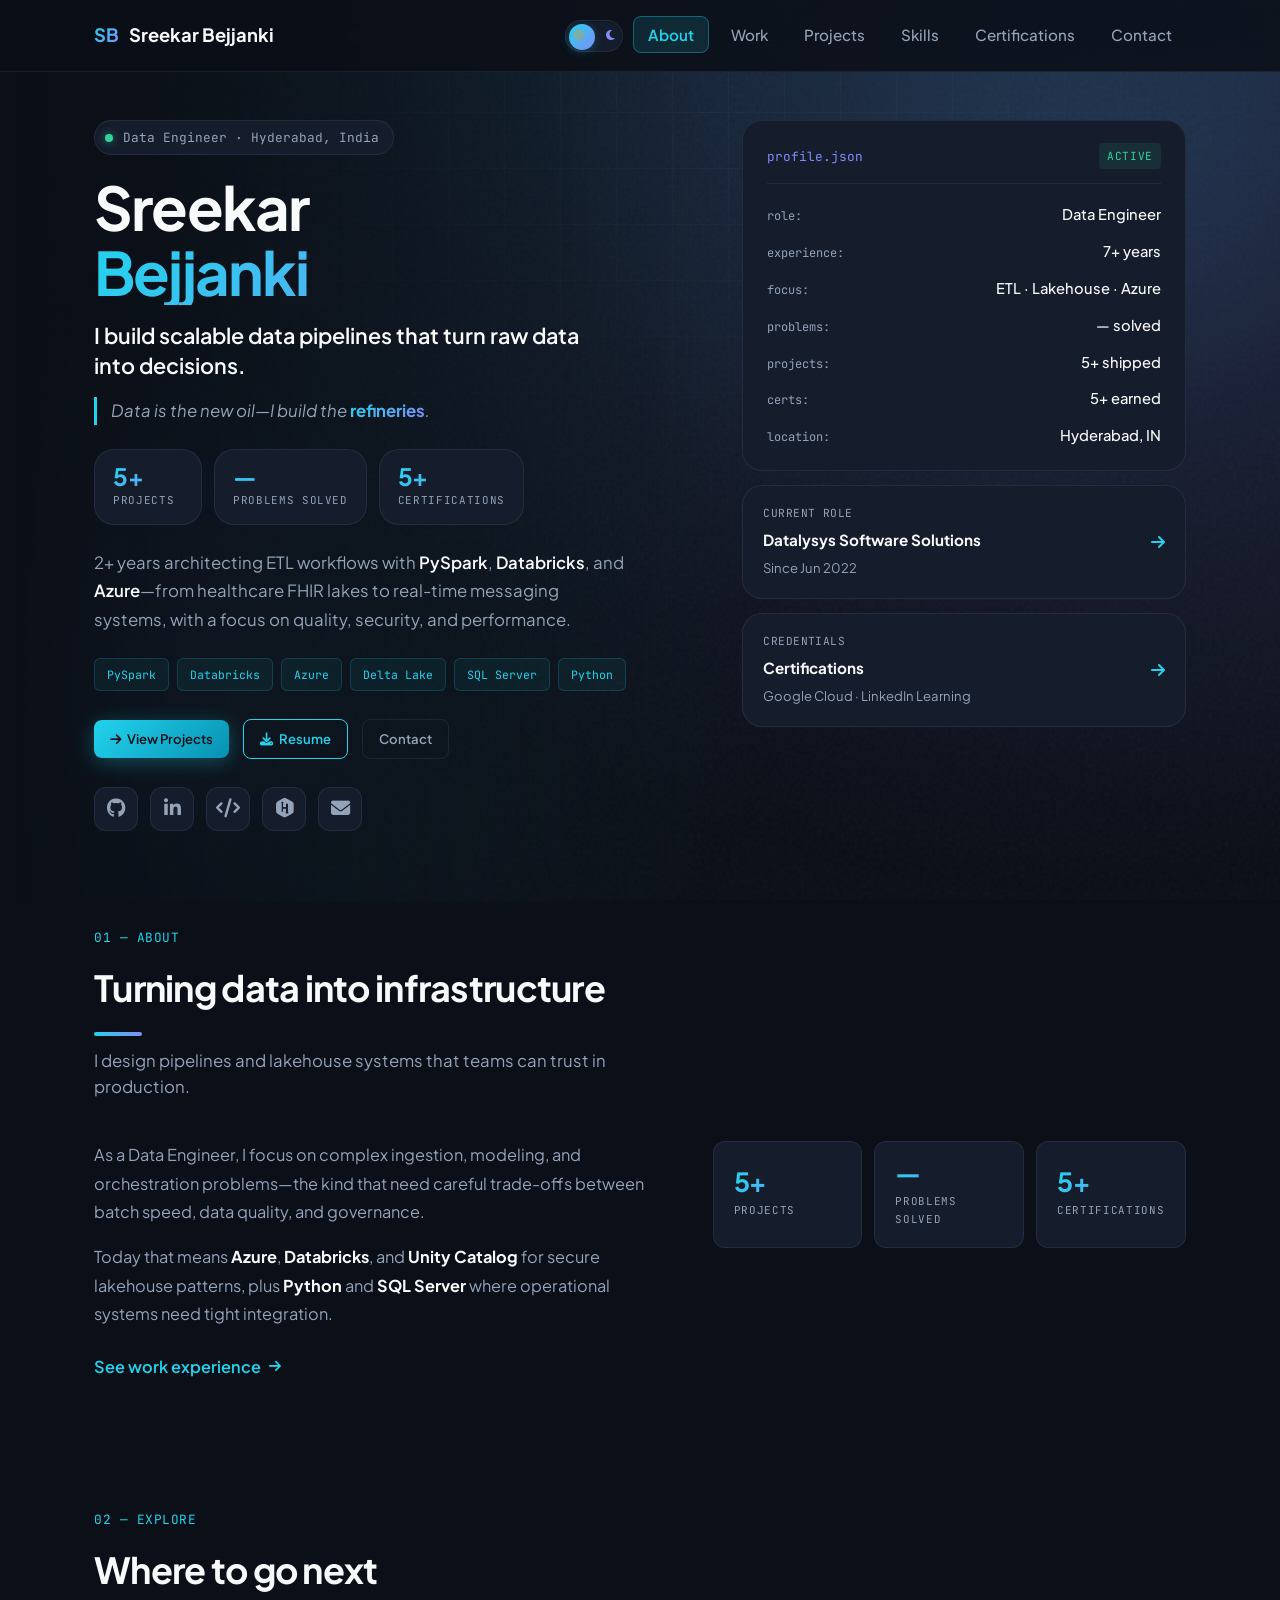
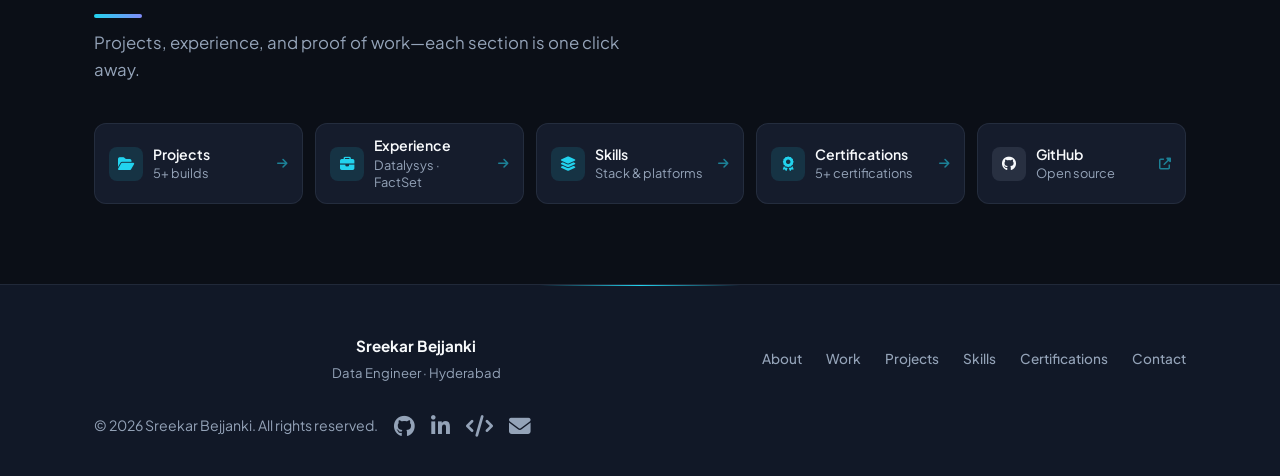
<file: index.html>
<!DOCTYPE html>
<html lang="en">
<head>
  <meta charset="UTF-8">
  <meta name="viewport" content="width=device-width, initial-scale=1.0">
  <meta name="description" content="Sreekar Bejjanki — Data Engineer building scalable pipelines on Azure, Databricks, and PySpark.">
  <meta name="author" content="Sreekar Bejjanki">
  <title>Sreekar Bejjanki | Data Engineer</title>
  <link rel="icon" href="assets/logo.jfif" type="image/avif+xml">
  <meta name="theme-color" content="#0b0f17">
  <script src="theme-init.js"></script>
  <link rel="stylesheet" href="style.css">
  <link rel="stylesheet" href="portfolio-polish.css">
  <link rel="stylesheet" href="https://cdnjs.cloudflare.com/ajax/libs/font-awesome/6.5.1/css/all.min.css" crossorigin="anonymous" referrerpolicy="no-referrer">
  <link rel="preconnect" href="https://fonts.googleapis.com">
  <link rel="preconnect" href="https://fonts.gstatic.com" crossorigin>
  <link href="https://fonts.googleapis.com/css2?family=Plus+Jakarta+Sans:wght@400;500;600;700&family=JetBrains+Mono:wght@400;500&display=swap" rel="stylesheet">
</head>
<body class="home">
  <nav class="main-nav" aria-label="Main navigation">
    <div class="container">
      <a href="index.html" class="logo"><span>SB</span> Sreekar Bejjanki</a>
      <div class="nav-end">
        <button type="button" class="theme-toggle" id="theme-toggle" aria-label="Switch to light mode" aria-pressed="false" title="Switch to light mode">
          <span class="theme-toggle__track" aria-hidden="true">
            <i class="fas fa-sun theme-toggle__icon theme-toggle__icon--sun"></i>
            <i class="fas fa-moon theme-toggle__icon theme-toggle__icon--moon"></i>
            <span class="theme-toggle__thumb"></span>
          </span>
        </button>
        <button class="nav-toggle" type="button" aria-label="Toggle menu" aria-expanded="false">
          <span></span><span></span><span></span>
        </button>
        <ul>
          <li><a href="index.html">About</a></li>
          <li><a href="work.html">Work</a></li>
          <li><a href="projects.html">Projects</a></li>
          <li><a href="skills.html">Skills</a></li>
          <li><a href="certifications.html">Certifications</a></li>
          <li><a href="contact.html">Contact</a></li>
        </ul>
      </div>
    </div>
  </nav>

  <header class="hero" aria-label="Introduction">
    <div class="hero-bg" aria-hidden="true"></div>
    <div class="container hero-grid">
      <div class="hero-main">
        <p class="hero-eyebrow">
          <span class="status-dot" aria-hidden="true"></span>
          Data Engineer · Hyderabad, India
        </p>
        <h1 class="hero-title">
          Sreekar
          <span class="text-gradient">Bejjanki</span>
        </h1>
       
        <p class="hero-role">I build scalable data pipelines that turn raw data into decisions.</p>
        <p class="hero-tagline">Data is the new oil—I build the <strong>refineries</strong>.</p>
        <ul class="hero-metrics" aria-label="Portfolio highlights">
          <li class="hero-metric">
            <strong data-portfolio-stat="projects">—</strong>
            <span>Projects</span>
          </li>
          <li class="hero-metric">
            <strong data-portfolio-stat="problems">—</strong>
            <span>Problems Solved</span>
          </li>
          <li class="hero-metric">
            <strong data-portfolio-stat="certifications">—</strong>
            <span>Certifications</span>
          </li>
        </ul>
        <p class="hero-lead">
          2+ years architecting ETL workflows with <strong>PySpark</strong>, <strong>Databricks</strong>, and <strong>Azure</strong>—from healthcare FHIR lakes to real-time messaging systems, with a focus on quality, security, and performance.
        </p>
        <div class="hero-tech" aria-label="Core technologies">
          <span>PySpark</span>
          <span>Databricks</span>
          <span>Azure</span>
          <span>Delta Lake</span>
          <span>SQL Server</span>
          <span>Python</span>
        </div>
        <div class="hero-actions">
          <a href="projects.html" class="btn primary-btn">
            <i class="fas fa-arrow-right"></i> View Projects
          </a>
          <a href="assets/sreekar_bejjanki.pdf" class="btn secondary-btn" download>
            <i class="fas fa-download"></i> Resume
          </a>
          <a href="contact.html" class="btn ghost-btn">Contact</a>
        </div>
        <div class="social-links hero-social">
          <a href="https://github.com/bejjankisreekar" target="_blank" rel="noopener noreferrer" aria-label="GitHub"><i class="fab fa-github"></i></a>
          <a href="https://www.linkedin.com/in/sreekarbejjanki/" target="_blank" rel="noopener noreferrer" aria-label="LinkedIn"><i class="fab fa-linkedin-in"></i></a>
          <a href="https://leetcode.com/u/sreekarbejjanki/" target="_blank" rel="noopener noreferrer" aria-label="LeetCode"><i class="fas fa-code"></i></a>
          <a href="https://www.hackerrank.com/sreekarbejjanki" target="_blank" rel="noopener noreferrer" aria-label="HackerRank"><i class="fab fa-hackerrank"></i></a>
          <a href="mailto:sreekarbejjanki@gmail.com" aria-label="Email"><i class="fas fa-envelope"></i></a>
        </div>
      </div>

      <aside class="hero-panel" aria-label="Profile snapshot">
        <div class="panel-card panel-card--primary">
          <div class="panel-top">
            <span class="panel-label">profile.json</span>
            <span class="panel-status">active</span>
          </div>
          <dl class="panel-stats">
            <div class="panel-row">
              <dt>role</dt>
              <dd>Data Engineer</dd>
            </div>
            <div class="panel-row">
              <dt>experience</dt>
              <dd data-portfolio-stat="experience-panel">— years</dd>
            </div>
            <div class="panel-row">
              <dt>focus</dt>
              <dd>ETL · Lakehouse · Azure</dd>
            </div>
            <div class="panel-row">
              <dt>problems</dt>
              <dd data-portfolio-stat="problems-panel">— solved</dd>
            </div>
            <div class="panel-row">
              <dt>projects</dt>
              <dd data-portfolio-stat="projects-panel">— shipped</dd>
            </div>
            <div class="panel-row">
              <dt>certs</dt>
              <dd data-portfolio-stat="certifications-panel">— earned</dd>
            </div>
            <div class="panel-row">
              <dt>location</dt>
              <dd>Hyderabad, IN</dd>
            </div>
          </dl>
        </div>
        <a href="work.html" class="panel-card panel-card--link">
          <div>
            <span class="panel-link-label">Current role</span>
            <strong>Datalysys Software Solutions</strong>
            <span class="panel-link-meta">Since Jun 2022</span>
          </div>
          <i class="fas fa-arrow-right" aria-hidden="true"></i>
        </a>
        <a href="certifications.html" class="panel-card panel-card--link">
          <div>
            <span class="panel-link-label">Credentials</span>
            <strong>Certifications</strong>
            <span class="panel-link-meta">Google Cloud · LinkedIn Learning</span>
          </div>
          <i class="fas fa-arrow-right" aria-hidden="true"></i>
        </a>
      </aside>
    </div>
  </header>

  <main class="main-content">
    <section id="about" class="section home-about visible">
      <div class="container">
        <header class="section-header section-header--left">
          <span class="section-kicker">01 — About</span>
          <h2 class="section-title">Turning data into infrastructure</h2>
          <p class="section-lead">I design pipelines and lakehouse systems that teams can trust in production.</p>
        </header>
        <div class="about-grid">
          <div class="about-copy">
            <p>
              As a Data Engineer, I focus on complex ingestion, modeling, and orchestration problems—the kind that need careful trade-offs between batch speed, data quality, and governance.
            </p>
            <p>
              Today that means <strong>Azure</strong>, <strong>Databricks</strong>, and <strong>Unity Catalog</strong> for secure lakehouse patterns, plus <strong>Python</strong> and <strong>SQL Server</strong> where operational systems need tight integration.
            </p>
            <a href="work.html" class="text-link">
              See work experience <i class="fas fa-arrow-right"></i>
            </a>
          </div>
          <ul class="about-metrics" aria-label="Career highlights">
            <li class="about-metric ui-card">
              <strong data-portfolio-stat="projects">—</strong>
              <span>Projects</span>
            </li>
            <li class="about-metric ui-card">
              <strong data-portfolio-stat="problems">—</strong>
              <span>Problems Solved</span>
            </li>
            <li class="about-metric ui-card">
              <strong data-portfolio-stat="certifications">—</strong>
              <span>Certifications</span>
            </li>
          </ul>
        </div>
      </div>
    </section>

    <section class="section home-explore">
      <div class="container">
        <header class="section-header section-header--left">
          <span class="section-kicker">02 — Explore</span>
          <h2 class="section-title">Where to go next</h2>
          <p class="section-lead">Projects, experience, and proof of work—each section is one click away.</p>
        </header>
        <div class="card-grid home-explore-grid">
          <a href="projects.html" class="bento-card ui-card ui-card--square">
            <span class="ui-card__icon"><i class="fas fa-folder-open"></i></span>
            <span class="ui-card__copy"><span class="ui-card__title">Projects</span><span class="ui-card__text" data-portfolio-stat="projects-bento">— builds</span></span>
            <span class="ui-card__arrow"><i class="fas fa-arrow-right"></i></span>
          </a>
          <a href="work.html" class="bento-card ui-card ui-card--square">
            <span class="ui-card__icon"><i class="fas fa-briefcase"></i></span>
            <span class="ui-card__copy"><span class="ui-card__title">Experience</span><span class="ui-card__text">Datalysys · FactSet</span></span>
            <span class="ui-card__arrow"><i class="fas fa-arrow-right"></i></span>
          </a>
          <a href="skills.html" class="bento-card ui-card ui-card--square">
            <span class="ui-card__icon"><i class="fas fa-layer-group"></i></span>
            <span class="ui-card__copy"><span class="ui-card__title">Skills</span><span class="ui-card__text">Stack &amp; platforms</span></span>
            <span class="ui-card__arrow"><i class="fas fa-arrow-right"></i></span>
          </a>
          <a href="certifications.html" class="bento-card ui-card ui-card--square">
            <span class="ui-card__icon"><i class="fas fa-award"></i></span>
            <span class="ui-card__copy"><span class="ui-card__title">Certifications</span><span class="ui-card__text" data-portfolio-stat="certifications-bento">— earned</span></span>
            <span class="ui-card__arrow"><i class="fas fa-arrow-right"></i></span>
          </a>
          <a href="https://github.com/bejjankisreekar" class="bento-card ui-card ui-card--square" target="_blank" rel="noopener noreferrer">
            <span class="ui-card__icon icon-github"><i class="fab fa-github"></i></span>
            <span class="ui-card__copy"><span class="ui-card__title">GitHub</span><span class="ui-card__text">Open source</span></span>
            <span class="ui-card__arrow"><i class="fas fa-external-link-alt"></i></span>
          </a>
        </div>
      </div>
    </section>
  </main>

  <footer class="footer">
    <div class="container">
      <p>&copy; <span id="year">2026</span> Sreekar Bejjanki. All rights reserved.</p>
      <div class="footer-social-links">
        <a href="https://github.com/bejjankisreekar" target="_blank" rel="noopener noreferrer" aria-label="GitHub"><i class="fab fa-github"></i></a>
        <a href="https://www.linkedin.com/in/sreekarbejjanki/" target="_blank" rel="noopener noreferrer" aria-label="LinkedIn"><i class="fab fa-linkedin-in"></i></a>
        <a href="https://leetcode.com/u/sreekarbejjanki/" target="_blank" rel="noopener noreferrer" aria-label="LeetCode"><i class="fas fa-code"></i></a>
        <a href="mailto:sreekarbejjanki@gmail.com" aria-label="Email"><i class="fas fa-envelope"></i></a>
      </div>
    </div>
  </footer>
  <script src="portfolio.js"></script>
  <script src="script.js"></script>
</body>
</html>
</file>
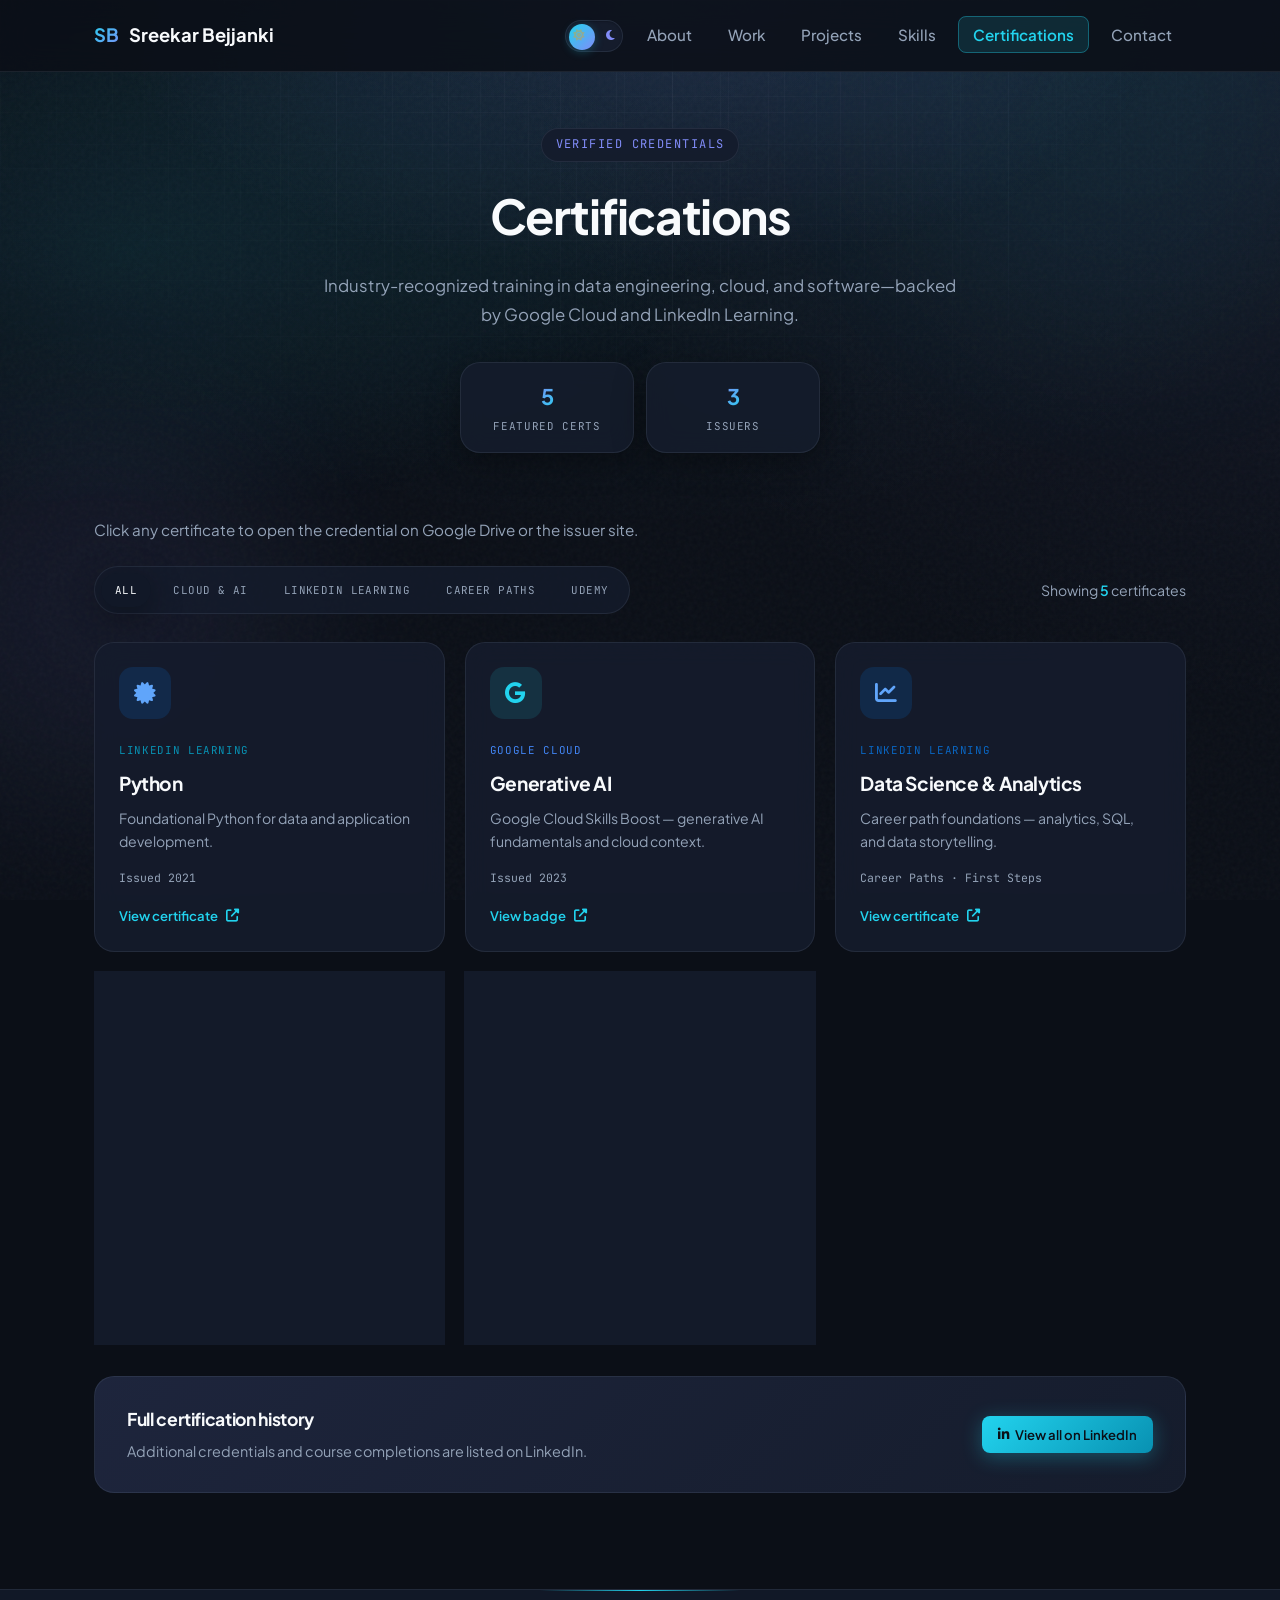
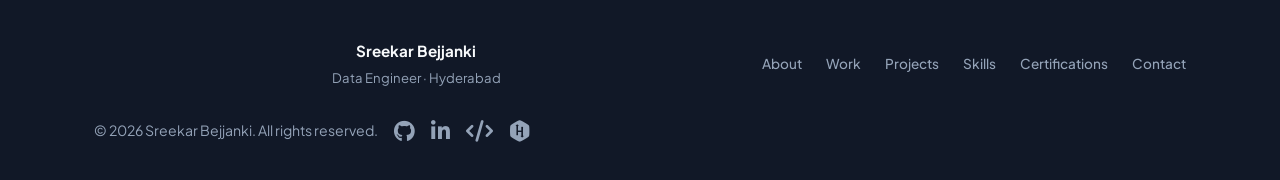
<file: certifications.html>
<!DOCTYPE html>
<html lang="en">
<head>
  <meta charset="UTF-8">
  <meta name="viewport" content="width=device-width, initial-scale=1.0">
  <meta name="description" content="Professional certifications — Sreekar Bejjanki, Data Engineer. Google Cloud, LinkedIn Learning, and more.">
  <title>Certifications | Sreekar Bejjanki</title>
  <link rel="icon" href="assets/logo.jfif" type="image/svg+xml">
  <meta name="theme-color" content="#0b0f17">
  <script src="theme-init.js"></script>
  <link rel="stylesheet" href="style.css">
  <link rel="stylesheet" href="portfolio-polish.css">
  <link rel="stylesheet" href="https://cdnjs.cloudflare.com/ajax/libs/font-awesome/6.5.1/css/all.min.css" crossorigin="anonymous" referrerpolicy="no-referrer">
  <link rel="preconnect" href="https://fonts.googleapis.com">
  <link rel="preconnect" href="https://fonts.gstatic.com" crossorigin>
  <link href="https://fonts.googleapis.com/css2?family=Plus+Jakarta+Sans:wght@400;500;600;700&family=JetBrains+Mono:wght@400;500&display=swap" rel="stylesheet">
</head>
<body class="page-certifications">
  <nav class="main-nav" aria-label="Main navigation">
    <div class="container">
      <a href="index.html" class="logo"><span>SB</span> Sreekar Bejjanki</a>
      <div class="nav-end">
        <button type="button" class="theme-toggle" id="theme-toggle" aria-label="Switch to light mode" aria-pressed="false" title="Switch to light mode">
          <span class="theme-toggle__track" aria-hidden="true">
            <i class="fas fa-sun theme-toggle__icon theme-toggle__icon--sun"></i>
            <i class="fas fa-moon theme-toggle__icon theme-toggle__icon--moon"></i>
            <span class="theme-toggle__thumb"></span>
          </span>
        </button>
        <button class="nav-toggle" type="button" aria-label="Toggle menu" aria-expanded="false">
          <span></span><span></span><span></span>
        </button>
        <ul>
          <li><a href="index.html">About</a></li>
          <li><a href="work.html">Work</a></li>
          <li><a href="projects.html">Projects</a></li>
          <li><a href="skills.html">Skills</a></li>
          <li><a href="certifications.html">Certifications</a></li>
          <li><a href="contact.html">Contact</a></li>
        </ul>
      </div>
    </div>
  </nav>

  <main class="main-content">
    <header class="certs-hero">
      <div class="certs-hero__grid" aria-hidden="true"></div>
      <div class="container certs-hero__inner">
        <p class="certs-hero__kicker">Verified credentials</p>
        <h1>Certifications</h1>
        <p class="certs-hero__lead">
          Industry-recognized training in data engineering, cloud, and software—backed by Google Cloud and LinkedIn Learning.
        </p>
        <ul class="certs-hero__stats" aria-label="Certifications summary">
          <li><strong data-certs-stat="count">5</strong><span>Featured certs</span></li>
          <li><strong>3</strong><span>Issuers</span></li>
        </ul>
      </div>
    </header>

    <section class="section certs-section" aria-labelledby="certs-grid-heading">
      <div class="container">
        <div class="certs-section-head">
          <h2 id="certs-grid-heading" class="visually-hidden">Certificate list</h2>
          <p>Click any certificate to open the credential on Google Drive or the issuer site.</p>
        </div>

        <div class="certs-toolbar">
          <div class="certs-filters" role="tablist" aria-label="Certification categories">
            <button type="button" class="certs-filter is-active" role="tab" aria-selected="true" data-cert-filter-btn="all">All</button>
            <button type="button" class="certs-filter" role="tab" aria-selected="false" data-cert-filter-btn="cloud">Cloud &amp; AI</button>
            <button type="button" class="certs-filter" role="tab" aria-selected="false" data-cert-filter-btn="learning">LinkedIn Learning</button>
            <button type="button" class="certs-filter" role="tab" aria-selected="false" data-cert-filter-btn="career">Career Paths</button>
            <button type="button" class="certs-filter" role="tab" aria-selected="false" data-cert-filter-btn="udemy">Udemy</button>
          </div>
          <p class="certs-toolbar__meta" aria-live="polite">Showing <span data-certs-visible-count>5</span> certificates</p>
        </div>

        <div class="certs-showcase-grid" data-certs-grid>
          <a
            href="https://drive.google.com/file/d/10JZ-4SVTCSGfES_kh8Pp7Sjhiv8Pe8Z2/view?usp=drive_link"
            class="cert-showcase"
            data-cert-item
            data-cert-filter="learning"
            data-cert-drive-key="python"
            data-cert-drive="10JZ-4SVTCSGfES_kh8Pp7Sjhiv8Pe8Z2"
            target="_blank"
            rel="noopener noreferrer"
            style="--cert-accent: #0891b2"
          >
            <span class="cert-showcase__shine" aria-hidden="true"></span>
            <div class="cert-showcase__icon icon-linkedin"><i class="fas fa-certificate"></i></div>
            <div class="cert-showcase__body">
              <span class="cert-showcase__issuer">LinkedIn Learning</span>
              <h3>Python</h3>
              <p>Foundational Python for data and application development.</p>
              <span class="cert-showcase__meta">Issued 2021</span>
            </div>
            <span class="cert-showcase__cta">View certificate <i class="fas fa-external-link-alt"></i></span>
          </a>

          <a
            href="https://www.skills.google/public_profiles/c89d12d4-015b-4acf-9c3b-fb5d2cc46975/badges/4229399?utm_medium=social&amp;utm_source=linkedin&amp;utm_campaign=ql-social-share"
            class="cert-showcase"
            data-cert-item
            data-cert-filter="cloud"
            target="_blank"
            rel="noopener noreferrer"
            style="--cert-accent: #4285f4"
          >
            <span class="cert-showcase__shine" aria-hidden="true"></span>
            <div class="cert-showcase__icon icon-email"><i class="fab fa-google"></i></div>
            <div class="cert-showcase__body">
              <span class="cert-showcase__issuer">Google Cloud</span>
              <h3>Generative AI</h3>
              <p>Google Cloud Skills Boost — generative AI fundamentals and cloud context.</p>
              <span class="cert-showcase__meta">Issued 2023</span>
            </div>
            <span class="cert-showcase__cta">View badge <i class="fas fa-external-link-alt"></i></span>
          </a>

          <a
            href="assets/certs/data_science.png"
            class="cert-showcase"
            data-cert-item
            data-cert-filter="career"
            target="_blank"
            rel="noopener noreferrer"
            style="--cert-accent: #0a66c2"
          >
            <span class="cert-showcase__shine" aria-hidden="true"></span>
            <div class="cert-showcase__icon icon-linkedin"><i class="fas fa-chart-line"></i></div>
            <div class="cert-showcase__body">
              <span class="cert-showcase__issuer">LinkedIn Learning</span>
              <h3>Data Science &amp; Analytics</h3>
              <p>Career path foundations — analytics, SQL, and data storytelling.</p>
              <span class="cert-showcase__meta">Career Paths · First Steps</span>
            </div>
            <span class="cert-showcase__cta">View certificate <i class="fas fa-external-link-alt"></i></span>
          </a>

          <a
            href="https://drive.google.com/file/d/YOUR_DJANGO_FILE_ID/view?usp=sharing"
            class="cert-showcase"
            data-cert-item
            data-cert-filter="learning"
            data-cert-drive-key="django"
            data-cert-drive="YOUR_DJANGO_FILE_ID"
            target="_blank"
            rel="noopener noreferrer"
            style="--cert-accent: #059669"
          >
            <span class="cert-showcase__shine" aria-hidden="true"></span>
            <div class="cert-showcase__icon icon-linkedin"><i class="fas fa-certificate"></i></div>
            <div class="cert-showcase__body">
              <span class="cert-showcase__issuer">LinkedIn Learning</span>
              <h3>Django</h3>
              <p>Web framework essentials for APIs and full-stack Python applications.</p>
              <span class="cert-showcase__meta">Issued 2021</span>
            </div>
            <span class="cert-showcase__cta">View certificate <i class="fas fa-external-link-alt"></i></span>
          </a>

          <a
            href="https://www.udemy.com/certificate/UC-acaa888c-bb2b-4d00-89c7-0d5e2f82faa1/"
            class="cert-showcase"
            data-cert-item
            data-cert-filter="udemy"
            target="_blank"
            rel="noopener noreferrer"
            style="--cert-accent: #a435f0"
          >
            <span class="cert-showcase__shine" aria-hidden="true"></span>
            <div class="cert-showcase__icon icon-udemy"><i class="fab fa-udemy"></i></div>
            <div class="cert-showcase__body">
              <span class="cert-showcase__issuer">Udemy</span>
              <h3>GIT, GitLab, GitHub Fundamentals for Software Developers</h3>
              <p>Version control with Git, GitHub, and GitLab for collaborative software development.</p>
              <span class="cert-showcase__meta">Course completion</span>
            </div>
            <span class="cert-showcase__cta">View certificate <i class="fas fa-external-link-alt"></i></span>
          </a>
        </div>

        <div class="certs-empty" data-certs-empty hidden>
          <div class="certs-empty__icon" aria-hidden="true"><i class="fas fa-award"></i></div>
          <h3>No certificates in this category</h3>
          <p>Try another filter or view all credentials.</p>
          <button type="button" class="btn primary-btn" data-certs-filter-reset>View all</button>
        </div>

        <aside class="certs-linkedin-banner">
          <div class="certs-linkedin-banner__copy">
            <h3>Full certification history</h3>
            <p>Additional credentials and course completions are listed on LinkedIn.</p>
          </div>
          <a href="https://www.linkedin.com/in/sreekarbejjanki/details/certifications/" class="btn primary-btn" target="_blank" rel="noopener noreferrer">
            <i class="fab fa-linkedin-in"></i> View all on LinkedIn
          </a>
        </aside>
      </div>
    </section>
  </main>

  <footer class="footer">
    <div class="container">
      <p>&copy; <span id="year">2026</span> Sreekar Bejjanki. All rights reserved.</p>
      <div class="footer-social-links">
        <a href="https://github.com/bejjankisreekar" target="_blank" rel="noopener noreferrer" aria-label="GitHub"><i class="fab fa-github"></i></a>
        <a href="https://www.linkedin.com/in/sreekarbejjanki/" target="_blank" rel="noopener noreferrer" aria-label="LinkedIn"><i class="fab fa-linkedin-in"></i></a>
        <a href="https://leetcode.com/u/sreekarbejjanki/" target="_blank" rel="noopener noreferrer" aria-label="LeetCode"><i class="fas fa-code"></i></a>
        <a href="https://www.hackerrank.com/sreekarbejjanki" target="_blank" rel="noopener noreferrer" aria-label="HackerRank"><i class="fab fa-hackerrank"></i></a>
      </div>
    </div>
  </footer>
  <script src="portfolio.js"></script>
  <script src="script.js"></script>
  <script src="certifications-page.js"></script>
</body>
</html>
</file>
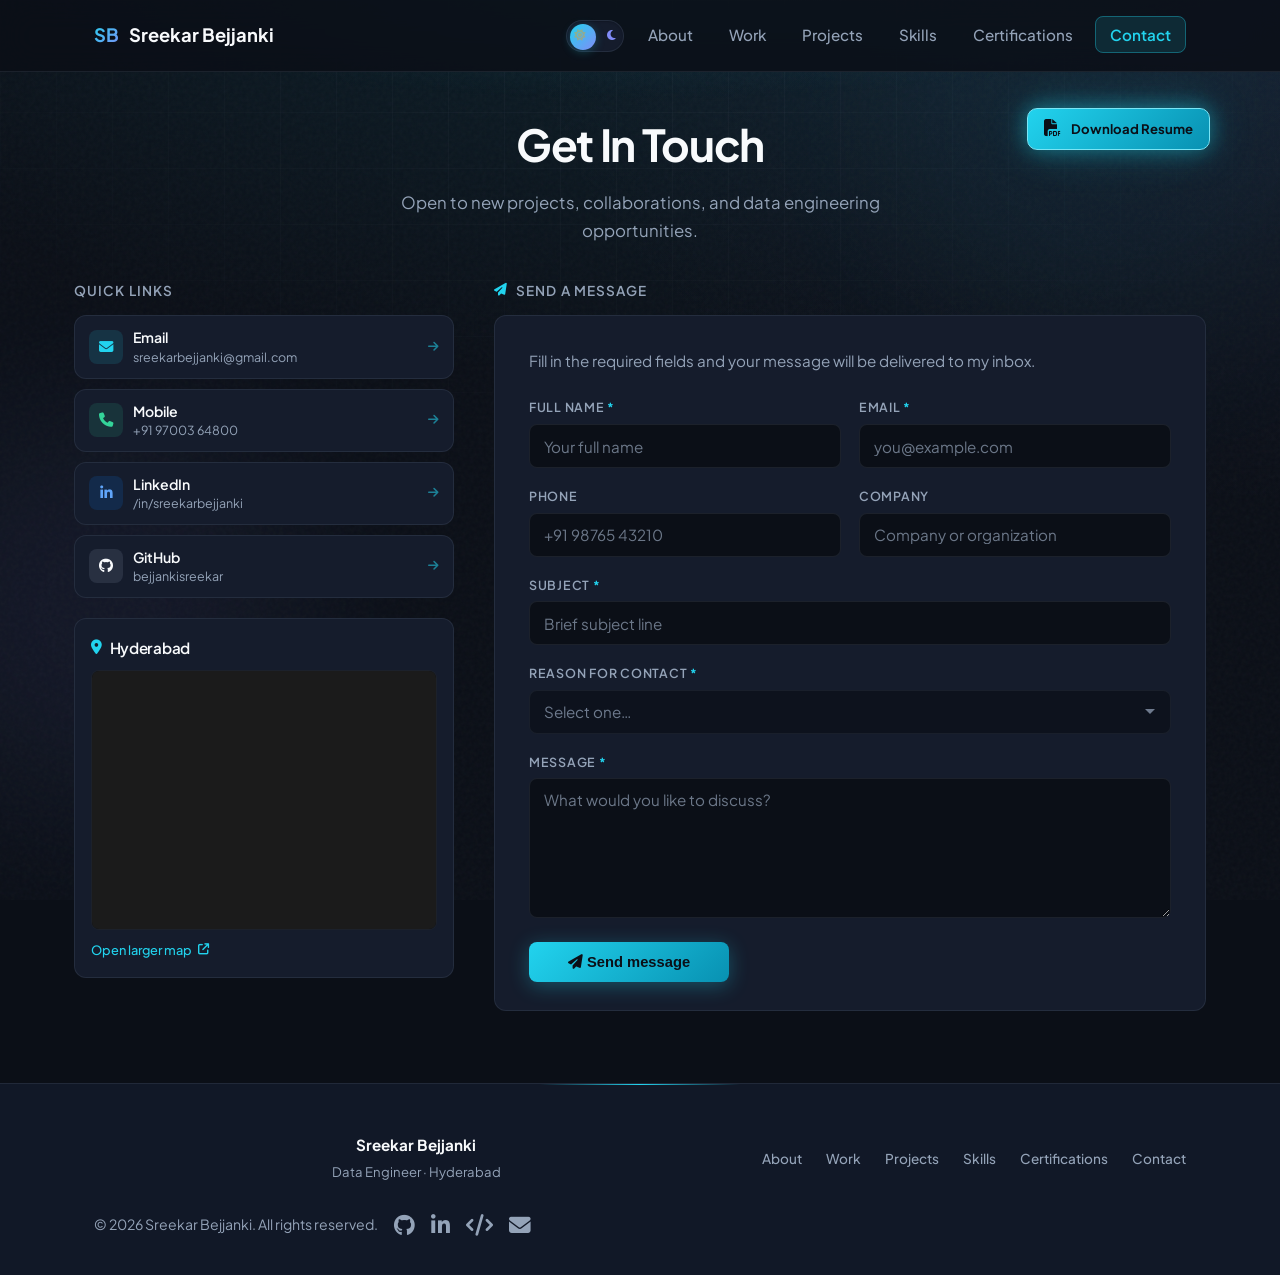
<file: contact.html>
<!DOCTYPE html>
<html lang="en">
<head>
  <meta charset="UTF-8">
  <meta name="viewport" content="width=device-width, initial-scale=1.0">
  <meta name="description" content="Contact Sreekar Bejjanki — Data Engineer open to opportunities.">
  <title>Contact | Sreekar Bejjanki</title>
  <link rel="icon" href="assets/logo.jfif" type="image/svg+xml">
  <meta name="theme-color" content="#0b0f17">
  <script src="theme-init.js"></script>
  <link rel="stylesheet" href="style.css">
  <link rel="stylesheet" href="portfolio-polish.css">
  <link rel="stylesheet" href="https://cdnjs.cloudflare.com/ajax/libs/font-awesome/6.5.1/css/all.min.css" crossorigin="anonymous" referrerpolicy="no-referrer">
  <link rel="preconnect" href="https://fonts.googleapis.com">
  <link rel="preconnect" href="https://fonts.gstatic.com" crossorigin>
  <link href="https://fonts.googleapis.com/css2?family=Plus+Jakarta+Sans:wght@400;500;600;700&family=JetBrains+Mono:wght@400;500&display=swap" rel="stylesheet">
</head>
<body class="page-contact">
  <nav class="main-nav" aria-label="Main navigation">
    <div class="container">
      <a href="index.html" class="logo"><span>SB</span> Sreekar Bejjanki</a>
      <div class="nav-end">
        <button type="button" class="theme-toggle" id="theme-toggle" aria-label="Switch to light mode" aria-pressed="false" title="Switch to light mode">
          <span class="theme-toggle__track" aria-hidden="true">
            <i class="fas fa-sun theme-toggle__icon theme-toggle__icon--sun"></i>
            <i class="fas fa-moon theme-toggle__icon theme-toggle__icon--moon"></i>
            <span class="theme-toggle__thumb"></span>
          </span>
        </button>
        <button class="nav-toggle" type="button" aria-label="Toggle menu" aria-expanded="false">
          <span></span><span></span><span></span>
        </button>
        <ul>
          <li><a href="index.html">About</a></li>
          <li><a href="work.html">Work</a></li>
          <li><a href="projects.html">Projects</a></li>
          <li><a href="skills.html">Skills</a></li>
          <li><a href="certifications.html">Certifications</a></li>
          <li><a href="contact.html">Contact</a></li>
        </ul>
      </div>
    </div>
  </nav>

  <main class="main-content">
    <div class="page-hero page-hero--contact">
      <div class="container page-hero__inner">
        <a href="assets/sreekar_bejjanki.pdf" class="btn resume-cta resume-cta--corner" download>
          <i class="fas fa-file-pdf" aria-hidden="true"></i>
          <span>Download Resume</span>
        </a>
        <h1>Get In Touch</h1>
        <p>Open to new projects, collaborations, and data engineering opportunities.</p>
      </div>
    </div>

    <section class="section section--contact">
      <div class="container contact-page">
        <div class="contact-layout">
          <aside class="contact-sidebar" aria-label="Contact links and location">
            <h2 class="contact-panel-heading">Quick links</h2>

            <div class="contact-links-stack">
              <a href="mailto:sreekarbejjanki@gmail.com" class="contact-tile ui-card ui-card--square" title="sreekarbejjanki@gmail.com">
                <span class="ui-card__icon icon-email" aria-hidden="true"><i class="fas fa-envelope"></i></span>
                <span class="ui-card__copy"><span class="ui-card__title">Email</span><span class="ui-card__text">sreekarbejjanki@gmail.com</span></span>
                <span class="ui-card__arrow" aria-hidden="true"><i class="fas fa-arrow-right"></i></span>
              </a>

              <a href="tel:+919700364800" class="contact-tile ui-card ui-card--square">
                <span class="ui-card__icon icon-phone" aria-hidden="true"><i class="fas fa-phone"></i></span>
                <span class="ui-card__copy"><span class="ui-card__title">Mobile</span><span class="ui-card__text">+91 97003 64800</span></span>
                <span class="ui-card__arrow" aria-hidden="true"><i class="fas fa-arrow-right"></i></span>
              </a>

              <a href="https://www.linkedin.com/in/sreekarbejjanki/" class="contact-tile ui-card ui-card--square" target="_blank" rel="noopener noreferrer">
                <span class="ui-card__icon icon-linkedin" aria-hidden="true"><i class="fab fa-linkedin-in"></i></span>
                <span class="ui-card__copy"><span class="ui-card__title">LinkedIn</span><span class="ui-card__text">/in/sreekarbejjanki</span></span>
                <span class="ui-card__arrow" aria-hidden="true"><i class="fas fa-arrow-right"></i></span>
              </a>

              <a href="https://github.com/bejjankisreekar" class="contact-tile ui-card ui-card--square" target="_blank" rel="noopener noreferrer">
                <span class="ui-card__icon icon-github" aria-hidden="true"><i class="fab fa-github"></i></span>
                <span class="ui-card__copy"><span class="ui-card__title">GitHub</span><span class="ui-card__text">bejjankisreekar</span></span>
                <span class="ui-card__arrow" aria-hidden="true"><i class="fas fa-arrow-right"></i></span>
              </a>
            </div>

            <div class="contact-map ui-card">
              <h3 class="contact-map__title"><i class="fas fa-location-dot" aria-hidden="true"></i> Hyderabad</h3>
              <div class="contact-map__frame">
                <iframe
                  title="Map of Hyderabad, Telangana"
                  src="https://www.openstreetmap.org/export/embed.html?bbox=78.3672%2C17.3050%2C78.5672%2C17.4850&amp;layer=mapnik&amp;marker=17.3850%2C78.4867"
                  loading="lazy"
                  referrerpolicy="no-referrer-when-downgrade"
                  allowfullscreen>
                </iframe>
              </div>
              <a href="https://www.openstreetmap.org/?mlat=17.3850&amp;mlon=78.4867#map=12/17.3850/78.4867" class="contact-map__link" target="_blank" rel="noopener noreferrer">
                Open larger map <i class="fas fa-arrow-up-right-from-square" aria-hidden="true"></i>
              </a>
            </div>
          </aside>

          <div class="contact-main">
            <h2 class="contact-panel-heading contact-panel-heading--form"><i class="fas fa-paper-plane" aria-hidden="true"></i> Send a message</h2>

            <form id="contact-form" class="contact-form ui-card" action="https://formsubmit.co/ajax/sreekarbejjanki@gmail.com" method="POST">
              <input type="text" name="_honey" class="contact-form__honeypot" tabindex="-1" autocomplete="off" aria-hidden="true">

              <p class="contact-form__lead">Fill in the required fields and your message will be delivered to my inbox.</p>

              <div class="contact-form__fields">
                <label class="contact-form__field">
                  <span class="contact-form__label contact-form__label--required">Full name</span>
                  <input type="text" name="name" required autocomplete="name" placeholder="Your full name">
                </label>
                <label class="contact-form__field">
                  <span class="contact-form__label contact-form__label--required">Email</span>
                  <input type="email" name="email" required autocomplete="email" placeholder="you@example.com">
                </label>
                <label class="contact-form__field">
                  <span class="contact-form__label">Phone</span>
                  <input type="tel" name="phone" autocomplete="tel" placeholder="+91 98765 43210">
                </label>
                <label class="contact-form__field">
                  <span class="contact-form__label">Company</span>
                  <input type="text" name="company" autocomplete="organization" placeholder="Company or organization">
                </label>
                <label class="contact-form__field contact-form__field--full">
                  <span class="contact-form__label contact-form__label--required">Subject</span>
                  <input type="text" name="subject" required placeholder="Brief subject line">
                </label>
                <label class="contact-form__field contact-form__field--full">
                  <span class="contact-form__label contact-form__label--required">Reason for contact</span>
                  <select name="inquiry_type" required>
                    <option value="" disabled selected>Select one…</option>
                    <option value="Job opportunity">Job opportunity</option>
                    <option value="Project collaboration">Project collaboration</option>
                    <option value="Freelance / contract">Freelance / contract</option>
                    <option value="Networking">Networking</option>
                    <option value="Other">Other</option>
                  </select>
                </label>
                <label class="contact-form__field contact-form__field--full">
                  <span class="contact-form__label contact-form__label--required">Message</span>
                  <textarea name="message" required rows="5" placeholder="What would you like to discuss?"></textarea>
                </label>
              </div>

              <div class="contact-form__actions">
                <button type="submit" class="btn primary-btn" id="contact-form-submit">
                  <span class="contact-form__submit-label"><i class="fas fa-paper-plane" aria-hidden="true"></i> Send message</span>
                  <span class="contact-form__submit-busy" hidden><i class="fas fa-spinner fa-spin" aria-hidden="true"></i> Sending…</span>
                </button>
                <p id="contact-form-status" class="contact-form__status" role="status" aria-live="polite" hidden></p>
              </div>
            </form>
          </div>
        </div>
      </div>
    </section>
  </main>

  <footer class="footer">
    <div class="container">
      <p>&copy; <span id="year">2026</span> Sreekar Bejjanki. All rights reserved.</p>
      <div class="footer-social-links">
        <a href="https://github.com/bejjankisreekar" target="_blank" rel="noopener noreferrer" aria-label="GitHub"><i class="fab fa-github"></i></a>
        <a href="https://www.linkedin.com/in/sreekarbejjanki/" target="_blank" rel="noopener noreferrer" aria-label="LinkedIn"><i class="fab fa-linkedin-in"></i></a>
        <a href="https://leetcode.com/u/sreekarbejjanki/" target="_blank" rel="noopener noreferrer" aria-label="LeetCode"><i class="fas fa-code"></i></a>
        <a href="mailto:sreekarbejjanki@gmail.com" aria-label="Email"><i class="fas fa-envelope"></i></a>
      </div>
    </div>
  </footer>
  <script src="portfolio.js"></script>
  <script src="script.js"></script>
  <script src="contact-form.js"></script>
</body>
</html>
</file>
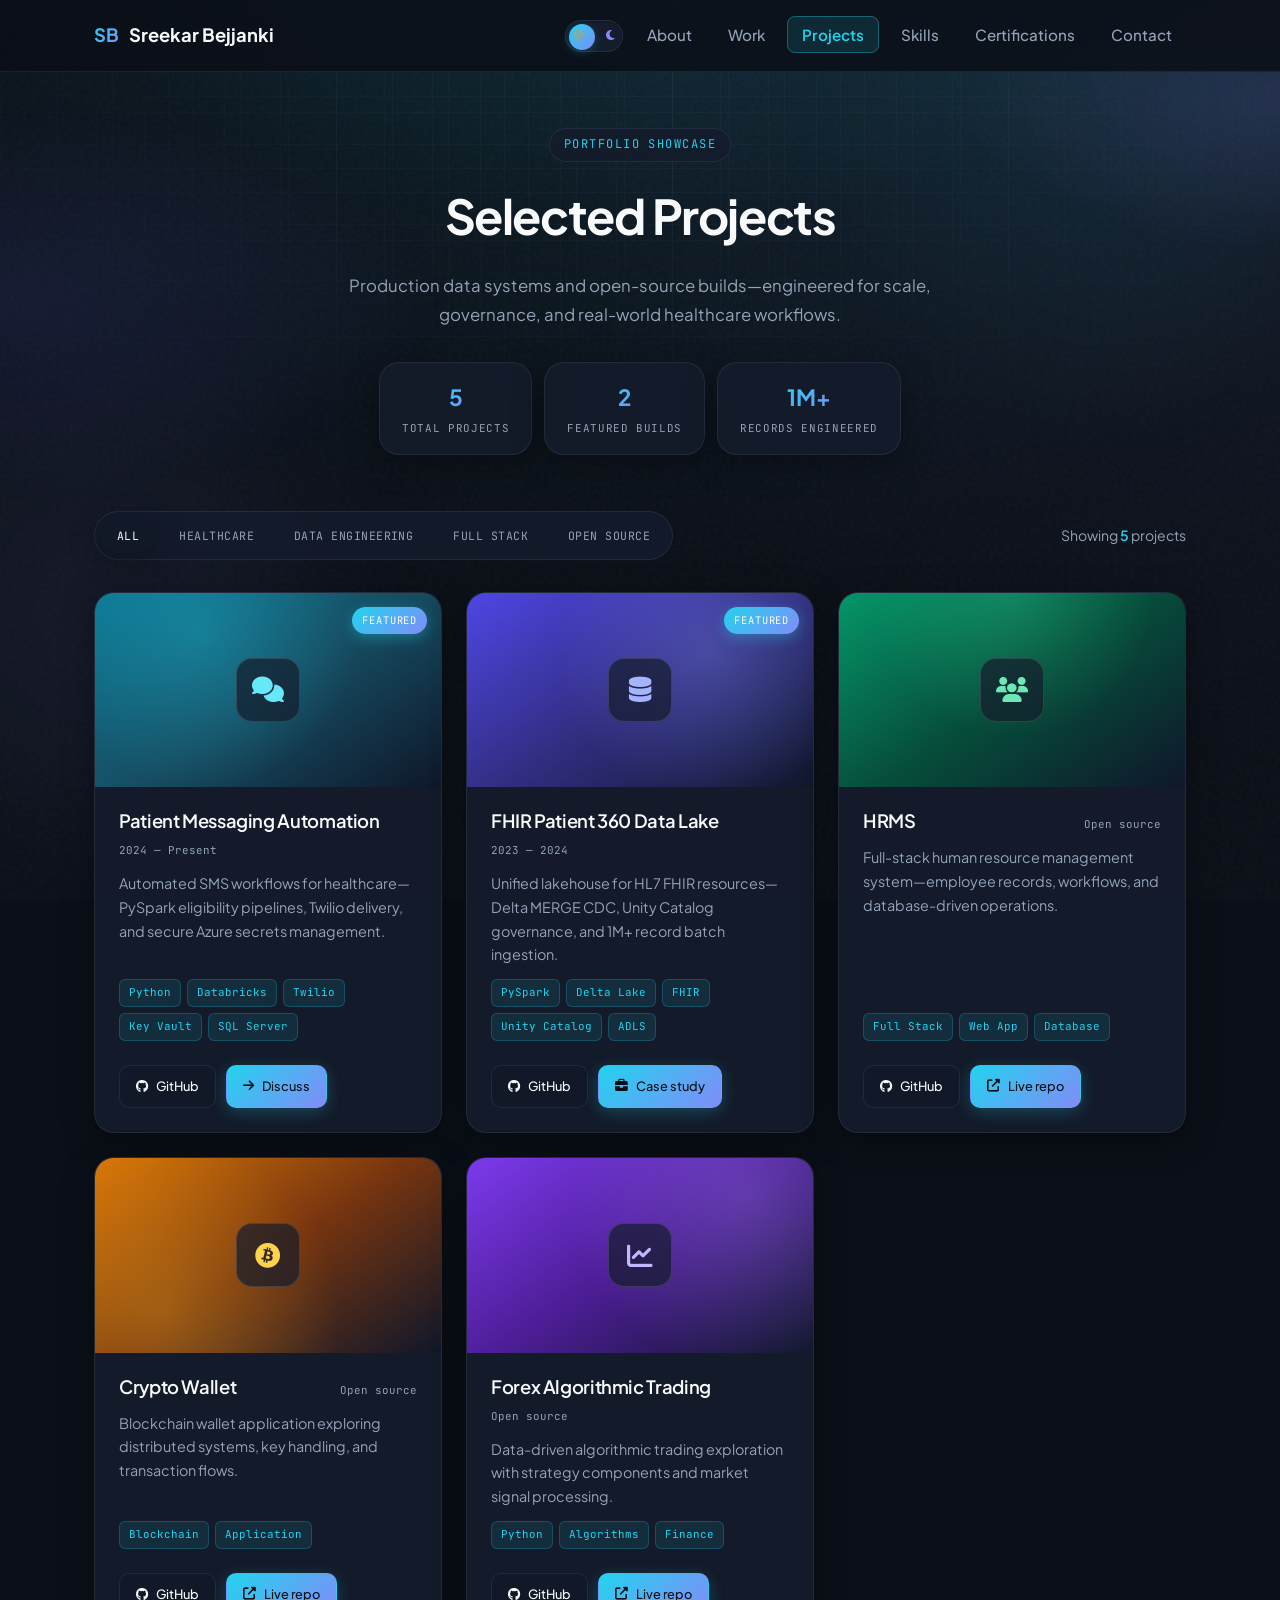
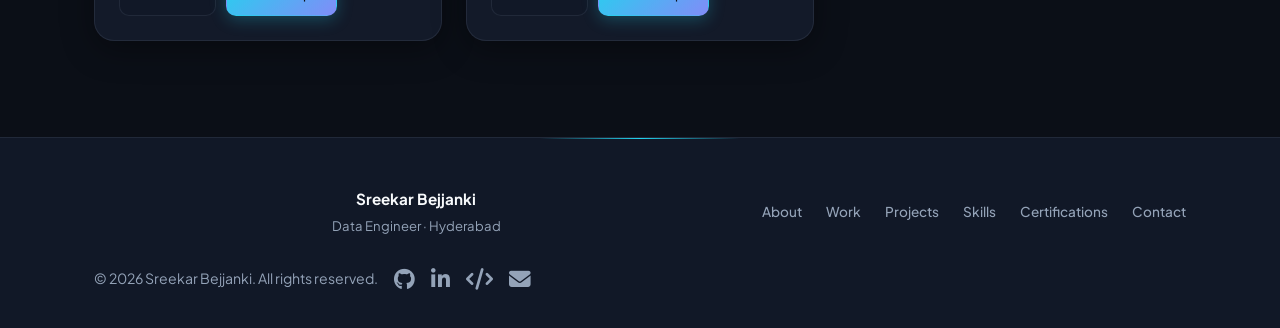
<file: projects.html>
<!DOCTYPE html>
<html lang="en">
<head>
  <meta charset="UTF-8">
  <meta name="viewport" content="width=device-width, initial-scale=1.0">
  <meta name="description" content="Data engineering projects by Sreekar Bejjanki — healthcare pipelines, FHIR integration, and open-source work.">
  <title>Projects | Sreekar Bejjanki</title>
  <link rel="icon" href="assets/logo.jfif" type="image/svg+xml">
  <meta name="theme-color" content="#0b0f17">
  <script src="theme-init.js"></script>
  <link rel="stylesheet" href="style.css">
  <link rel="stylesheet" href="portfolio-polish.css">
  <link rel="stylesheet" href="https://cdnjs.cloudflare.com/ajax/libs/font-awesome/6.5.1/css/all.min.css" crossorigin="anonymous" referrerpolicy="no-referrer">
  <link rel="preconnect" href="https://fonts.googleapis.com">
  <link rel="preconnect" href="https://fonts.gstatic.com" crossorigin>
  <link href="https://fonts.googleapis.com/css2?family=Plus+Jakarta+Sans:wght@400;500;600;700&family=JetBrains+Mono:wght@400;500&display=swap" rel="stylesheet">
</head>
<body class="page-projects">
  <nav class="main-nav" aria-label="Main navigation">
    <div class="container">
      <a href="index.html" class="logo"><span>SB</span> Sreekar Bejjanki</a>
      <div class="nav-end">
        <button type="button" class="theme-toggle" id="theme-toggle" aria-label="Switch to light mode" aria-pressed="false" title="Switch to light mode">
          <span class="theme-toggle__track" aria-hidden="true">
            <i class="fas fa-sun theme-toggle__icon theme-toggle__icon--sun"></i>
            <i class="fas fa-moon theme-toggle__icon theme-toggle__icon--moon"></i>
            <span class="theme-toggle__thumb"></span>
          </span>
        </button>
        <button class="nav-toggle" type="button" aria-label="Toggle menu" aria-expanded="false">
          <span></span><span></span><span></span>
        </button>
        <ul>
          <li><a href="index.html">About</a></li>
          <li><a href="work.html">Work</a></li>
          <li><a href="projects.html">Projects</a></li>
          <li><a href="skills.html">Skills</a></li>
          <li><a href="certifications.html">Certifications</a></li>
          <li><a href="contact.html">Contact</a></li>
        </ul>
      </div>
    </div>
  </nav>

  <main class="main-content">
    <header class="projects-hero">
      <div class="projects-hero__grid" aria-hidden="true"></div>
      <div class="container projects-hero__inner">
        <p class="projects-hero__kicker">Portfolio showcase</p>
        <h1>Selected Projects</h1>
        <p class="projects-hero__lead">
          Production data systems and open-source builds—engineered for scale, governance, and real-world healthcare workflows.
        </p>
        <ul class="projects-hero__stats" aria-label="Project summary">
          <li><strong data-projects-stat="count">5</strong><span>Total projects</span></li>
          <li><strong data-projects-stat="featured">2</strong><span>Featured builds</span></li>
          <li><strong>1M+</strong><span>Records engineered</span></li>
        </ul>
      </div>
    </header>

    <section class="section projects-section" aria-labelledby="projects-heading">
      <div class="container">
        <div class="projects-toolbar">
          <h2 id="projects-heading" class="visually-hidden">Filter projects</h2>
          <div class="projects-filters" role="tablist" aria-label="Project categories">
            <button type="button" class="projects-filter is-active" role="tab" aria-selected="true" data-filter="all">All</button>
            <button type="button" class="projects-filter" role="tab" aria-selected="false" data-filter="healthcare">Healthcare</button>
            <button type="button" class="projects-filter" role="tab" aria-selected="false" data-filter="data-engineering">Data Engineering</button>
            <button type="button" class="projects-filter" role="tab" aria-selected="false" data-filter="fullstack">Full Stack</button>
            <button type="button" class="projects-filter" role="tab" aria-selected="false" data-filter="open-source">Open Source</button>
          </div>
          <p class="projects-toolbar__meta" aria-live="polite">
            Showing <span data-projects-visible-count>5</span> projects
          </p>
        </div>

        <div class="projects-grid" data-projects-grid>
          <!-- Featured: healthcare messaging -->
          <article
            class="project-showcase"
            data-project-card
            data-category="healthcare data-engineering"
            data-featured="true"
            style="--project-delay: 0ms"
          >
            <div class="project-showcase__visual project-showcase__visual--healthcare">
              <div class="project-showcase__visual-glow" aria-hidden="true"></div>
              <div class="project-showcase__visual-inner">
                <i class="fas fa-comments" aria-hidden="true"></i>
              </div>
              <span class="project-showcase__badge">Featured</span>
            </div>
            <div class="project-showcase__body">
              <div class="project-showcase__head">
                <h3>Patient Messaging Automation</h3>
                <span class="project-showcase__year">2024 — Present</span>
              </div>
              <p class="project-showcase__desc">
                Automated SMS workflows for healthcare—PySpark eligibility pipelines, Twilio delivery, and secure Azure secrets management.
              </p>
              <div class="project-showcase__tech" aria-label="Technologies">
                <span>Python</span><span>Databricks</span><span>Twilio</span><span>Key Vault</span><span>SQL Server</span>
              </div>
              <div class="project-showcase__actions">
                <a href="https://github.com/bejjankisreekar/ClientConnect" class="project-btn project-btn--ghost" target="_blank" rel="noopener noreferrer">
                  <i class="fab fa-github"></i> GitHub
                </a>
                <a href="contact.html" class="project-btn project-btn--primary">
                  <i class="fas fa-arrow-right"></i> Discuss
                </a>
              </div>
            </div>
          </article>

          <!-- Featured: FHIR -->
          <article
            class="project-showcase"
            data-project-card
            data-category="healthcare data-engineering"
            data-featured="true"
            style="--project-delay: 80ms"
          >
            <div class="project-showcase__visual project-showcase__visual--fhir">
              <div class="project-showcase__visual-glow" aria-hidden="true"></div>
              <div class="project-showcase__visual-inner">
                <i class="fas fa-database" aria-hidden="true"></i>
              </div>
              <span class="project-showcase__badge">Featured</span>
            </div>
            <div class="project-showcase__body">
              <div class="project-showcase__head">
                <h3>FHIR Patient 360 Data Lake</h3>
                <span class="project-showcase__year">2023 — 2024</span>
              </div>
              <p class="project-showcase__desc">
                Unified lakehouse for HL7 FHIR resources—Delta MERGE CDC, Unity Catalog governance, and 1M+ record batch ingestion.
              </p>
              <div class="project-showcase__tech" aria-label="Technologies">
                <span>PySpark</span><span>Delta Lake</span><span>FHIR</span><span>Unity Catalog</span><span>ADLS</span>
              </div>
              <div class="project-showcase__actions">
                <a href="https://github.com/bejjankisreekar" class="project-btn project-btn--ghost" target="_blank" rel="noopener noreferrer">
                  <i class="fab fa-github"></i> GitHub
                </a>
                <a href="work.html" class="project-btn project-btn--primary">
                  <i class="fas fa-briefcase"></i> Case study
                </a>
              </div>
            </div>
          </article>

          <article
            class="project-showcase"
            data-project-card
            data-category="fullstack open-source"
            style="--project-delay: 160ms"
          >
            <div class="project-showcase__visual project-showcase__visual--fullstack">
              <div class="project-showcase__visual-glow" aria-hidden="true"></div>
              <div class="project-showcase__visual-inner">
                <i class="fas fa-users" aria-hidden="true"></i>
              </div>
            </div>
            <div class="project-showcase__body">
              <div class="project-showcase__head">
                <h3>HRMS</h3>
                <span class="project-showcase__year">Open source</span>
              </div>
              <p class="project-showcase__desc">
                Full-stack human resource management system—employee records, workflows, and database-driven operations.
              </p>
              <div class="project-showcase__tech" aria-label="Technologies">
                <span>Full Stack</span><span>Web App</span><span>Database</span>
              </div>
              <div class="project-showcase__actions">
                <a href="https://github.com/bejjankisreekar/HRMS" class="project-btn project-btn--ghost" target="_blank" rel="noopener noreferrer">
                  <i class="fab fa-github"></i> GitHub
                </a>
                <a href="https://github.com/bejjankisreekar/HRMS" class="project-btn project-btn--primary" target="_blank" rel="noopener noreferrer">
                  <i class="fas fa-external-link-alt"></i> Live repo
                </a>
              </div>
            </div>
          </article>

          <article
            class="project-showcase"
            data-project-card
            data-category="open-source"
            style="--project-delay: 240ms"
          >
            <div class="project-showcase__visual project-showcase__visual--crypto">
              <div class="project-showcase__visual-glow" aria-hidden="true"></div>
              <div class="project-showcase__visual-inner">
                <i class="fab fa-bitcoin" aria-hidden="true"></i>
              </div>
            </div>
            <div class="project-showcase__body">
              <div class="project-showcase__head">
                <h3>Crypto Wallet</h3>
                <span class="project-showcase__year">Open source</span>
              </div>
              <p class="project-showcase__desc">
                Blockchain wallet application exploring distributed systems, key handling, and transaction flows.
              </p>
              <div class="project-showcase__tech" aria-label="Technologies">
                <span>Blockchain</span><span>Application</span>
              </div>
              <div class="project-showcase__actions">
                <a href="https://github.com/bejjankisreekar/crypto_wallet" class="project-btn project-btn--ghost" target="_blank" rel="noopener noreferrer">
                  <i class="fab fa-github"></i> GitHub
                </a>
                <a href="https://github.com/bejjankisreekar/crypto_wallet" class="project-btn project-btn--primary" target="_blank" rel="noopener noreferrer">
                  <i class="fas fa-external-link-alt"></i> Live repo
                </a>
              </div>
            </div>
          </article>

          <article
            class="project-showcase"
            data-project-card
            data-category="open-source"
            style="--project-delay: 320ms"
          >
            <div class="project-showcase__visual project-showcase__visual--finance">
              <div class="project-showcase__visual-glow" aria-hidden="true"></div>
              <div class="project-showcase__visual-inner">
                <i class="fas fa-chart-line" aria-hidden="true"></i>
              </div>
            </div>
            <div class="project-showcase__body">
              <div class="project-showcase__head">
                <h3>Forex Algorithmic Trading</h3>
                <span class="project-showcase__year">Open source</span>
              </div>
              <p class="project-showcase__desc">
                Data-driven algorithmic trading exploration with strategy components and market signal processing.
              </p>
              <div class="project-showcase__tech" aria-label="Technologies">
                <span>Python</span><span>Algorithms</span><span>Finance</span>
              </div>
              <div class="project-showcase__actions">
                <a href="https://github.com/bejjankisreekar/Forex_algo_trading" class="project-btn project-btn--ghost" target="_blank" rel="noopener noreferrer">
                  <i class="fab fa-github"></i> GitHub
                </a>
                <a href="https://github.com/bejjankisreekar/Forex_algo_trading" class="project-btn project-btn--primary" target="_blank" rel="noopener noreferrer">
                  <i class="fas fa-external-link-alt"></i> Live repo
                </a>
              </div>
            </div>
          </article>
        </div>

        <div class="projects-empty" data-projects-empty hidden>
          <div class="projects-empty__icon" aria-hidden="true"><i class="fas fa-folder-open"></i></div>
          <h3>No projects in this category</h3>
          <p>Try another filter or view all projects.</p>
          <button type="button" class="btn primary-btn" data-filter-reset>View all projects</button>
        </div>
      </div>
    </section>
  </main>

  <footer class="footer">
    <div class="container">
      <p>&copy; <span id="year">2026</span> Sreekar Bejjanki. All rights reserved.</p>
      <div class="footer-social-links">
        <a href="https://github.com/bejjankisreekar" target="_blank" rel="noopener noreferrer" aria-label="GitHub"><i class="fab fa-github"></i></a>
        <a href="https://www.linkedin.com/in/sreekarbejjanki/" target="_blank" rel="noopener noreferrer" aria-label="LinkedIn"><i class="fab fa-linkedin-in"></i></a>
        <a href="https://leetcode.com/u/sreekarbejjanki/" target="_blank" rel="noopener noreferrer" aria-label="LeetCode"><i class="fas fa-code"></i></a>
        <a href="mailto:sreekarbejjanki@gmail.com" aria-label="Email"><i class="fas fa-envelope"></i></a>
      </div>
    </div>
  </footer>
  <script src="portfolio.js"></script>
  <script src="script.js"></script>
  <script src="projects-page.js"></script>
</body>
</html>
</file>
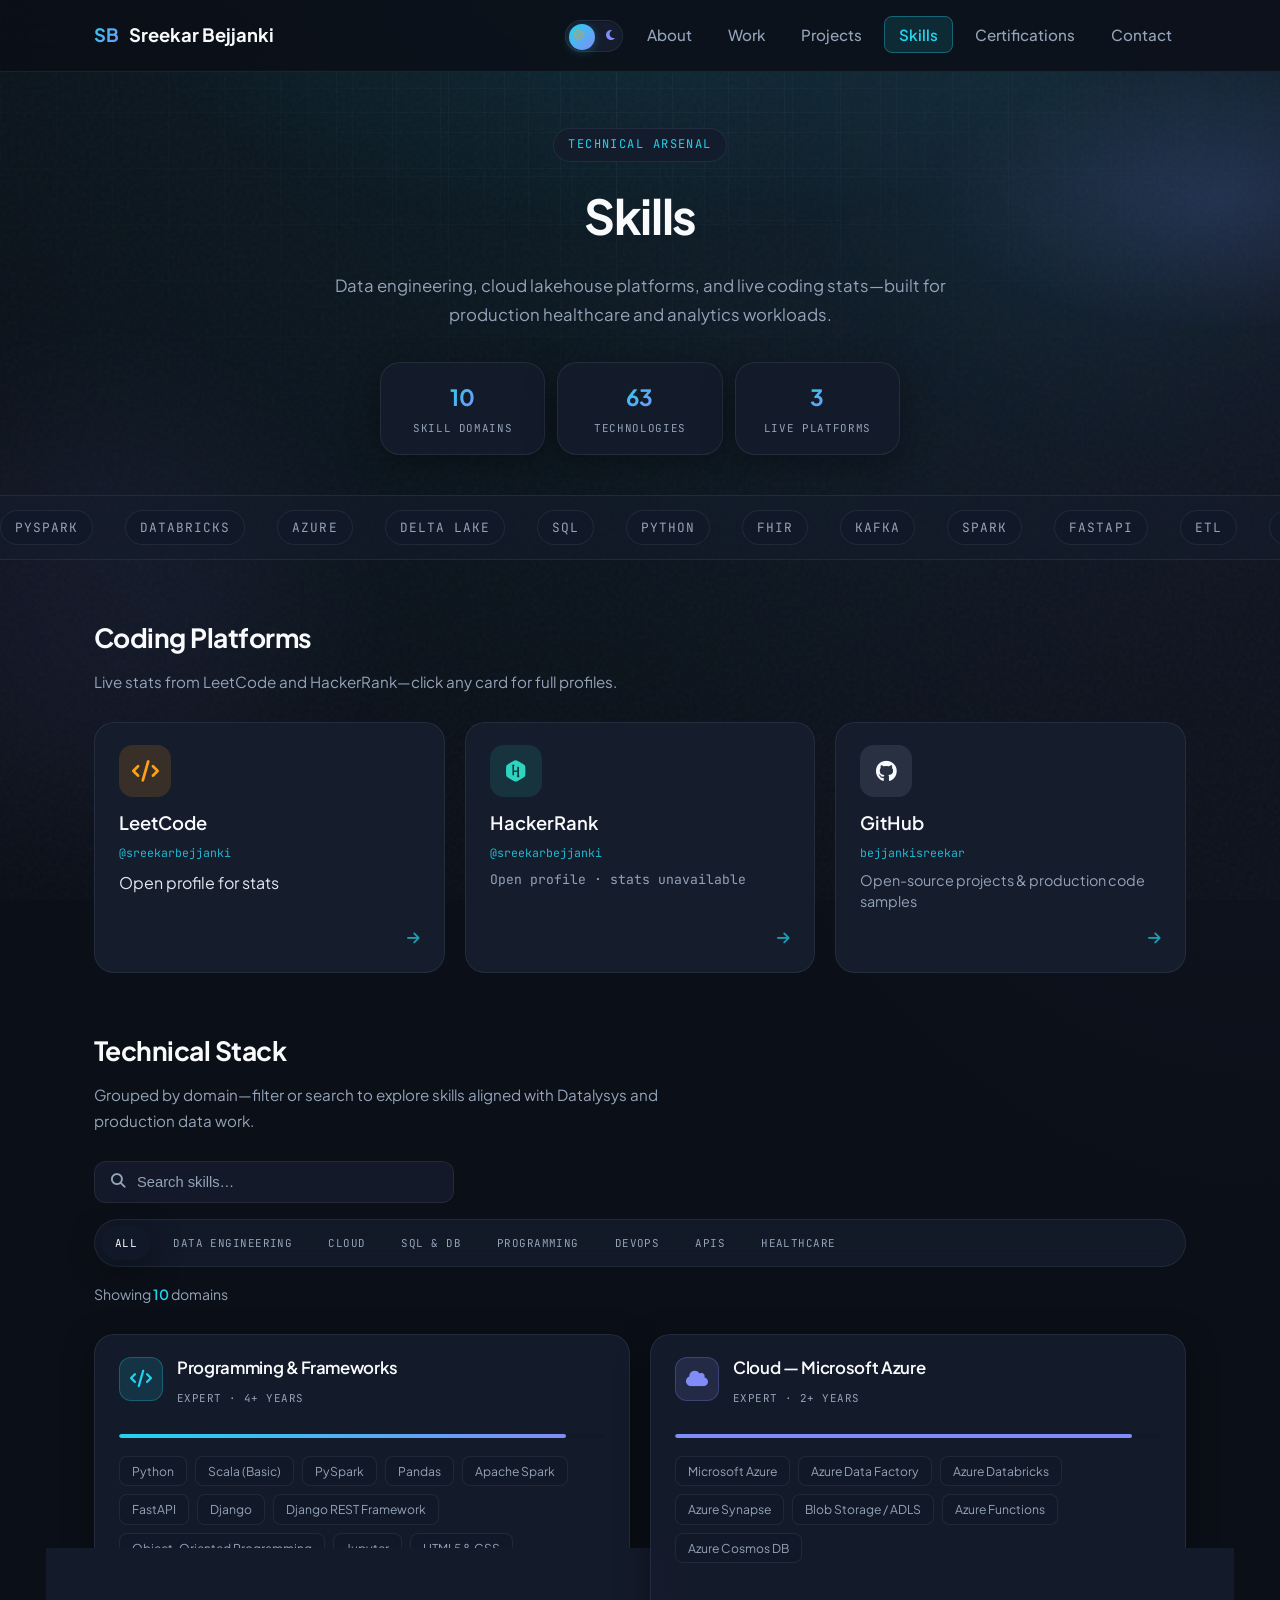
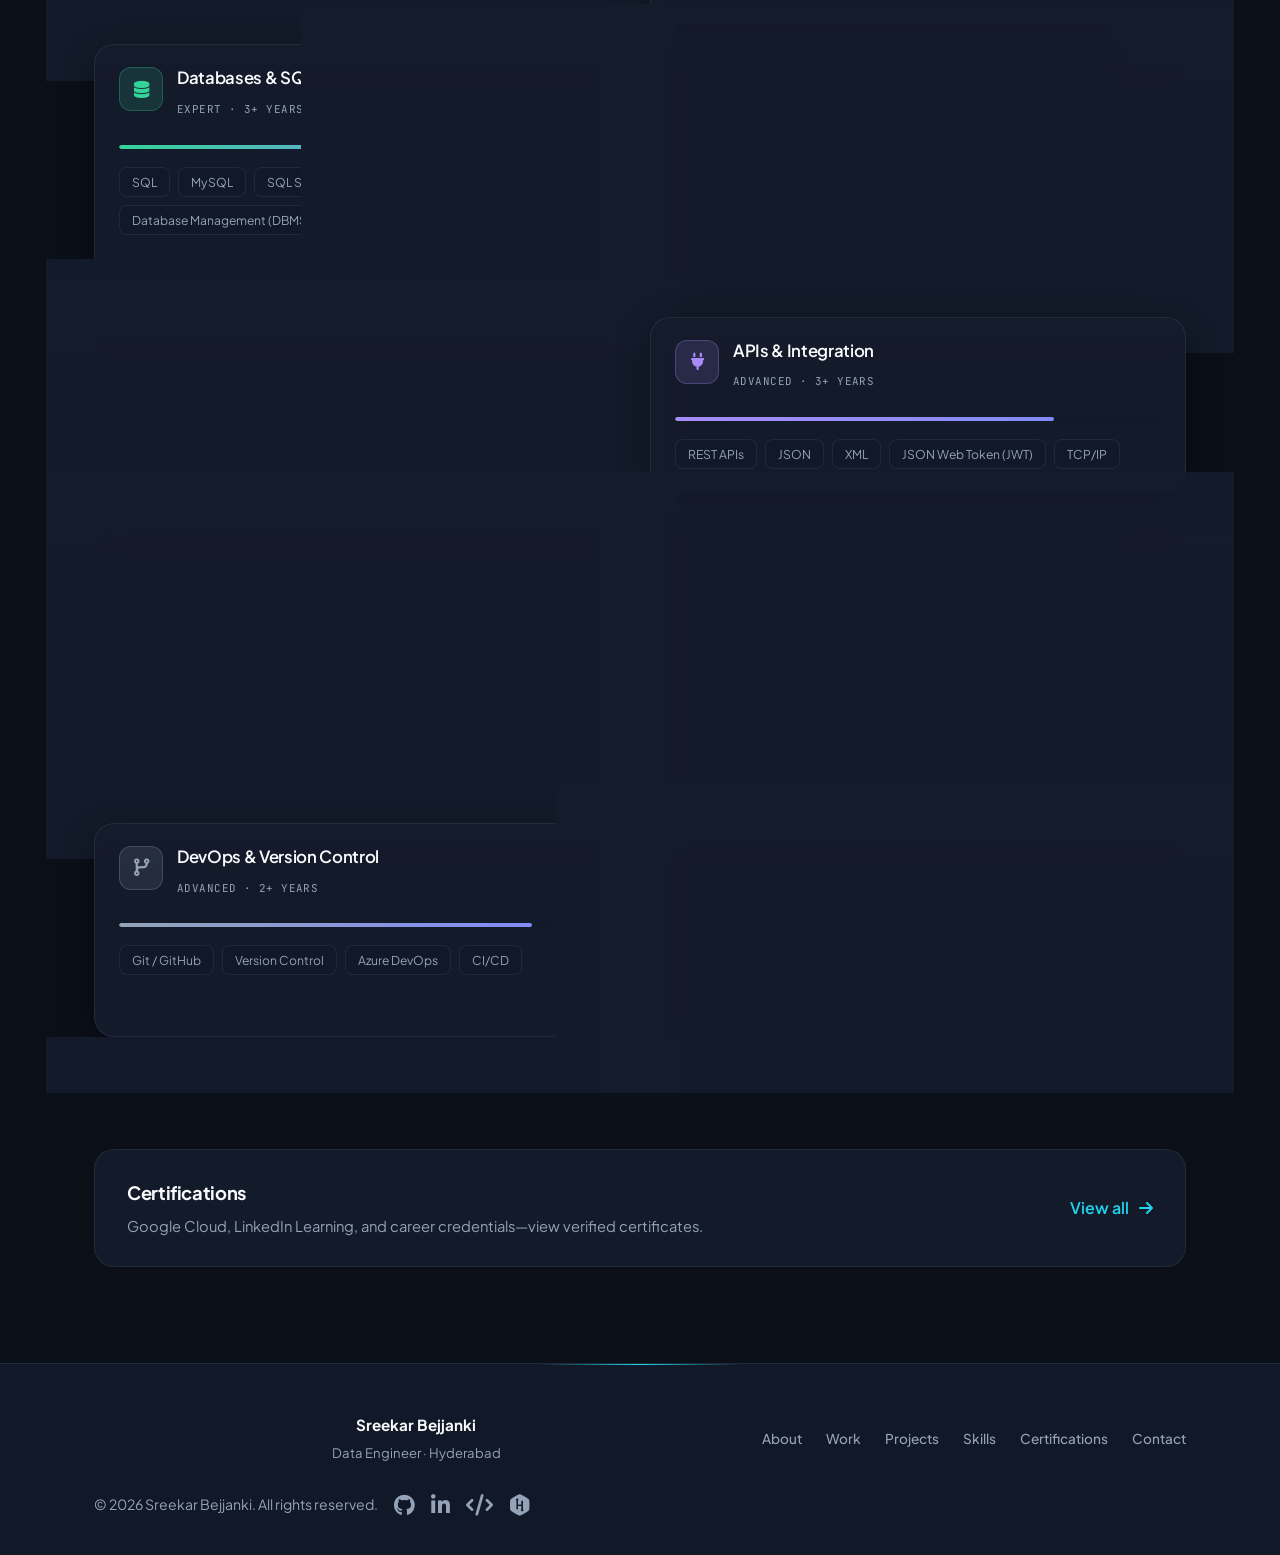
<file: skills.html>
<!DOCTYPE html>
<html lang="en">
<head>
  <meta charset="UTF-8">
  <meta name="viewport" content="width=device-width, initial-scale=1.0">
  <meta name="description" content="Technical skills, coding platforms, and stack — Sreekar Bejjanki, Data Engineer.">
  <title>Skills | Sreekar Bejjanki</title>
  <link rel="icon" href="assets/logo.jfif" type="image/svg+xml">
  <meta name="theme-color" content="#0b0f17">
  <script src="theme-init.js"></script>
  <link rel="stylesheet" href="style.css">
  <link rel="stylesheet" href="portfolio-polish.css">
  <link rel="stylesheet" href="https://cdnjs.cloudflare.com/ajax/libs/font-awesome/6.5.1/css/all.min.css" crossorigin="anonymous" referrerpolicy="no-referrer">
  <link rel="preconnect" href="https://fonts.googleapis.com">
  <link rel="preconnect" href="https://fonts.gstatic.com" crossorigin>
  <link href="https://fonts.googleapis.com/css2?family=Plus+Jakarta+Sans:wght@400;500;600;700&family=JetBrains+Mono:wght@400;500&display=swap" rel="stylesheet">
</head>
<body class="page-skills">
  <nav class="main-nav" aria-label="Main navigation">
    <div class="container">
      <a href="index.html" class="logo"><span>SB</span> Sreekar Bejjanki</a>
      <div class="nav-end">
        <button type="button" class="theme-toggle" id="theme-toggle" aria-label="Switch to light mode" aria-pressed="false" title="Switch to light mode">
          <span class="theme-toggle__track" aria-hidden="true">
            <i class="fas fa-sun theme-toggle__icon theme-toggle__icon--sun"></i>
            <i class="fas fa-moon theme-toggle__icon theme-toggle__icon--moon"></i>
            <span class="theme-toggle__thumb"></span>
          </span>
        </button>
        <button class="nav-toggle" type="button" aria-label="Toggle menu" aria-expanded="false">
          <span></span><span></span><span></span>
        </button>
        <ul>
          <li><a href="index.html">About</a></li>
          <li><a href="work.html">Work</a></li>
          <li><a href="projects.html">Projects</a></li>
          <li><a href="skills.html">Skills</a></li>
          <li><a href="certifications.html">Certifications</a></li>
          <li><a href="contact.html">Contact</a></li>
        </ul>
      </div>
    </div>
  </nav>

  <main class="main-content">
    <header class="skills-hero">
      <div class="skills-hero__grid" aria-hidden="true"></div>
      <div class="container skills-hero__inner">
        <p class="skills-hero__kicker">Technical arsenal</p>
        <h1>Skills</h1>
        <p class="skills-hero__lead">
          Data engineering, cloud lakehouse platforms, and live coding stats—built for production healthcare and analytics workloads.
        </p>
        <ul class="skills-hero__stats" aria-label="Skills summary">
          <li><strong data-skills-stat="domains">10</strong><span>Skill domains</span></li>
          <li><strong data-skills-stat="skills">—</strong><span>Technologies</span></li>
          <li><strong data-skills-stat="platforms">3</strong><span>Live platforms</span></li>
        </ul>
      </div>
    </header>

    <!-- Marquee: key stack at a glance -->
    <div class="skills-marquee" aria-hidden="true">
      <div class="skills-marquee__track">
        <span>PySpark</span><span>Databricks</span><span>Azure</span><span>Delta Lake</span><span>SQL</span><span>Python</span><span>FHIR</span><span>Kafka</span><span>Spark</span><span>FastAPI</span><span>ETL</span><span>ADLS</span>
        <span>PySpark</span><span>Databricks</span><span>Azure</span><span>Delta Lake</span><span>SQL</span><span>Python</span><span>FHIR</span><span>Kafka</span><span>Spark</span><span>FastAPI</span><span>ETL</span><span>ADLS</span>
      </div>
    </div>

    <section class="section skills-platforms-section" aria-labelledby="platforms-heading">
      <div class="container">
        <div class="skills-section-head">
          <h2 id="platforms-heading">Coding Platforms</h2>
          <p>Live stats from LeetCode and HackerRank—click any card for full profiles.</p>
        </div>
        <div class="skills-platforms-grid">
          <a href="https://leetcode.com/u/sreekarbejjanki/" class="skills-platform-card platform-card ui-card ui-card--platform" target="_blank" rel="noopener noreferrer" id="leetcode-card">
            <div class="skills-platform-card__glow" aria-hidden="true"></div>
            <span class="ui-card__icon icon-leetcode platform-card__icon"><i class="fas fa-code"></i></span>
            <div class="platform-card__body">
              <span class="ui-card__title">LeetCode</span>
              <span class="skills-platform-card__handle">@sreekarbejjanki</span>
              <div class="platform-stats-block leetcode-stats-block" data-leetcode-stats data-leetcode-rich data-username="sreekarbejjanki">
                <span class="platform-stat-line">Loading stats…</span>
              </div>
            </div>
            <span class="ui-card__arrow platform-card__arrow"><i class="fas fa-arrow-right"></i></span>
          </a>
          <a href="https://www.hackerrank.com/sreekarbejjanki" class="skills-platform-card platform-card ui-card ui-card--platform" target="_blank" rel="noopener noreferrer">
            <div class="skills-platform-card__glow" aria-hidden="true"></div>
            <span class="ui-card__icon icon-hackerrank platform-card__icon"><i class="fab fa-hackerrank"></i></span>
            <div class="platform-card__body">
              <span class="ui-card__title">HackerRank</span>
              <span class="skills-platform-card__handle">@sreekarbejjanki</span>
              <div class="platform-stats-block" data-hackerrank-stats data-username="sreekarbejjanki">
                <span class="platform-stat-line">Loading stats…</span>
              </div>
            </div>
            <span class="ui-card__arrow platform-card__arrow"><i class="fas fa-arrow-right"></i></span>
          </a>
          <a href="https://github.com/bejjankisreekar" class="skills-platform-card platform-card ui-card ui-card--platform" target="_blank" rel="noopener noreferrer">
            <div class="skills-platform-card__glow" aria-hidden="true"></div>
            <span class="ui-card__icon icon-github platform-card__icon"><i class="fab fa-github"></i></span>
            <div class="platform-card__body">
              <span class="ui-card__title">GitHub</span>
              <span class="skills-platform-card__handle">bejjankisreekar</span>
              <p class="platform-card__text">Open-source projects &amp; production code samples</p>
            </div>
            <span class="ui-card__arrow platform-card__arrow"><i class="fas fa-arrow-right"></i></span>
          </a>
        </div>
      </div>
    </section>

    <section class="section skills-stack-section" id="technical-skills" aria-labelledby="stack-heading">
      <div class="container">
        <div class="skills-section-head">
          <h2 id="stack-heading">Technical Stack</h2>
          <p>Grouped by domain—filter or search to explore skills aligned with Datalysys and production data work.</p>
        </div>

        <div class="skills-toolbar">
          <label class="skills-search" for="skill-search">
            <i class="fas fa-search" aria-hidden="true"></i>
            <input type="search" id="skill-search" data-skill-search placeholder="Search skills…" autocomplete="off" aria-label="Search skills">
          </label>
          <div class="skills-filters" role="tablist" aria-label="Skill categories">
            <button type="button" class="skills-filter is-active" role="tab" aria-selected="true" data-skill-filter-btn="all">All</button>
            <button type="button" class="skills-filter" role="tab" aria-selected="false" data-skill-filter-btn="data-engineering">Data Engineering</button>
            <button type="button" class="skills-filter" role="tab" aria-selected="false" data-skill-filter-btn="cloud">Cloud</button>
            <button type="button" class="skills-filter" role="tab" aria-selected="false" data-skill-filter-btn="databases">SQL &amp; DB</button>
            <button type="button" class="skills-filter" role="tab" aria-selected="false" data-skill-filter-btn="programming">Programming</button>
            <button type="button" class="skills-filter" role="tab" aria-selected="false" data-skill-filter-btn="devops">DevOps</button>
            <button type="button" class="skills-filter" role="tab" aria-selected="false" data-skill-filter-btn="apis">APIs</button>
            <button type="button" class="skills-filter" role="tab" aria-selected="false" data-skill-filter-btn="healthcare">Healthcare</button>
          </div>
          <p class="skills-toolbar__meta" aria-live="polite">Showing <span data-skills-visible-count>10</span> domains</p>
        </div>

        <div class="skills-domains-grid" data-skills-grid>
          <article class="skill-domain" data-skill-domain data-skill-filter="programming" data-level="92" style="--skill-accent: #22d3ee">
            <header class="skill-domain__header">
              <div class="skill-domain__icon"><i class="fas fa-code"></i></div>
              <div class="skill-domain__titles">
                <h3>Programming &amp; Frameworks</h3>
                <span class="skill-domain__level">Expert · 4+ years</span>
              </div>
              <div class="skill-domain__meter" role="presentation"><span style="width: 92%"></span></div>
            </header>
            <div class="skill-domain__pills">
              <span class="skill-pill" data-skill-name="python">Python</span>
              <span class="skill-pill" data-skill-name="scala">Scala (Basic)</span>
              <span class="skill-pill" data-skill-name="pyspark">PySpark</span>
              <span class="skill-pill" data-skill-name="pandas">Pandas</span>
              <span class="skill-pill" data-skill-name="apache spark">Apache Spark</span>
              <span class="skill-pill" data-skill-name="fastapi">FastAPI</span>
              <span class="skill-pill" data-skill-name="django">Django</span>
              <span class="skill-pill" data-skill-name="django rest framework">Django REST Framework</span>
              <span class="skill-pill" data-skill-name="oop">Object-Oriented Programming</span>
              <span class="skill-pill" data-skill-name="jupyter">Jupyter</span>
              <span class="skill-pill" data-skill-name="html5 css">HTML5 &amp; CSS</span>
              <span class="skill-pill" data-skill-name="web application development">Web Application Development</span>
            </div>
          </article>

          <article class="skill-domain" data-skill-domain data-skill-filter="cloud" data-level="94" style="--skill-accent: #818cf8">
            <header class="skill-domain__header">
              <div class="skill-domain__icon"><i class="fas fa-cloud"></i></div>
              <div class="skill-domain__titles">
                <h3>Cloud — Microsoft Azure</h3>
                <span class="skill-domain__level">Expert · 2+ years</span>
              </div>
              <div class="skill-domain__meter" role="presentation"><span style="width: 94%"></span></div>
            </header>
            <div class="skill-domain__pills">
              <span class="skill-pill" data-skill-name="microsoft azure">Microsoft Azure</span>
              <span class="skill-pill" data-skill-name="azure data factory">Azure Data Factory</span>
              <span class="skill-pill" data-skill-name="azure databricks">Azure Databricks</span>
              <span class="skill-pill" data-skill-name="azure synapse">Azure Synapse</span>
              <span class="skill-pill" data-skill-name="adls blob storage">Blob Storage / ADLS</span>
              <span class="skill-pill" data-skill-name="azure functions">Azure Functions</span>
              <span class="skill-pill" data-skill-name="azure cosmos db">Azure Cosmos DB</span>
            </div>
          </article>

          <article class="skill-domain" data-skill-domain data-skill-filter="databases" data-level="88" style="--skill-accent: #34d399">
            <header class="skill-domain__header">
              <div class="skill-domain__icon"><i class="fas fa-database"></i></div>
              <div class="skill-domain__titles">
                <h3>Databases &amp; SQL</h3>
                <span class="skill-domain__level">Expert · 3+ years</span>
              </div>
              <div class="skill-domain__meter" role="presentation"><span style="width: 88%"></span></div>
            </header>
            <div class="skill-domain__pills">
              <span class="skill-pill" data-skill-name="sql">SQL</span>
              <span class="skill-pill" data-skill-name="mysql">MySQL</span>
              <span class="skill-pill" data-skill-name="sql server">SQL Server</span>
              <span class="skill-pill" data-skill-name="postgresql">PostgreSQL</span>
              <span class="skill-pill" data-skill-name="rdbms">RDBMS</span>
              <span class="skill-pill" data-skill-name="dbms">Database Management (DBMS)</span>
              <span class="skill-pill" data-skill-name="data modeling">Data Modeling</span>
              <span class="skill-pill" data-skill-name="snowflake">Snowflake</span>
            </div>
          </article>

          <article class="skill-domain" data-skill-domain data-skill-filter="data-engineering" data-level="96" style="--skill-accent: #f472b6">
            <header class="skill-domain__header">
              <div class="skill-domain__icon"><i class="fas fa-cogs"></i></div>
              <div class="skill-domain__titles">
                <h3>Big Data &amp; ETL</h3>
                <span class="skill-domain__level">Expert · 2+ years</span>
              </div>
              <div class="skill-domain__meter" role="presentation"><span style="width: 96%"></span></div>
            </header>
            <div class="skill-domain__pills">
              <span class="skill-pill" data-skill-name="etl">ETL</span>
              <span class="skill-pill" data-skill-name="azure data factory">Azure Data Factory</span>
              <span class="skill-pill" data-skill-name="apache spark">Apache Spark</span>
              <span class="skill-pill" data-skill-name="pyspark">PySpark</span>
              <span class="skill-pill" data-skill-name="azure databricks">Azure Databricks</span>
              <span class="skill-pill" data-skill-name="delta lake">Delta Lake</span>
              <span class="skill-pill" data-skill-name="spark sql">Spark SQL</span>
              <span class="skill-pill" data-skill-name="kafka">Kafka</span>
              <span class="skill-pill" data-skill-name="apache airflow">Apache Airflow</span>
              <span class="skill-pill" data-skill-name="power bi">Power BI</span>
            </div>
          </article>

          <article class="skill-domain" data-skill-domain data-skill-filter="healthcare" data-level="82" style="--skill-accent: #fb7185">
            <header class="skill-domain__header">
              <div class="skill-domain__icon"><i class="fas fa-heartbeat"></i></div>
              <div class="skill-domain__titles">
                <h3>Healthcare &amp; Interoperability</h3>
                <span class="skill-domain__level">Advanced · 3+ years</span>
              </div>
              <div class="skill-domain__meter" role="presentation"><span style="width: 82%"></span></div>
            </header>
            <div class="skill-domain__pills">
              <span class="skill-pill" data-skill-name="fhir">FHIR (Fast Healthcare Interoperability Resources)</span>
            </div>
          </article>

          <article class="skill-domain" data-skill-domain data-skill-filter="apis" data-level="78" style="--skill-accent: #a78bfa">
            <header class="skill-domain__header">
              <div class="skill-domain__icon"><i class="fas fa-plug"></i></div>
              <div class="skill-domain__titles">
                <h3>APIs &amp; Integration</h3>
                <span class="skill-domain__level">Advanced · 3+ years</span>
              </div>
              <div class="skill-domain__meter" role="presentation"><span style="width: 78%"></span></div>
            </header>
            <div class="skill-domain__pills">
              <span class="skill-pill" data-skill-name="rest apis">REST APIs</span>
              <span class="skill-pill" data-skill-name="json">JSON</span>
              <span class="skill-pill" data-skill-name="xml">XML</span>
              <span class="skill-pill" data-skill-name="jwt">JSON Web Token (JWT)</span>
              <span class="skill-pill" data-skill-name="tcp ip">TCP/IP</span>
            </div>
          </article>

          <article class="skill-domain" data-skill-domain data-skill-filter="ai" data-level="70" style="--skill-accent: #fcd34d">
            <header class="skill-domain__header">
              <div class="skill-domain__icon"><i class="fas fa-brain"></i></div>
              <div class="skill-domain__titles">
                <h3>AI &amp; Emerging Tech</h3>
                <span class="skill-domain__level">Proficient · 2+ years</span>
              </div>
              <div class="skill-domain__meter" role="presentation"><span style="width: 70%"></span></div>
            </header>
            <div class="skill-domain__pills">
              <span class="skill-pill" data-skill-name="llm">Large Language Models (LLM)</span>
            </div>
          </article>

          <article class="skill-domain" data-skill-domain data-skill-filter="engineering" data-level="90" style="--skill-accent: #38bdf8">
            <header class="skill-domain__header">
              <div class="skill-domain__icon"><i class="fas fa-laptop-code"></i></div>
              <div class="skill-domain__titles">
                <h3>Software Engineering</h3>
                <span class="skill-domain__level">Expert · 5+ years</span>
              </div>
              <div class="skill-domain__meter" role="presentation"><span style="width: 90%"></span></div>
            </header>
            <div class="skill-domain__pills">
              <span class="skill-pill" data-skill-name="problem solving">Problem Solving</span>
              <span class="skill-pill" data-skill-name="dsa">DSA</span>
              <span class="skill-pill" data-skill-name="data structures">Data Structures</span>
              <span class="skill-pill" data-skill-name="systems design">Systems Design</span>
              <span class="skill-pill" data-skill-name="design patterns">Software Design Patterns</span>
              <span class="skill-pill" data-skill-name="ood">Object-Oriented Design</span>
              <span class="skill-pill" data-skill-name="debugging">Debugging &amp; Code Review</span>
              <span class="skill-pill" data-skill-name="computer science">Computer Science</span>
              <span class="skill-pill" data-skill-name="programming concepts">Programming Concepts</span>
              <span class="skill-pill" data-skill-name="multiprocessing">Multiprocessing</span>
              <span class="skill-pill" data-skill-name="troubleshooting">Troubleshooting</span>
            </div>
          </article>

          <article class="skill-domain" data-skill-domain data-skill-filter="devops" data-level="85" style="--skill-accent: #94a3b8">
            <header class="skill-domain__header">
              <div class="skill-domain__icon"><i class="fas fa-code-branch"></i></div>
              <div class="skill-domain__titles">
                <h3>DevOps &amp; Version Control</h3>
                <span class="skill-domain__level">Advanced · 2+ years</span>
              </div>
              <div class="skill-domain__meter" role="presentation"><span style="width: 85%"></span></div>
            </header>
            <div class="skill-domain__pills">
              <span class="skill-pill" data-skill-name="git github">Git / GitHub</span>
              <span class="skill-pill" data-skill-name="version control">Version Control</span>
              <span class="skill-pill" data-skill-name="azure devops">Azure DevOps</span>
              <span class="skill-pill" data-skill-name="ci cd">CI/CD</span>
            </div>
          </article>

          <article class="skill-domain" data-skill-domain data-skill-filter="professional" data-level="80" style="--skill-accent: #c084fc">
            <header class="skill-domain__header">
              <div class="skill-domain__icon"><i class="fas fa-users"></i></div>
              <div class="skill-domain__titles">
                <h3>Professional Skills</h3>
                <span class="skill-domain__level">Advanced · ongoing</span>
              </div>
              <div class="skill-domain__meter" role="presentation"><span style="width: 80%"></span></div>
            </header>
            <div class="skill-domain__pills">
              <span class="skill-pill" data-skill-name="communication">Communication</span>
              <span class="skill-pill" data-skill-name="oral communication">Oral Communication</span>
              <span class="skill-pill" data-skill-name="attention to detail">Attention to Detail</span>
              <span class="skill-pill" data-skill-name="accountability">Accountability</span>
            </div>
          </article>
        </div>

        <div class="skills-empty" data-skills-empty hidden>
          <div class="skills-empty__icon" aria-hidden="true"><i class="fas fa-filter"></i></div>
          <h3>No skills match</h3>
          <p>Try a different filter or clear your search.</p>
          <button type="button" class="btn primary-btn" data-skills-filter-reset>Reset filters</button>
        </div>
      </div>
    </section>

    <section class="section skills-certs-cta" aria-labelledby="certs-cta-heading">
      <div class="container">
        <h2 id="certs-cta-heading" class="visually-hidden">Certifications</h2>
        <a href="certifications.html" class="skills-certs-cta__card">
          <div class="skills-certs-cta__copy">
            <h3>Certifications</h3>
            <p>Google Cloud, LinkedIn Learning, and career credentials—view verified certificates.</p>
          </div>
          <span class="skills-certs-cta__action">View all <i class="fas fa-arrow-right"></i></span>
        </a>
      </div>
    </section>
  </main>

  <footer class="footer">
    <div class="container">
      <p>&copy; <span id="year">2026</span> Sreekar Bejjanki. All rights reserved.</p>
      <div class="footer-social-links">
        <a href="https://github.com/bejjankisreekar" target="_blank" rel="noopener noreferrer" aria-label="GitHub"><i class="fab fa-github"></i></a>
        <a href="https://www.linkedin.com/in/sreekarbejjanki/" target="_blank" rel="noopener noreferrer" aria-label="LinkedIn"><i class="fab fa-linkedin-in"></i></a>
        <a href="https://leetcode.com/u/sreekarbejjanki/" target="_blank" rel="noopener noreferrer" aria-label="LeetCode"><i class="fas fa-code"></i></a>
        <a href="https://www.hackerrank.com/sreekarbejjanki" target="_blank" rel="noopener noreferrer" aria-label="HackerRank"><i class="fab fa-hackerrank"></i></a>
      </div>
    </div>
  </footer>
  <script src="portfolio.js"></script>
  <script src="script.js"></script>
  <script src="skills-page.js"></script>
</body>
</html>
</file>
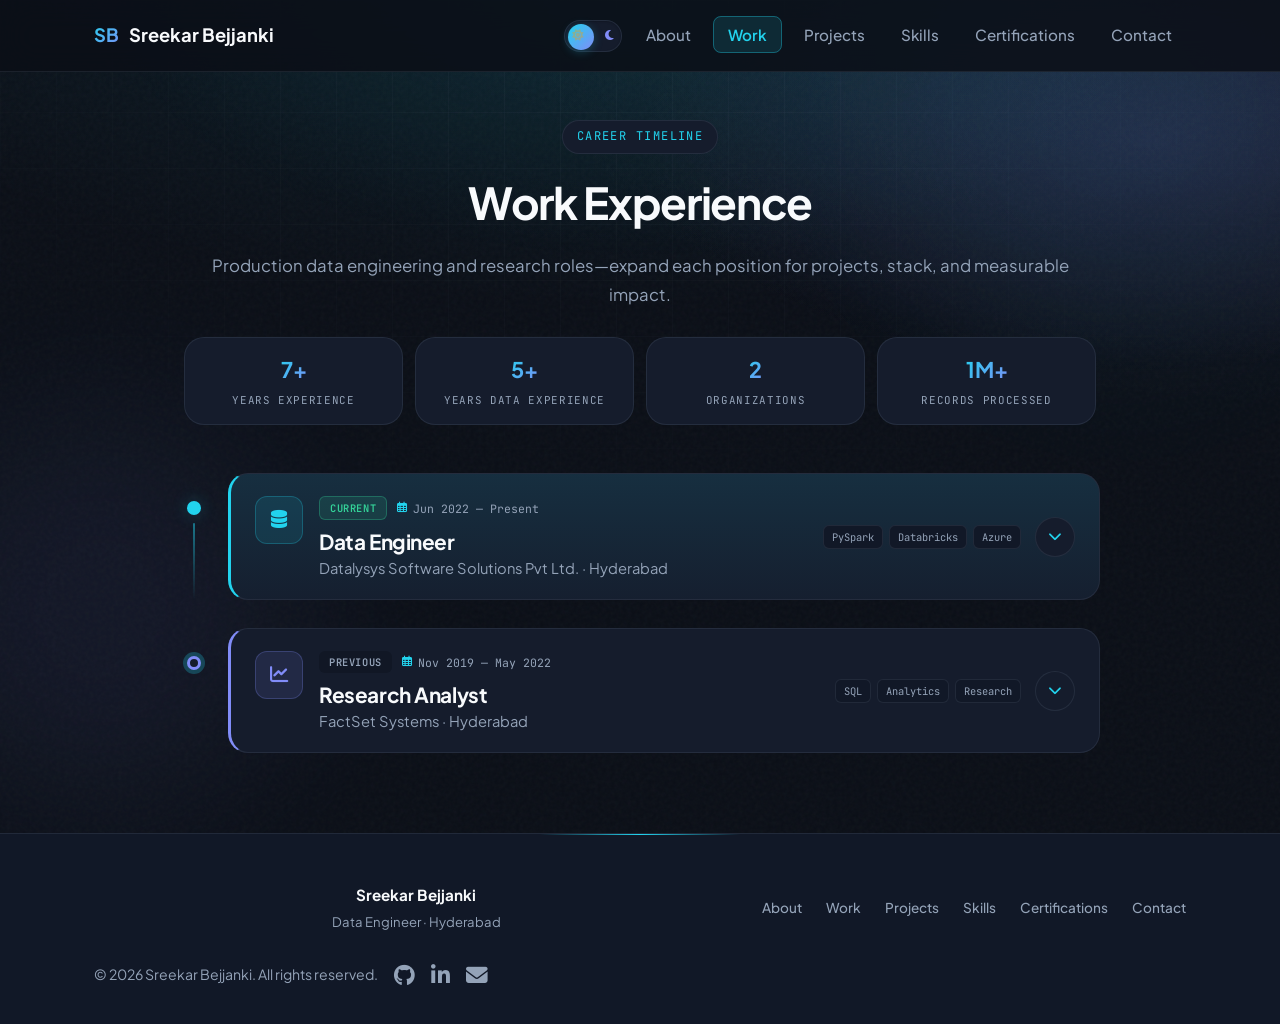
<file: work.html>
<!DOCTYPE html>
<html lang="en">
<head>
  <meta charset="UTF-8">
  <meta name="viewport" content="width=device-width, initial-scale=1.0">
  <meta name="description" content="Work experience of Sreekar Bejjanki — Data Engineer and Research Analyst.">
  <title>Work Experience | Sreekar Bejjanki</title>
  <link rel="icon" href="assets/logo.jfif" type="image/svg+xml">
  <meta name="theme-color" content="#0b0f17">
  <script src="theme-init.js"></script>
  <link rel="stylesheet" href="style.css">
  <link rel="stylesheet" href="portfolio-polish.css">
  <link rel="stylesheet" href="https://cdnjs.cloudflare.com/ajax/libs/font-awesome/6.5.1/css/all.min.css" crossorigin="anonymous" referrerpolicy="no-referrer">
  <link rel="preconnect" href="https://fonts.googleapis.com">
  <link rel="preconnect" href="https://fonts.gstatic.com" crossorigin>
  <link href="https://fonts.googleapis.com/css2?family=Plus+Jakarta+Sans:wght@400;500;600;700&family=JetBrains+Mono:wght@400;500&display=swap" rel="stylesheet">
</head>
<body class="page-work">
  <nav class="main-nav" aria-label="Main navigation">
    <div class="container">
      <a href="index.html" class="logo"><span>SB</span> Sreekar Bejjanki</a>
      <div class="nav-end">
        <button type="button" class="theme-toggle" id="theme-toggle" aria-label="Switch to light mode" aria-pressed="false" title="Switch to light mode">
          <span class="theme-toggle__track" aria-hidden="true">
            <i class="fas fa-sun theme-toggle__icon theme-toggle__icon--sun"></i>
            <i class="fas fa-moon theme-toggle__icon theme-toggle__icon--moon"></i>
            <span class="theme-toggle__thumb"></span>
          </span>
        </button>
        <button class="nav-toggle" type="button" aria-label="Toggle menu" aria-expanded="false">
          <span></span><span></span><span></span>
        </button>
        <ul>
          <li><a href="index.html">About</a></li>
          <li><a href="work.html">Work</a></li>
          <li><a href="projects.html">Projects</a></li>
          <li><a href="skills.html">Skills</a></li>
          <li><a href="certifications.html">Certifications</a></li>
          <li><a href="contact.html">Contact</a></li>
        </ul>
      </div>
    </div>
  </nav>

  <main class="main-content">
    <header class="work-hero">
      <div class="container work-hero__inner">
        <p class="work-hero__kicker">Career timeline</p>
        <h1>Work Experience</h1>
        <p class="work-hero__lead">Production data engineering and research roles—expand each position for projects, stack, and measurable impact.</p>
        <ul class="work-hero__stats" aria-label="Experience summary">
          <li><strong data-experience-stat="total">—</strong><span>Years experience</span></li>
          <li><strong data-experience-stat="data">—</strong><span>Years Data Experience</span></li>
          <li><strong data-work-hero-stat="organizations">—</strong><span>Organizations</span></li>
          <li><strong>1M+</strong><span>Records processed</span></li>
        </ul>
      </div>
    </header>

    <section class="section work-section">
      <div class="container">
        <div class="work-timeline" role="list">

          <article class="work-card work-card--current" data-work-card data-work-start="2022-06" data-work-current role="listitem">
            <div class="work-timeline__marker" aria-hidden="true">
              <span class="work-timeline__dot"></span>
              <span class="work-timeline__line"></span>
            </div>

            <div class="work-card__shell">
              <button type="button" class="work-card__trigger" aria-expanded="false" aria-controls="work-panel-1" id="work-trigger-1">
                <div class="work-card__brand">
                  <span class="work-card__icon" aria-hidden="true"><i class="fas fa-database"></i></span>
                  <div class="work-card__meta">
                    <div class="work-card__meta-top">
                      <span class="work-badge work-badge--active">Current</span>
                      <span class="work-duration"><i class="far fa-calendar-alt"></i> Jun 2022 — Present</span>
                    </div>
                    <h2 class="work-card__role">Data Engineer</h2>
                    <p class="work-card__company">Datalysys Software Solutions Pvt Ltd. · Hyderabad</p>
                  </div>
                </div>
                <div class="work-card__aside">
                  <div class="work-card__tags" aria-hidden="true">
                    <span>PySpark</span><span>Databricks</span><span>Azure</span>
                  </div>
                  <span class="work-card__toggle" aria-hidden="true">
                    <i class="fas fa-chevron-down"></i>
                  </span>
                </div>
              </button>

              <div class="work-card__panel" id="work-panel-1" role="region" aria-labelledby="work-trigger-1" hidden>
                <div class="work-panel__grid">
                  <div class="work-block work-block--full">
                    <h3 class="work-block__title"><i class="fas fa-list-check"></i> Key responsibilities</h3>
                    <ul class="work-list">
                      <li>Developed 5+ Databricks notebooks to automate SMS messaging workflows for healthcare use cases.</li>
                      <li>Used PySpark to ingest and transform patient data for message eligibility and scheduling.</li>
                      <li>Integrated Twilio API for real-time SMS notifications and delivery status tracking.</li>
                      <li>Secured credential access using Azure Key Vault and Unity Catalog secrets management.</li>
                      <li>Executed SQL Server stored procedures for dynamic configuration and activity logging.</li>
                      <li>Built FHIR ingestion pipelines with Delta MERGE, CDC, and 1M+ record batch processing.</li>
                    </ul>
                  </div>

                  <div class="work-block">
                    <h3 class="work-block__title"><i class="fas fa-folder-open"></i> Projects</h3>
                    <div class="work-projects">
                      <a href="projects.html" class="work-project-chip">
                        <span class="work-project-chip__icon"><i class="fas fa-arrow-right"></i></span>
                        <span class="work-project-chip__body">
                          <strong>Patient Messaging Automation</strong>
                          <span>SMS · Twilio · Databricks</span>
                        </span>
                      </a>
                      <a href="projects.html" class="work-project-chip">
                        <span class="work-project-chip__icon"><i class="fas fa-arrow-right"></i></span>
                        <span class="work-project-chip__body">
                          <strong>FHIR Patient 360 Data Lake</strong>
                          <span>HL7 FHIR · Delta Lake · Unity Catalog</span>
                        </span>
                      </a>
                    </div>
                  </div>

                  <div class="work-block">
                    <h3 class="work-block__title"><i class="fas fa-layer-group"></i> Tech stack</h3>
                    <div class="work-tech">
                      <span>Python</span><span>PySpark</span><span>Databricks</span><span>Delta Lake</span>
                      <span>Azure</span><span>ADLS Gen2</span><span>Key Vault</span><span>Unity Catalog</span>
                      <span>SQL Server</span><span>Twilio API</span><span>FHIR</span>
                    </div>
                  </div>

                  <div class="work-block work-block--impact work-block--full">
                    <h3 class="work-block__title"><i class="fas fa-bolt"></i> Impact</h3>
                    <p>Delivered production-grade healthcare data pipelines with secure secrets handling, governed lakehouse tables, and automated patient communication at scale.</p>
                  </div>

                  <div class="work-block work-block--actions work-block--full">
                    <a href="projects.html" class="btn primary-btn"><i class="fas fa-folder-open"></i> View projects</a>
                    <a href="https://github.com/bejjankisreekar/ClientConnect" class="btn secondary-btn" target="_blank" rel="noopener noreferrer"><i class="fab fa-github"></i> ClientConnect</a>
                  </div>
                </div>
              </div>
            </div>
          </article>

          <article class="work-card work-card--past" data-work-card data-work-start="2019-11" data-work-end="2022-05" role="listitem">
            <div class="work-timeline__marker" aria-hidden="true">
              <span class="work-timeline__dot"></span>
            </div>

            <div class="work-card__shell">
              <button type="button" class="work-card__trigger" aria-expanded="false" aria-controls="work-panel-2" id="work-trigger-2">
                <div class="work-card__brand">
                  <span class="work-card__icon work-card__icon--past" aria-hidden="true"><i class="fas fa-chart-line"></i></span>
                  <div class="work-card__meta">
                    <div class="work-card__meta-top">
                      <span class="work-badge">Previous</span>
                      <span class="work-duration"><i class="far fa-calendar-alt"></i> Nov 2019 — May 2022</span>
                    </div>
                    <h2 class="work-card__role">Research Analyst</h2>
                    <p class="work-card__company">FactSet Systems · Hyderabad</p>
                  </div>
                </div>
                <div class="work-card__aside">
                  <div class="work-card__tags" aria-hidden="true">
                    <span>SQL</span><span>Analytics</span><span>Research</span>
                  </div>
                  <span class="work-card__toggle" aria-hidden="true">
                    <i class="fas fa-chevron-down"></i>
                  </span>
                </div>
              </button>

              <div class="work-card__panel" id="work-panel-2" role="region" aria-labelledby="work-trigger-2" hidden>
                <div class="work-panel__grid">
                  <div class="work-block work-block--full">
                    <h3 class="work-block__title"><i class="fas fa-list-check"></i> Key responsibilities</h3>
                    <ul class="work-list">
                      <li>Gathered, interpreted, and analyzed financial data from corporate reports and market sources.</li>
                      <li>Built analytical models and reports to support investment research workflows.</li>
                      <li>Identified market trends and patterns across equities and macro datasets.</li>
                      <li>Collaborated with research teams to validate data quality and reporting accuracy.</li>
                    </ul>
                  </div>

                  <div class="work-block">
                    <h3 class="work-block__title"><i class="fas fa-briefcase"></i> Focus areas</h3>
                    <div class="work-projects">
                      <div class="work-project-chip work-project-chip--static">
                        <span class="work-project-chip__icon"><i class="fas fa-chart-pie"></i></span>
                        <span class="work-project-chip__body">
                          <strong>Investment research analytics</strong>
                          <span>Filings · Market data · Trends</span>
                        </span>
                      </div>
                      <div class="work-project-chip work-project-chip--static">
                        <span class="work-project-chip__icon"><i class="fas fa-chart-pie"></i></span>
                        <span class="work-project-chip__body">
                          <strong>Forecasting support</strong>
                          <span>Models · Validation · Reporting</span>
                        </span>
                      </div>
                    </div>
                  </div>

                  <div class="work-block">
                    <h3 class="work-block__title"><i class="fas fa-layer-group"></i> Tech &amp; tools</h3>
                    <div class="work-tech">
                      <span>Financial APIs</span><span>Excel</span><span>SQL</span>
                      <span>Data validation</span><span>Statistical analysis</span><span>Reporting</span>
                    </div>
                  </div>

                  <div class="work-block work-block--impact work-block--full">
                    <h3 class="work-block__title"><i class="fas fa-bolt"></i> Impact</h3>
                    <p>Improved investment prediction accuracy by <strong>85%</strong> through rigorous data interpretation and trend identification.</p>
                  </div>

                  <div class="work-block work-block--actions work-block--full">
                    <a href="skills.html" class="btn primary-btn"><i class="fas fa-layer-group"></i> Skills</a>
                    <a href="certifications.html" class="btn secondary-btn"><i class="fas fa-award"></i> Certifications</a>
                    <a href="contact.html" class="btn secondary-btn"><i class="fas fa-envelope"></i> Get in touch</a>
                  </div>
                </div>
              </div>
            </div>
          </article>

        </div>
      </div>
    </section>
  </main>

  <footer class="footer">
    <div class="container">
      <p>&copy; <span id="year">2026</span> Sreekar Bejjanki. All rights reserved.</p>
      <div class="footer-social-links">
        <a href="https://github.com/bejjankisreekar" target="_blank" rel="noopener noreferrer" aria-label="GitHub"><i class="fab fa-github"></i></a>
        <a href="https://www.linkedin.com/in/sreekarbejjanki/" target="_blank" rel="noopener noreferrer" aria-label="LinkedIn"><i class="fab fa-linkedin-in"></i></a>
        <a href="mailto:sreekarbejjanki@gmail.com" aria-label="Email"><i class="fas fa-envelope"></i></a>
      </div>
    </div>
  </footer>
  <script src="portfolio.js"></script>
  <script src="script.js"></script>
</body>
</html>
</file>
<file: style.css>
/* ===== Design tokens ===== */
:root,
[data-theme="dark"] {
  color-scheme: dark;
  --bg: #0b0f17;
  --bg-elevated: #111827;
  --surface: #151c2c;
  --surface-hover: #1a2438;
  --border: rgba(148, 163, 184, 0.12);
  --text: #e2e8f0;
  --text-muted: #94a3b8;
  --heading: #f8fafc;
  --accent: #22d3ee;
  --accent-hover: #67e8f9;
  --accent-2: #818cf8;
  --accent-glow: rgba(34, 211, 238, 0.25);
  --accent-soft: rgba(34, 211, 238, 0.1);
  --success: #34d399;
  --nav-bg: rgba(11, 15, 23, 0.85);
  --nav-menu-bg: rgba(11, 15, 23, 0.98);
  --btn-primary-text: #0b0f17;
  --body-gradient-1: rgba(34, 211, 238, 0.12);
  --body-gradient-2: rgba(129, 140, 248, 0.08);
  --hero-gradient-accent: rgba(129, 140, 248, 0.14);
  --hero-gradient-cyan: rgba(34, 211, 238, 0.08);
  --card-hover-shadow: rgba(0, 0, 0, 0.3);
  --overlay: rgba(11, 15, 23, 0.35);
  --nav-height: 72px;
  --radius: 14px;
  --radius-lg: 20px;
  --shadow: 0 8px 32px rgba(0, 0, 0, 0.35);
  --transition: 0.25s cubic-bezier(0.4, 0, 0.2, 1);
  --font-sans: "Plus Jakarta Sans", system-ui, sans-serif;
  --font-mono: "JetBrains Mono", ui-monospace, monospace;
  --card-pad: 12px 14px;
  --card-radius: 12px;
  --card-square: 160px;
  --card-rect-min: 280px;
  --card-chip-min: 56px;
}

[data-theme="light"] {
  color-scheme: light;
  --bg: #f1f5f9;
  --bg-elevated: #ffffff;
  --surface: #ffffff;
  --surface-hover: #f8fafc;
  --border: rgba(15, 23, 42, 0.1);
  --text: #334155;
  --text-muted: #64748b;
  --heading: #0f172a;
  --accent: #0891b2;
  --accent-hover: #0e7490;
  --accent-2: #4f46e5;
  --accent-glow: rgba(8, 145, 178, 0.2);
  --accent-soft: rgba(8, 145, 178, 0.08);
  --success: #059669;
  --nav-bg: rgba(255, 255, 255, 0.88);
  --nav-menu-bg: rgba(255, 255, 255, 0.98);
  --btn-primary-text: #ffffff;
  --body-gradient-1: rgba(8, 145, 178, 0.08);
  --body-gradient-2: rgba(79, 70, 229, 0.06);
  --hero-gradient-accent: rgba(79, 70, 229, 0.1);
  --hero-gradient-cyan: rgba(8, 145, 178, 0.08);
  --card-hover-shadow: rgba(15, 23, 42, 0.08);
  --overlay: rgba(15, 23, 42, 0.06);
  --shadow: 0 8px 32px rgba(15, 23, 42, 0.08);
}

/* ===== Unified card system (square tiles + rectangle content cards) ===== */
.card-grid {
  display: grid;
  grid-template-columns: repeat(4, minmax(200px, 1fr));
  gap: 12px;
}

.card-grid--contact {
  max-width: 1100px;
  margin: 0 auto;
}

.card-grid--rect {
  grid-template-columns: repeat(auto-fill, minmax(300px, 1fr));
}

.card-grid--platforms {
  grid-template-columns: repeat(3, minmax(0, 1fr));
  gap: 20px;
  max-width: 1200px;
  margin: 0 auto;
}

.card-grid--skills {
  grid-template-columns: repeat(3, minmax(0, 1fr));
  gap: 16px;
  max-width: 1280px;
  margin: 0 auto;
  align-items: stretch;
}

#technical-skills .section-subtitle {
  max-width: 640px;
  margin-left: auto;
  margin-right: auto;
}

.card-grid--certs {
  grid-template-columns: repeat(auto-fill, minmax(200px, 1fr));
  gap: 12px;
  max-width: 1100px;
  margin: 0 auto;
}

.cert-card--more {
  border-style: dashed;
  border-color: rgba(10, 102, 194, 0.35);
}

.cert-card--more:hover {
  border-color: var(--accent);
  background: var(--accent-soft);
}

[data-theme="light"] .cert-card--more {
  border-color: rgba(8, 145, 178, 0.35);
}

.cert-card--more .ui-card__title {
  color: var(--accent);
}

.ui-card {
  background: var(--surface);
  border: 1px solid var(--border);
  border-radius: var(--card-radius);
  transition:
    background-color 0.35s ease,
    border-color var(--transition),
    transform var(--transition),
    box-shadow var(--transition),
    color 0.35s ease;
}

.ui-card:hover {
  border-color: rgba(34, 211, 238, 0.4);
  transform: translateY(-2px);
  box-shadow: 0 6px 20px var(--card-hover-shadow);
}

.ui-card--square {
  aspect-ratio: unset;
  min-height: var(--card-chip-min);
  height: auto;
  padding: var(--card-pad);
  display: flex;
  flex-direction: row;
  align-items: center;
  gap: 10px;
  position: relative;
  overflow: visible;
}

.ui-card--panel {
  aspect-ratio: unset;
  min-height: var(--card-square);
  height: auto;
  max-height: none;
  padding: 16px;
  display: flex;
  flex-direction: column;
  align-items: flex-start;
  overflow: visible;
}

.ui-card--square::before {
  content: "";
  position: absolute;
  inset: 0;
  background: linear-gradient(145deg, rgba(34, 211, 238, 0.06), transparent 60%);
  opacity: 0;
  transition: opacity var(--transition);
  pointer-events: none;
}

.ui-card--square:hover::before {
  opacity: 1;
}

.ui-card--rect {
  min-height: var(--card-rect-min);
  padding: var(--card-pad);
  display: flex;
  flex-direction: column;
}

.ui-card__icon {
  position: relative;
  z-index: 1;
  display: flex;
  align-items: center;
  justify-content: center;
  width: 34px;
  height: 34px;
  border-radius: 8px;
  background: rgba(34, 211, 238, 0.12);
  color: var(--accent);
  font-size: 0.9rem;
  flex-shrink: 0;
}

.ui-card__label {
  display: none;
}

.ui-card__copy {
  position: relative;
  z-index: 1;
  flex: 1;
  min-width: 0;
  display: flex;
  flex-direction: column;
  gap: 2px;
  font-size: 0.84rem;
  line-height: 1.35;
  overflow: visible;
  word-break: break-word;
}

.ui-card__title {
  display: block;
  font-weight: 600;
  color: var(--heading);
  font-size: 0.88rem;
  line-height: 1.3;
}

.ui-card__text {
  display: block;
  color: var(--text-muted);
  font-weight: 400;
  font-size: 0.8rem;
  line-height: 1.35;
}

.ui-card--square .ui-card__title::after {
  content: none;
}

.ui-card--panel .ui-card__label {
  display: block;
  font-family: var(--font-mono);
  font-size: 0.65rem;
  text-transform: uppercase;
  letter-spacing: 0.05em;
  color: var(--text-muted);
  margin-bottom: 6px;
}

.ui-card__arrow {
  position: relative;
  z-index: 1;
  flex-shrink: 0;
  font-size: 0.75rem;
  color: var(--accent);
  opacity: 0.55;
  transition: var(--transition);
}

.ui-card--square:hover .ui-card__arrow {
  opacity: 1;
  transform: translateX(4px);
}

a.ui-card--square {
  color: inherit;
}

a.ui-card--square:hover {
  color: inherit;
}

.contact-tile.ui-card--square,
.cert-card.ui-card--square,
.bento-card.ui-card--square {
  padding: var(--card-pad);
}

/* Coding platform cards (larger) */
.ui-card--platform {
  min-height: 200px;
  height: auto;
  padding: 22px 24px;
  display: flex;
  flex-direction: column;
  align-items: flex-start;
  justify-content: flex-start;
  gap: 14px;
  overflow: visible;
}

.platform-card__icon {
  width: 52px;
  height: 52px;
  font-size: 1.35rem;
  border-radius: 14px;
}

.platform-card__body {
  flex: 1;
  width: 100%;
  display: flex;
  flex-direction: column;
  gap: 8px;
}

.platform-card__body .ui-card__title {
  font-size: 1.15rem;
}

.platform-card__text {
  font-size: 0.9rem;
  color: var(--text-muted);
  line-height: 1.45;
}

.platform-card__meta {
  font-family: var(--font-mono);
  font-size: 0.78rem;
  color: var(--accent);
}

.platform-card__arrow {
  align-self: flex-end;
  margin-top: auto;
  font-size: 0.9rem;
  opacity: 0.7;
}

.ui-card--platform:hover .platform-card__arrow {
  opacity: 1;
  transform: translateX(4px);
}

.platform-stats-block,
.leetcode-stats-block {
  display: flex;
  flex-direction: column;
  gap: 2px;
  width: 100%;
}

.platform-stat-row {
  display: flex;
  flex-wrap: wrap;
  justify-content: space-between;
  align-items: baseline;
  gap: 4px 10px;
  padding: 7px 0;
  border-bottom: 1px solid rgba(148, 163, 184, 0.12);
}

.platform-stat-row:last-child {
  border-bottom: none;
}

.platform-stat-row--primary {
  padding: 10px 12px;
  margin-bottom: 4px;
  background: var(--bg-elevated);
  border: 1px solid var(--border);
  border-radius: 8px;
  border-bottom: 1px solid var(--border);
}

.platform-stat-row--muted {
  padding: 2px 0 8px;
  border-bottom: none;
}

.platform-stat-row--muted .platform-stat-row__value {
  width: 100%;
  text-align: left;
  font-size: 0.78rem;
  color: var(--text-muted);
}

.platform-stat-row__label {
  font-family: var(--font-mono);
  font-size: 0.68rem;
  font-weight: 500;
  text-transform: uppercase;
  letter-spacing: 0.05em;
  color: var(--text-muted);
}

.platform-stat-row__value {
  font-size: 0.86rem;
  color: var(--heading);
  text-align: right;
  line-height: 1.4;
}

.platform-stat-row__value strong {
  color: var(--accent);
  font-weight: 700;
}

.platform-stat-line {
  display: block;
  font-size: 0.88rem;
  color: var(--text-muted);
  line-height: 1.45;
}

.platform-stat-line strong {
  color: var(--accent);
  font-weight: 700;
  font-size: 0.95rem;
}

.platform-stat-line--muted {
  font-size: 0.82rem;
  color: var(--text-muted);
  font-family: var(--font-mono);
}

.leetcode-stat-line {
  display: block;
  font-size: 0.88rem;
  color: var(--text-muted);
  line-height: 1.45;
}

.leetcode-stat-line strong {
  color: var(--heading);
  font-weight: 600;
}

.leetcode-badges {
  margin-top: 4px;
  padding-top: 10px;
  border-top: 1px solid var(--border);
  width: 100%;
}

.leetcode-badges__label {
  display: block;
  font-family: var(--font-mono);
  font-size: 0.68rem;
  text-transform: uppercase;
  letter-spacing: 0.05em;
  color: var(--text-muted);
  margin-bottom: 8px;
}

.leetcode-badges__count {
  color: var(--accent);
}

.leetcode-badges__list {
  display: flex;
  flex-wrap: wrap;
  gap: 8px;
  align-items: center;
}

.leetcode-badge {
  width: 40px;
  height: 40px;
  border-radius: 8px;
  object-fit: contain;
  background: var(--bg-elevated);
  border: 1px solid var(--border);
  padding: 4px;
  transition: transform var(--transition), border-color var(--transition);
}

.platform-card:hover .leetcode-badge {
  transform: scale(1.08);
  border-color: rgba(255, 161, 22, 0.45);
}

@media (max-width: 768px) {
  .card-grid--platforms {
    grid-template-columns: 1fr;
    max-width: 400px;
  }

  .ui-card--platform {
    min-height: 180px;
  }
}

html {
  scroll-behavior: smooth;
}

*,
*::before,
*::after {
  box-sizing: border-box;
  margin: 0;
  padding: 0;
}

body {
  font-family: var(--font-sans);
  line-height: 1.65;
  color: var(--text);
  background: var(--bg);
  background-image:
    radial-gradient(ellipse 80% 50% at 50% -20%, var(--body-gradient-1), transparent),
    radial-gradient(ellipse 60% 40% at 100% 0%, var(--body-gradient-2), transparent);
  min-height: 100vh;
  overflow-x: hidden;
  transition: background-color 0.35s ease, color 0.35s ease;
}

img {
  max-width: 100%;
  height: auto;
  display: block;
}

a {
  color: var(--accent);
  text-decoration: none;
  transition: color var(--transition);
}

a:hover {
  color: var(--accent-hover);
}

.container {
  max-width: 1140px;
  margin: 0 auto;
  padding: 0 24px;
}

h1, h2, h3, h4 {
  font-family: var(--font-sans);
  color: var(--heading);
  font-weight: 700;
  letter-spacing: -0.02em;
}

/* ===== Navigation ===== */
.main-nav {
  position: fixed;
  top: 0;
  left: 0;
  right: 0;
  z-index: 1000;
  height: var(--nav-height);
  background: var(--nav-bg);
  backdrop-filter: blur(16px);
  -webkit-backdrop-filter: blur(16px);
  border-bottom: 1px solid var(--border);
  transition: background-color 0.35s ease, border-color 0.35s ease;
}

.main-nav .container {
  display: flex;
  align-items: center;
  justify-content: space-between;
  height: 100%;
  gap: 16px;
}

.nav-end {
  display: flex;
  align-items: center;
  gap: 10px;
}

/* ===== Theme toggle ===== */
.theme-toggle {
  flex-shrink: 0;
  padding: 0;
  border: none;
  background: transparent;
  cursor: pointer;
  border-radius: 999px;
}

.theme-toggle:focus-visible {
  outline: 2px solid var(--accent);
  outline-offset: 3px;
}

.theme-toggle__track {
  position: relative;
  display: flex;
  align-items: center;
  justify-content: space-between;
  width: 58px;
  height: 32px;
  padding: 0 7px;
  border-radius: 999px;
  background: var(--surface);
  border: 1px solid var(--border);
  box-shadow: inset 0 1px 2px var(--overlay);
  transition: border-color var(--transition), box-shadow var(--transition);
}

.theme-toggle:hover .theme-toggle__track {
  border-color: rgba(34, 211, 238, 0.45);
  box-shadow: 0 0 0 3px var(--accent-glow), inset 0 1px 2px var(--overlay);
}

.theme-toggle__thumb {
  position: absolute;
  top: 3px;
  left: 3px;
  width: 26px;
  height: 26px;
  border-radius: 50%;
  background: linear-gradient(135deg, var(--accent), var(--accent-2));
  box-shadow: 0 2px 10px var(--accent-glow);
  transition: transform 0.35s cubic-bezier(0.34, 1.4, 0.64, 1);
  pointer-events: none;
}

[data-theme="light"] .theme-toggle__thumb {
  transform: translateX(26px);
}

.theme-toggle__icon {
  font-size: 0.72rem;
  z-index: 1;
  line-height: 1;
  transition: opacity 0.25s ease, transform 0.25s ease;
}

.theme-toggle__icon--sun {
  color: #f59e0b;
  opacity: 0.4;
}

.theme-toggle__icon--moon {
  color: var(--accent-2);
  opacity: 1;
}

[data-theme="light"] .theme-toggle__icon--sun {
  opacity: 1;
}

[data-theme="light"] .theme-toggle__icon--moon {
  opacity: 0.35;
}

.main-nav .logo {
  font-size: 1.15rem;
  font-weight: 700;
  color: var(--heading);
  display: flex;
  align-items: center;
  gap: 10px;
}

.main-nav .logo span {
  background: linear-gradient(135deg, var(--accent), var(--accent-2));
  -webkit-background-clip: text;
  -webkit-text-fill-color: transparent;
  background-clip: text;
}

.nav-toggle {
  display: none;
  flex-direction: column;
  justify-content: center;
  gap: 5px;
  width: 44px;
  height: 44px;
  padding: 10px;
  background: var(--surface);
  border: 1px solid var(--border);
  border-radius: 10px;
  cursor: pointer;
}

.nav-toggle span {
  display: block;
  height: 2px;
  background: var(--text);
  border-radius: 2px;
  transition: var(--transition);
}

.nav-toggle[aria-expanded="true"] span:nth-child(1) {
  transform: translateY(7px) rotate(45deg);
}

.nav-toggle[aria-expanded="true"] span:nth-child(2) {
  opacity: 0;
}

.nav-toggle[aria-expanded="true"] span:nth-child(3) {
  transform: translateY(-7px) rotate(-45deg);
}

.main-nav ul {
  list-style: none;
  display: flex;
  align-items: center;
  gap: 8px;
}

.main-nav ul a {
  color: var(--text-muted);
  font-weight: 500;
  font-size: 0.95rem;
  padding: 8px 14px;
  border-radius: 8px;
  transition: var(--transition);
}

.main-nav ul a:hover,
.main-nav ul a.active {
  color: var(--heading);
  background: var(--surface);
}

.main-nav ul a.active {
  color: var(--accent);
  background: rgba(34, 211, 238, 0.12);
  border: 1px solid rgba(34, 211, 238, 0.35);
  font-weight: 600;
}

/* ===== Hero (legacy pages) ===== */
.header {
  padding: calc(var(--nav-height) + 64px) 0 80px;
  position: relative;
}

.header-content {
  display: flex;
  align-items: center;
}

.hero-text h1 {
  font-size: clamp(2rem, 5vw, 3rem);
  margin-bottom: 8px;
}

.hero-text .tagline {
  font-size: 1.15rem;
  color: var(--accent);
  font-weight: 600;
  margin-bottom: 20px;
}

.hero-text .intro-description {
  color: var(--text-muted);
  font-size: 1.05rem;
  max-width: 640px;
  margin-bottom: 28px;
}

.hero-actions {
  display: flex;
  flex-wrap: wrap;
  gap: 14px;
  align-items: center;
  margin-bottom: 24px;
}

.social-links {
  display: flex;
  gap: 12px;
}

.social-links a {
  display: flex;
  align-items: center;
  justify-content: center;
  width: 44px;
  height: 44px;
  border-radius: 12px;
  background: var(--surface);
  border: 1px solid var(--border);
  color: var(--text-muted);
  font-size: 1.2rem;
  transition: var(--transition);
}

.social-links a:hover {
  color: var(--accent);
  border-color: var(--accent);
  transform: translateY(-2px);
  box-shadow: 0 4px 20px var(--accent-glow);
}

/* ===== Buttons ===== */
.btn {
  display: inline-flex;
  align-items: center;
  gap: 6px;
  padding: 8px 16px;
  border-radius: 8px;
  font-weight: 600;
  font-size: 0.82rem;
  cursor: pointer;
  border: none;
  transition: var(--transition);
}

.primary-btn {
  background: linear-gradient(135deg, var(--accent), #0891b2);
  color: var(--btn-primary-text);
}

.primary-btn:hover {
  transform: translateY(-2px);
  box-shadow: 0 8px 24px var(--accent-glow);
  color: var(--btn-primary-text);
}

.secondary-btn {
  background: transparent;
  color: var(--accent);
  border: 1px solid var(--accent);
}

.secondary-btn:hover {
  background: var(--accent-soft);
  color: var(--accent);
}

.ghost-btn {
  background: transparent;
  color: var(--text-muted);
  border: 1px solid var(--border);
}

.ghost-btn:hover {
  color: var(--heading);
  border-color: var(--text-muted);
  background: var(--surface);
}

/* ===== Sections ===== */
.main-content {
  padding-top: 0;
}

.page-hero {
  padding: calc(var(--nav-height) + 48px) 0 32px;
  text-align: center;
}

.page-hero h1 {
  font-size: clamp(1.75rem, 4vw, 2.5rem);
  margin-bottom: 8px;
}

.page-hero p {
  color: var(--text-muted);
  max-width: 560px;
  margin: 0 auto;
}

.section {
  padding: 64px 0;
  opacity: 0;
  transform: translateY(24px);
  transition: opacity 0.6s ease, transform 0.6s ease;
}

.section.visible {
  opacity: 1;
  transform: translateY(0);
}

.section-title {
  text-align: center;
  font-size: clamp(1.75rem, 3vw, 2.25rem);
  margin-bottom: 12px;
}

.section-subtitle {
  text-align: center;
  color: var(--text-muted);
  margin-bottom: 40px;
  max-width: 520px;
  margin-left: auto;
  margin-right: auto;
}

.section-title::after {
  content: "";
  display: block;
  width: 48px;
  height: 4px;
  background: linear-gradient(90deg, var(--accent), var(--accent-2));
  margin: 16px auto 0;
  border-radius: 2px;
}

.about-content {
  max-width: 720px;
  margin: 0 auto;
  display: flex;
  flex-direction: column;
  gap: 16px;
  color: var(--text-muted);
  font-size: 1.05rem;
}

.about-content strong {
  color: var(--heading);
}

/* ===== Experience ===== */
.experience-item {
  background: var(--surface);
  border: 1px solid var(--border);
  border-radius: var(--radius-lg);
  padding: 28px 32px;
  margin-bottom: 20px;
  transition: var(--transition);
}

.experience-item:hover {
  border-color: rgba(34, 211, 238, 0.3);
  transform: translateY(-3px);
  box-shadow: var(--shadow);
}

.experience-item h3 {
  color: var(--accent);
  font-size: 1.35rem;
  margin-bottom: 4px;
}

.experience-item .role {
  font-weight: 600;
  color: var(--heading);
  margin-bottom: 4px;
}

.experience-item .duration {
  font-size: 0.9rem;
  color: var(--text-muted);
  font-family: var(--font-mono);
  margin-bottom: 16px;
  display: block;
}

.experience-item ul {
  list-style: none;
}

.experience-item ul li {
  position: relative;
  padding-left: 22px;
  margin-bottom: 10px;
  color: var(--text-muted);
}

.experience-item ul li::before {
  content: "▸";
  position: absolute;
  left: 0;
  color: var(--accent);
  font-weight: bold;
}

/* ===== Work page ===== */
.work-hero {
  padding: calc(var(--nav-height) + 48px) 0 40px;
  text-align: center;
  position: relative;
  overflow: hidden;
}

.work-hero::before {
  content: "";
  position: absolute;
  inset: 0;
  background:
    radial-gradient(ellipse 60% 80% at 50% 0%, var(--hero-gradient-cyan), transparent 70%),
    radial-gradient(ellipse 40% 50% at 90% 30%, var(--hero-gradient-accent), transparent);
  pointer-events: none;
}

.work-hero__inner {
  position: relative;
  max-width: 960px;
  margin: 0 auto;
}

.work-hero__kicker {
  display: inline-block;
  font-family: var(--font-mono);
  font-size: 0.75rem;
  text-transform: uppercase;
  letter-spacing: 0.12em;
  color: var(--accent);
  margin-bottom: 12px;
  padding: 6px 14px;
  border-radius: 999px;
  border: 1px solid var(--border);
  background: var(--surface);
}

.work-hero h1 {
  font-size: clamp(2rem, 5vw, 2.75rem);
  margin-bottom: 14px;
  letter-spacing: -0.03em;
}

.work-hero__lead {
  color: var(--text-muted);
  font-size: 1.05rem;
  line-height: 1.7;
  margin-bottom: 28px;
}

.work-hero__stats {
  display: grid;
  grid-template-columns: repeat(4, 1fr);
  gap: 12px;
  list-style: none;
  width: 100%;
}

.work-hero__stats li {
  display: flex;
  flex-direction: column;
  align-items: center;
  justify-content: center;
  gap: 4px;
  min-width: 0;
  padding: 14px 12px;
  background: var(--surface);
  border: 1px solid var(--border);
  border-radius: var(--radius-lg);
  text-align: center;
}

.work-hero__stats strong {
  font-size: 1.35rem;
  font-weight: 700;
  background: linear-gradient(135deg, var(--accent), var(--accent-2));
  -webkit-background-clip: text;
  -webkit-text-fill-color: transparent;
  background-clip: text;
}

.work-hero__stats span {
  font-family: var(--font-mono);
  font-size: 0.68rem;
  text-transform: uppercase;
  letter-spacing: 0.06em;
  color: var(--text-muted);
}

.work-section {
  padding-top: 8px;
}

.work-timeline {
  display: flex;
  flex-direction: column;
  gap: 28px;
  max-width: 920px;
  margin: 0 auto;
}

.work-card {
  display: grid;
  grid-template-columns: 28px 1fr;
  gap: 20px;
  align-items: start;
}

.work-timeline__marker {
  display: flex;
  flex-direction: column;
  align-items: center;
  padding-top: 28px;
  min-height: 100%;
}

.work-timeline__dot {
  width: 14px;
  height: 14px;
  border-radius: 50%;
  background: var(--surface);
  border: 3px solid var(--accent-2);
  box-shadow: 0 0 0 4px var(--accent-glow);
  flex-shrink: 0;
  z-index: 1;
}

.work-card--current .work-timeline__dot {
  border-color: var(--accent);
  background: var(--accent);
  box-shadow: 0 0 16px var(--accent-glow);
}

.work-timeline__line {
  flex: 1;
  width: 2px;
  margin-top: 8px;
  min-height: 40px;
  background: linear-gradient(180deg, var(--accent), transparent);
  border-radius: 2px;
  opacity: 0.5;
}

.work-card__shell {
  border-radius: var(--radius-lg);
  background: var(--surface);
  border: 1px solid var(--border);
  overflow: hidden;
  transition:
    border-color var(--transition),
    box-shadow var(--transition),
    transform var(--transition);
}

.work-card__shell:hover {
  border-color: rgba(34, 211, 238, 0.25);
}

.work-card.is-open .work-card__shell {
  border-color: rgba(34, 211, 238, 0.45);
  box-shadow: var(--shadow), 0 0 0 1px rgba(34, 211, 238, 0.08);
}

.work-card--current .work-card__shell {
  border-left: 3px solid var(--accent);
}

.work-card--past .work-card__shell {
  border-left: 3px solid var(--accent-2);
}

.work-card__trigger {
  width: 100%;
  display: flex;
  align-items: center;
  justify-content: space-between;
  gap: 20px;
  padding: 22px 24px;
  background: linear-gradient(180deg, var(--accent-soft), transparent 120%);
  border: none;
  cursor: pointer;
  text-align: left;
  color: inherit;
  font-family: inherit;
  transition: background var(--transition);
}

.work-card--past .work-card__trigger {
  background: transparent;
}

.work-card__trigger:hover {
  background: var(--accent-soft);
}

.work-card__trigger:focus-visible {
  outline: 2px solid var(--accent);
  outline-offset: -2px;
}

.work-card__brand {
  display: flex;
  align-items: flex-start;
  gap: 16px;
  flex: 1;
  min-width: 0;
}

.work-card__icon {
  flex-shrink: 0;
  width: 48px;
  height: 48px;
  display: flex;
  align-items: center;
  justify-content: center;
  border-radius: 12px;
  font-size: 1.15rem;
  color: var(--accent);
  background: var(--accent-soft);
  border: 1px solid rgba(34, 211, 238, 0.25);
}

.work-card__icon--past {
  color: var(--accent-2);
  background: rgba(129, 140, 248, 0.12);
  border-color: rgba(129, 140, 248, 0.25);
}

.work-card__meta-top {
  display: flex;
  flex-wrap: wrap;
  align-items: center;
  gap: 10px;
  margin-bottom: 8px;
}

.work-badge {
  font-family: var(--font-mono);
  font-size: 0.65rem;
  font-weight: 600;
  text-transform: uppercase;
  letter-spacing: 0.06em;
  padding: 4px 10px;
  border-radius: 6px;
  background: var(--overlay);
  color: var(--text-muted);
}

.work-badge--active {
  background: rgba(52, 211, 153, 0.12);
  color: var(--success);
  border: 1px solid rgba(52, 211, 153, 0.3);
}

.work-card__role {
  font-size: 1.3rem;
  font-weight: 700;
  color: var(--heading);
  margin-bottom: 4px;
  letter-spacing: -0.02em;
}

.work-card__company {
  font-size: 0.92rem;
  color: var(--text-muted);
}

.work-duration {
  display: inline-flex;
  align-items: center;
  gap: 6px;
  font-family: var(--font-mono);
  font-size: 0.72rem;
  color: var(--text-muted);
}

.work-duration i {
  font-size: 0.7rem;
  color: var(--accent);
}

.work-card__aside {
  display: flex;
  align-items: center;
  gap: 14px;
  flex-shrink: 0;
}

.work-card__tags {
  display: flex;
  flex-wrap: wrap;
  gap: 6px;
  justify-content: flex-end;
  max-width: 200px;
}

.work-card__tags span {
  font-family: var(--font-mono);
  font-size: 0.65rem;
  padding: 4px 8px;
  border-radius: 6px;
  background: var(--bg-elevated);
  border: 1px solid var(--border);
  color: var(--text-muted);
}

.work-card.is-open .work-card__tags {
  opacity: 0;
  visibility: hidden;
}

.work-card__toggle {
  display: flex;
  align-items: center;
  justify-content: center;
  width: 40px;
  height: 40px;
  border-radius: 50%;
  background: var(--surface);
  border: 1px solid var(--border);
  color: var(--accent);
  font-size: 0.85rem;
  transition:
    transform 0.35s cubic-bezier(0.34, 1.4, 0.64, 1),
    background var(--transition),
    border-color var(--transition),
    color var(--transition);
}

.work-card__trigger:hover .work-card__toggle {
  border-color: var(--accent);
  background: var(--accent-soft);
}

.work-card.is-open .work-card__toggle {
  transform: rotate(180deg);
  background: linear-gradient(135deg, var(--accent), var(--accent-2));
  border-color: transparent;
  color: var(--btn-primary-text);
}

.work-card__panel {
  border-top: 1px solid var(--border);
  background: var(--bg-elevated);
  animation: workPanelIn 0.35s ease-out;
}

@keyframes workPanelIn {
  from {
    opacity: 0;
    transform: translateY(-6px);
  }
  to {
    opacity: 1;
    transform: translateY(0);
  }
}

.work-panel__grid {
  padding: 24px;
  display: grid;
  grid-template-columns: repeat(2, minmax(0, 1fr));
  gap: 20px;
}

.work-block {
  padding: 18px;
  background: var(--surface);
  border: 1px solid var(--border);
  border-radius: var(--radius);
}

.work-block--full {
  grid-column: 1 / -1;
}

.work-block__title {
  font-size: 0.82rem;
  font-weight: 600;
  color: var(--heading);
  margin-bottom: 14px;
  display: flex;
  align-items: center;
  gap: 8px;
  font-family: var(--font-mono);
  text-transform: uppercase;
  letter-spacing: 0.05em;
}

.work-block__title i {
  color: var(--accent);
  font-size: 0.8rem;
}

.work-list {
  list-style: none;
  display: flex;
  flex-direction: column;
  gap: 10px;
}

.work-list li {
  position: relative;
  padding-left: 18px;
  color: var(--text-muted);
  font-size: 0.92rem;
  line-height: 1.6;
}

.work-list li::before {
  content: "";
  position: absolute;
  left: 0;
  top: 0.6em;
  width: 5px;
  height: 5px;
  border-radius: 2px;
  background: linear-gradient(135deg, var(--accent), var(--accent-2));
}

.work-projects {
  display: flex;
  flex-direction: column;
  gap: 10px;
}

.work-project-chip {
  display: flex;
  align-items: flex-start;
  gap: 12px;
  padding: 14px;
  background: var(--bg-elevated);
  border: 1px solid var(--border);
  border-radius: var(--radius);
  color: inherit;
  transition: var(--transition);
}

.work-project-chip:hover {
  border-color: rgba(129, 140, 248, 0.4);
  transform: translateY(-2px);
  box-shadow: 0 6px 16px var(--card-hover-shadow);
  color: inherit;
}

.work-project-chip--static {
  cursor: default;
}

.work-project-chip--static:hover {
  transform: none;
  box-shadow: none;
}

.work-project-chip__icon {
  flex-shrink: 0;
  width: 32px;
  height: 32px;
  display: flex;
  align-items: center;
  justify-content: center;
  border-radius: 8px;
  font-size: 0.75rem;
  color: var(--accent-2);
  background: rgba(129, 140, 248, 0.12);
}

.work-project-chip__body strong {
  display: block;
  font-size: 0.9rem;
  color: var(--heading);
  margin-bottom: 3px;
}

.work-project-chip__body span {
  font-size: 0.8rem;
  color: var(--text-muted);
}

.work-tech {
  display: flex;
  flex-wrap: wrap;
  gap: 8px;
}

.work-tech span {
  font-family: var(--font-mono);
  font-size: 0.7rem;
  padding: 5px 10px;
  border-radius: 6px;
  background: var(--accent-soft);
  border: 1px solid var(--border);
  color: var(--accent);
}

.work-block--impact {
  background: linear-gradient(135deg, var(--accent-soft), transparent);
  border-color: rgba(34, 211, 238, 0.2);
}

.work-block--impact p {
  color: var(--text-muted);
  font-size: 0.92rem;
  line-height: 1.65;
}

.work-block--impact strong {
  color: var(--success);
  font-weight: 700;
}

.work-block--actions {
  display: flex;
  flex-wrap: wrap;
  gap: 12px;
  padding: 0;
  background: transparent;
  border: none;
}

.work-block--actions .btn {
  flex: 1 1 auto;
  min-width: 140px;
  justify-content: center;
}

@media (max-width: 768px) {
  .work-card {
    grid-template-columns: 1fr;
    gap: 0;
  }

  .work-timeline__marker {
    display: none;
  }

  .work-card__trigger {
    flex-direction: column;
    align-items: stretch;
    gap: 16px;
    padding: 18px;
  }

  .work-card__aside {
    justify-content: space-between;
    width: 100%;
  }

  .work-card__tags {
    max-width: none;
    justify-content: flex-start;
    flex: 1;
  }

  .work-card.is-open .work-card__tags {
    opacity: 1;
    visibility: visible;
  }

  .work-panel__grid {
    grid-template-columns: 1fr;
    padding: 18px;
  }
}

@media (max-width: 720px) {
  .work-hero__stats {
    grid-template-columns: repeat(2, 1fr);
  }
}

@media (max-width: 480px) {
  .work-hero__stats {
    grid-template-columns: 1fr;
  }

  .work-block--actions .btn {
    width: 100%;
  }
}

/* ===== Utility ===== */
.visually-hidden {
  position: absolute;
  width: 1px;
  height: 1px;
  padding: 0;
  margin: -1px;
  overflow: hidden;
  clip: rect(0, 0, 0, 0);
  white-space: nowrap;
  border: 0;
}

/* ===== Projects page (premium showcase) ===== */
.page-projects .main-content {
  overflow-x: clip;
}

.projects-hero {
  position: relative;
  padding: calc(var(--nav-height) + 56px) 0 48px;
  text-align: center;
  overflow: hidden;
}

.projects-hero::before {
  content: "";
  position: absolute;
  inset: 0;
  background:
    radial-gradient(ellipse 70% 90% at 50% -10%, var(--hero-gradient-cyan), transparent 65%),
    radial-gradient(ellipse 45% 55% at 100% 20%, var(--hero-gradient-accent), transparent 55%),
    radial-gradient(ellipse 35% 40% at 0% 60%, rgba(99, 102, 241, 0.12), transparent);
  pointer-events: none;
}

.projects-hero__grid {
  position: absolute;
  inset: 0;
  background-image:
    linear-gradient(var(--border) 1px, transparent 1px),
    linear-gradient(90deg, var(--border) 1px, transparent 1px);
  background-size: 48px 48px;
  mask-image: radial-gradient(ellipse 80% 70% at 50% 30%, black 20%, transparent 75%);
  opacity: 0.35;
  pointer-events: none;
}

.projects-hero__inner {
  position: relative;
  max-width: 720px;
  margin: 0 auto;
}

.projects-hero__kicker {
  display: inline-block;
  font-family: var(--font-mono);
  font-size: 0.75rem;
  text-transform: uppercase;
  letter-spacing: 0.12em;
  color: var(--accent);
  margin-bottom: 14px;
  padding: 6px 14px;
  border-radius: 999px;
  border: 1px solid var(--border);
  background: color-mix(in srgb, var(--surface) 85%, transparent);
  backdrop-filter: blur(8px);
}

.projects-hero h1 {
  font-size: clamp(2.1rem, 5vw, 3rem);
  margin-bottom: 16px;
  letter-spacing: -0.03em;
}

.projects-hero__lead {
  color: var(--text-muted);
  font-size: 1.05rem;
  line-height: 1.75;
  margin-bottom: 32px;
}

.projects-hero__stats {
  display: flex;
  flex-wrap: wrap;
  justify-content: center;
  gap: 12px;
  list-style: none;
}

.projects-hero__stats li {
  display: flex;
  flex-direction: column;
  align-items: center;
  gap: 4px;
  min-width: 110px;
  padding: 16px 22px;
  background: color-mix(in srgb, var(--surface) 90%, transparent);
  border: 1px solid var(--border);
  border-radius: var(--radius-lg);
  backdrop-filter: blur(12px);
  box-shadow: var(--shadow);
  transition: border-color 0.25s ease, transform 0.25s ease;
}

.projects-hero__stats li:hover {
  border-color: color-mix(in srgb, var(--accent) 40%, var(--border));
  transform: translateY(-2px);
}

.projects-hero__stats strong {
  font-size: 1.4rem;
  font-weight: 700;
  background: linear-gradient(135deg, var(--accent), var(--accent-2));
  -webkit-background-clip: text;
  -webkit-text-fill-color: transparent;
  background-clip: text;
}

.projects-hero__stats span {
  font-family: var(--font-mono);
  font-size: 0.68rem;
  text-transform: uppercase;
  letter-spacing: 0.06em;
  color: var(--text-muted);
}

.projects-section {
  padding-top: 8px;
  padding-bottom: 80px;
}

.projects-toolbar {
  display: flex;
  flex-wrap: wrap;
  align-items: center;
  justify-content: space-between;
  gap: 16px 24px;
  margin-bottom: 32px;
}

.projects-filters {
  display: flex;
  flex-wrap: wrap;
  gap: 8px;
  padding: 6px;
  border-radius: 999px;
  border: 1px solid var(--border);
  background: color-mix(in srgb, var(--surface) 80%, transparent);
  backdrop-filter: blur(10px);
}

.projects-filter {
  font-family: var(--font-mono);
  font-size: 0.72rem;
  text-transform: uppercase;
  letter-spacing: 0.04em;
  padding: 10px 16px;
  border: none;
  border-radius: 999px;
  background: transparent;
  color: var(--text-muted);
  cursor: pointer;
  transition: color 0.2s ease, background 0.2s ease, box-shadow 0.2s ease;
}

.projects-filter:hover {
  color: var(--heading);
}

.projects-filter.is-active {
  color: var(--heading);
  background: var(--bg-elevated);
  box-shadow: var(--shadow);
}

.projects-filter:focus-visible {
  outline: 2px solid var(--accent);
  outline-offset: 2px;
}

.projects-toolbar__meta {
  font-size: 0.88rem;
  color: var(--text-muted);
  margin: 0;
}

.projects-toolbar__meta span {
  color: var(--accent);
  font-weight: 600;
}

.projects-grid {
  display: grid;
  grid-template-columns: repeat(auto-fill, minmax(320px, 1fr));
  gap: 24px;
}

.project-showcase {
  display: flex;
  flex-direction: column;
  border-radius: var(--radius-lg);
  border: 1px solid var(--border);
  background: color-mix(in srgb, var(--surface) 92%, transparent);
  backdrop-filter: blur(12px);
  overflow: hidden;
  box-shadow: var(--shadow);
  opacity: 0;
  transform: translateY(24px);
  transition:
    opacity 0.5s cubic-bezier(0.22, 1, 0.36, 1),
    transform 0.5s cubic-bezier(0.22, 1, 0.36, 1),
    border-color 0.3s ease,
    box-shadow 0.3s ease;
  transition-delay: var(--project-delay, 0ms);
}

.project-showcase.is-revealed {
  opacity: 1;
  transform: translateY(0);
}

.project-showcase.is-hidden {
  display: none;
}

.project-showcase:hover {
  border-color: color-mix(in srgb, var(--accent) 35%, var(--border));
  box-shadow: var(--shadow), 0 0 40px color-mix(in srgb, var(--accent) 8%, transparent);
  transform: translateY(-4px);
}

.project-showcase.is-revealed:hover {
  transform: translateY(-4px);
}

.project-showcase__visual {
  position: relative;
  aspect-ratio: 16 / 9;
  display: flex;
  align-items: center;
  justify-content: center;
  overflow: hidden;
}

.project-showcase__visual-glow {
  position: absolute;
  inset: 0;
  opacity: 0.6;
  transition: opacity 0.35s ease;
}

.project-showcase:hover .project-showcase__visual-glow {
  opacity: 1;
}

.project-showcase__visual-inner {
  position: relative;
  z-index: 1;
  width: 64px;
  height: 64px;
  display: flex;
  align-items: center;
  justify-content: center;
  border-radius: 16px;
  font-size: 1.6rem;
  background: color-mix(in srgb, var(--surface) 70%, transparent);
  border: 1px solid color-mix(in srgb, white 12%, transparent);
  backdrop-filter: blur(8px);
  transition: transform 0.35s cubic-bezier(0.22, 1, 0.36, 1);
}

.project-showcase:hover .project-showcase__visual-inner {
  transform: scale(1.08) translateY(-2px);
}

.project-showcase__visual--healthcare {
  background: linear-gradient(145deg, #0e7490 0%, #164e63 50%, #0f172a 100%);
}
.project-showcase__visual--healthcare .project-showcase__visual-glow {
  background: radial-gradient(circle at 30% 20%, rgba(34, 211, 238, 0.45), transparent 55%);
}
.project-showcase__visual--healthcare .project-showcase__visual-inner {
  color: #67e8f9;
}

.project-showcase__visual--fhir {
  background: linear-gradient(145deg, #4f46e5 0%, #312e81 50%, #0f172a 100%);
}
.project-showcase__visual--fhir .project-showcase__visual-glow {
  background: radial-gradient(circle at 70% 30%, rgba(129, 140, 248, 0.5), transparent 55%);
}
.project-showcase__visual--fhir .project-showcase__visual-inner {
  color: #a5b4fc;
}

.project-showcase__visual--fullstack {
  background: linear-gradient(145deg, #059669 0%, #064e3b 50%, #0f172a 100%);
}
.project-showcase__visual--fullstack .project-showcase__visual-glow {
  background: radial-gradient(circle at 50% 0%, rgba(52, 211, 153, 0.4), transparent 55%);
}
.project-showcase__visual--fullstack .project-showcase__visual-inner {
  color: #6ee7b7;
}

.project-showcase__visual--crypto {
  background: linear-gradient(145deg, #d97706 0%, #78350f 50%, #0f172a 100%);
}
.project-showcase__visual--crypto .project-showcase__visual-glow {
  background: radial-gradient(circle at 20% 80%, rgba(251, 191, 36, 0.45), transparent 55%);
}
.project-showcase__visual--crypto .project-showcase__visual-inner {
  color: #fcd34d;
}

.project-showcase__visual--finance {
  background: linear-gradient(145deg, #7c3aed 0%, #4c1d95 50%, #0f172a 100%);
}
.project-showcase__visual--finance .project-showcase__visual-glow {
  background: radial-gradient(circle at 80% 20%, rgba(167, 139, 250, 0.45), transparent 55%);
}
.project-showcase__visual--finance .project-showcase__visual-inner {
  color: #c4b5fd;
}

.project-showcase__badge {
  position: absolute;
  top: 14px;
  right: 14px;
  z-index: 2;
  font-family: var(--font-mono);
  font-size: 0.65rem;
  text-transform: uppercase;
  letter-spacing: 0.08em;
  padding: 5px 10px;
  border-radius: 999px;
  color: #fff;
  background: linear-gradient(135deg, var(--accent), var(--accent-2));
  box-shadow: 0 4px 14px color-mix(in srgb, var(--accent) 35%, transparent);
}

.project-showcase__body {
  display: flex;
  flex-direction: column;
  flex: 1;
  padding: 22px 24px 24px;
  gap: 12px;
}

.project-showcase__head {
  display: flex;
  flex-wrap: wrap;
  align-items: baseline;
  justify-content: space-between;
  gap: 8px;
}

.project-showcase__head h3 {
  font-size: 1.15rem;
  font-weight: 600;
  color: var(--heading);
  letter-spacing: -0.02em;
  line-height: 1.35;
  margin: 0;
}

.project-showcase__year {
  font-family: var(--font-mono);
  font-size: 0.68rem;
  color: var(--text-muted);
  white-space: nowrap;
}

.project-showcase__desc {
  font-size: 0.9rem;
  line-height: 1.65;
  color: var(--text-muted);
  margin: 0;
  flex-grow: 1;
}

.project-showcase__tech {
  display: flex;
  flex-wrap: wrap;
  gap: 6px;
}

.project-showcase__tech span {
  font-family: var(--font-mono);
  font-size: 0.68rem;
  padding: 4px 9px;
  border-radius: 6px;
  background: color-mix(in srgb, var(--accent) 10%, transparent);
  color: var(--accent);
  border: 1px solid color-mix(in srgb, var(--accent) 22%, transparent);
}

.project-showcase__actions {
  display: flex;
  flex-wrap: wrap;
  gap: 10px;
  margin-top: 4px;
  padding-top: 8px;
}

.project-btn {
  display: inline-flex;
  align-items: center;
  gap: 8px;
  font-size: 0.8rem;
  font-weight: 500;
  padding: 10px 16px;
  border-radius: 10px;
  text-decoration: none;
  transition: transform 0.2s ease, background 0.2s ease, border-color 0.2s ease, box-shadow 0.2s ease;
}

.project-btn:focus-visible {
  outline: 2px solid var(--accent);
  outline-offset: 2px;
}

.project-btn--ghost {
  color: var(--heading);
  background: var(--bg-elevated);
  border: 1px solid var(--border);
}

.project-btn--ghost:hover {
  border-color: color-mix(in srgb, var(--accent) 40%, var(--border));
  transform: translateY(-1px);
}

.project-btn--primary {
  color: var(--btn-primary-text);
  background: linear-gradient(135deg, var(--accent), var(--accent-2));
  border: 1px solid transparent;
  box-shadow: 0 4px 16px color-mix(in srgb, var(--accent) 25%, transparent);
}

.project-btn--primary:hover {
  transform: translateY(-2px);
  box-shadow: 0 8px 24px color-mix(in srgb, var(--accent) 35%, transparent);
}

.projects-empty {
  text-align: center;
  padding: 64px 24px;
  border-radius: var(--radius-lg);
  border: 1px dashed var(--border);
  background: color-mix(in srgb, var(--surface) 60%, transparent);
}

.projects-empty__icon {
  font-size: 2.5rem;
  color: var(--text-muted);
  margin-bottom: 16px;
  opacity: 0.6;
}

.projects-empty h3 {
  margin-bottom: 8px;
  color: var(--heading);
}

.projects-empty p {
  color: var(--text-muted);
  margin-bottom: 24px;
}

@media (max-width: 640px) {
  .projects-toolbar {
    flex-direction: column;
    align-items: stretch;
  }

  .projects-filters {
    justify-content: flex-start;
    overflow-x: auto;
    flex-wrap: nowrap;
    -webkit-overflow-scrolling: touch;
    scrollbar-width: none;
  }

  .projects-filters::-webkit-scrollbar {
    display: none;
  }

  .projects-grid {
    grid-template-columns: 1fr;
  }
}

@media (prefers-reduced-motion: reduce) {
  .project-showcase {
    opacity: 1;
    transform: none;
    transition: border-color 0.2s ease, box-shadow 0.2s ease;
  }

  .project-showcase:hover,
  .project-showcase.is-revealed:hover {
    transform: none;
  }

  .project-showcase__visual-inner,
  .project-btn,
  .projects-hero__stats li {
    transition: none;
  }
}

/* ===== Skills page (premium showcase) ===== */
.page-skills .main-content {
  overflow-x: clip;
}

.skills-hero {
  position: relative;
  padding: calc(var(--nav-height) + 56px) 0 40px;
  text-align: center;
  overflow: hidden;
}

.skills-hero::before {
  content: "";
  position: absolute;
  inset: 0;
  background:
    radial-gradient(ellipse 65% 85% at 50% -5%, var(--hero-gradient-cyan), transparent 65%),
    radial-gradient(ellipse 40% 50% at 95% 40%, var(--hero-gradient-accent), transparent 55%);
  pointer-events: none;
}

.skills-hero__grid {
  position: absolute;
  inset: 0;
  background-image:
    linear-gradient(var(--border) 1px, transparent 1px),
    linear-gradient(90deg, var(--border) 1px, transparent 1px);
  background-size: 44px 44px;
  mask-image: radial-gradient(ellipse 75% 65% at 50% 25%, black 15%, transparent 72%);
  opacity: 0.32;
  pointer-events: none;
}

.skills-hero__inner {
  position: relative;
  max-width: 720px;
  margin: 0 auto;
}

.skills-hero__kicker {
  display: inline-block;
  font-family: var(--font-mono);
  font-size: 0.75rem;
  text-transform: uppercase;
  letter-spacing: 0.12em;
  color: var(--accent);
  margin-bottom: 14px;
  padding: 6px 14px;
  border-radius: 999px;
  border: 1px solid var(--border);
  background: color-mix(in srgb, var(--surface) 85%, transparent);
  backdrop-filter: blur(8px);
}

.skills-hero h1 {
  font-size: clamp(2.1rem, 5vw, 3rem);
  margin-bottom: 16px;
  letter-spacing: -0.03em;
}

.skills-hero__lead {
  color: var(--text-muted);
  font-size: 1.05rem;
  line-height: 1.75;
  margin-bottom: 32px;
}

.skills-hero__stats {
  display: grid;
  grid-template-columns: repeat(3, 1fr);
  gap: 12px;
  list-style: none;
  max-width: 520px;
  margin: 0 auto;
}

.skills-hero__stats li {
  display: flex;
  flex-direction: column;
  align-items: center;
  gap: 4px;
  padding: 16px 18px;
  background: color-mix(in srgb, var(--surface) 90%, transparent);
  border: 1px solid var(--border);
  border-radius: var(--radius-lg);
  backdrop-filter: blur(12px);
  box-shadow: var(--shadow);
  transition: border-color 0.25s ease, transform 0.25s ease;
}

.skills-hero__stats li:hover {
  border-color: color-mix(in srgb, var(--accent) 35%, var(--border));
  transform: translateY(-2px);
}

.skills-hero__stats strong {
  font-size: 1.4rem;
  font-weight: 700;
  background: linear-gradient(135deg, var(--accent), var(--accent-2));
  -webkit-background-clip: text;
  -webkit-text-fill-color: transparent;
  background-clip: text;
}

.skills-hero__stats span {
  font-family: var(--font-mono);
  font-size: 0.68rem;
  text-transform: uppercase;
  letter-spacing: 0.06em;
  color: var(--text-muted);
}

/* Infinite marquee of core technologies */
.skills-marquee {
  overflow: hidden;
  border-block: 1px solid var(--border);
  background: color-mix(in srgb, var(--surface) 50%, transparent);
  padding: 14px 0;
  margin-bottom: 8px;
}

.skills-marquee__track {
  display: flex;
  gap: 32px;
  width: max-content;
  animation: skills-marquee 32s linear infinite;
}

.skills-marquee__track span {
  font-family: var(--font-mono);
  font-size: 0.8rem;
  text-transform: uppercase;
  letter-spacing: 0.08em;
  color: var(--text-muted);
  white-space: nowrap;
  padding: 6px 14px;
  border-radius: 999px;
  border: 1px solid var(--border);
  background: var(--bg-elevated);
}

@keyframes skills-marquee {
  0% { transform: translateX(0); }
  100% { transform: translateX(-50%); }
}

.skills-section-head {
  margin-bottom: 28px;
  max-width: 640px;
}

.skills-section-head h2 {
  font-size: clamp(1.35rem, 3vw, 1.65rem);
  margin-bottom: 10px;
  letter-spacing: -0.02em;
}

.skills-section-head p {
  color: var(--text-muted);
  font-size: 0.95rem;
  line-height: 1.65;
  margin: 0;
}

.skills-platforms-section {
  padding-top: 48px;
  padding-bottom: 24px;
}

.skills-platforms-grid {
  display: grid;
  grid-template-columns: repeat(3, 1fr);
  gap: 20px;
}

.skills-platform-card {
  position: relative;
  overflow: hidden;
  border-radius: var(--radius-lg);
  transition: transform 0.3s cubic-bezier(0.22, 1, 0.36, 1), border-color 0.3s ease, box-shadow 0.3s ease;
  opacity: 0;
  transform: translateY(20px);
  transition-delay: var(--skill-delay, 0ms);
}

.skills-platform-card.is-revealed {
  opacity: 1;
  transform: translateY(0);
}

.skills-platform-card__glow {
  position: absolute;
  inset: -40%;
  background: radial-gradient(circle at 50% 0%, color-mix(in srgb, var(--accent) 18%, transparent), transparent 55%);
  opacity: 0;
  transition: opacity 0.35s ease;
  pointer-events: none;
}

.skills-platform-card:hover {
  transform: translateY(-4px);
  box-shadow: var(--shadow), 0 0 36px color-mix(in srgb, var(--accent) 10%, transparent);
}

.skills-platform-card:hover .skills-platform-card__glow {
  opacity: 1;
}

.skills-platform-card__handle {
  font-family: var(--font-mono);
  font-size: 0.72rem;
  color: var(--accent);
  opacity: 0.85;
}

.skills-stack-section {
  padding-top: 32px;
  padding-bottom: 48px;
}

.skills-toolbar {
  display: flex;
  flex-direction: column;
  gap: 16px;
  margin-bottom: 28px;
}

.skills-search {
  display: flex;
  align-items: center;
  gap: 12px;
  padding: 12px 16px;
  border-radius: 12px;
  border: 1px solid var(--border);
  background: color-mix(in srgb, var(--surface) 88%, transparent);
  backdrop-filter: blur(10px);
  max-width: 360px;
}

.skills-search i {
  color: var(--text-muted);
  font-size: 0.9rem;
}

.skills-search input {
  flex: 1;
  border: none;
  background: transparent;
  color: var(--heading);
  font-size: 0.92rem;
  outline: none;
  min-width: 0;
}

.skills-search input::placeholder {
  color: var(--text-muted);
}

.skills-filters {
  display: flex;
  flex-wrap: wrap;
  gap: 8px;
  padding: 6px;
  border-radius: 999px;
  border: 1px solid var(--border);
  background: color-mix(in srgb, var(--surface) 80%, transparent);
  backdrop-filter: blur(10px);
}

.skills-filter {
  font-family: var(--font-mono);
  font-size: 0.68rem;
  text-transform: uppercase;
  letter-spacing: 0.04em;
  padding: 10px 14px;
  border: none;
  border-radius: 999px;
  background: transparent;
  color: var(--text-muted);
  cursor: pointer;
  transition: color 0.2s ease, background 0.2s ease, box-shadow 0.2s ease;
}

.skills-filter:hover {
  color: var(--heading);
}

.skills-filter.is-active {
  color: var(--heading);
  background: var(--bg-elevated);
  box-shadow: var(--shadow);
}

.skills-filter:focus-visible,
.skills-search input:focus-visible {
  outline: 2px solid var(--accent);
  outline-offset: 2px;
}

.skills-toolbar__meta {
  font-size: 0.88rem;
  color: var(--text-muted);
  margin: 0;
}

.skills-toolbar__meta span {
  color: var(--accent);
  font-weight: 600;
}

.skills-domains-grid {
  display: grid;
  grid-template-columns: repeat(2, 1fr);
  gap: 20px;
}

.skill-domain {
  position: relative;
  padding: 22px 24px;
  border-radius: var(--radius-lg);
  border: 1px solid var(--border);
  background: color-mix(in srgb, var(--surface) 92%, transparent);
  backdrop-filter: blur(12px);
  box-shadow: var(--shadow);
  opacity: 0;
  transform: translateY(24px);
  transition:
    opacity 0.5s cubic-bezier(0.22, 1, 0.36, 1),
    transform 0.5s cubic-bezier(0.22, 1, 0.36, 1),
    border-color 0.3s ease,
    box-shadow 0.3s ease;
  transition-delay: var(--skill-delay, 0ms);
}

.skill-domain::before {
  content: "";
  position: absolute;
  inset: 0;
  border-radius: inherit;
  padding: 1px;
  background: linear-gradient(135deg, color-mix(in srgb, var(--skill-accent, var(--accent)) 40%, transparent), transparent 60%);
  -webkit-mask: linear-gradient(#fff 0 0) content-box, linear-gradient(#fff 0 0);
  mask: linear-gradient(#fff 0 0) content-box, linear-gradient(#fff 0 0);
  -webkit-mask-composite: xor;
  mask-composite: exclude;
  opacity: 0;
  transition: opacity 0.35s ease;
  pointer-events: none;
}

.skill-domain.is-revealed {
  opacity: 1;
  transform: translateY(0);
}

.skill-domain:hover {
  border-color: color-mix(in srgb, var(--skill-accent, var(--accent)) 35%, var(--border));
  box-shadow: var(--shadow), 0 0 32px color-mix(in srgb, var(--skill-accent, var(--accent)) 12%, transparent);
  transform: translateY(-3px);
}

.skill-domain.is-revealed:hover {
  transform: translateY(-3px);
}

.skill-domain:hover::before {
  opacity: 1;
}

.skill-domain.is-hidden {
  display: none;
}

.skill-domain__header {
  display: grid;
  grid-template-columns: auto 1fr;
  grid-template-rows: auto auto;
  gap: 12px 14px;
  margin-bottom: 18px;
  align-items: start;
}

.skill-domain__icon {
  grid-row: span 2;
  width: 44px;
  height: 44px;
  display: flex;
  align-items: center;
  justify-content: center;
  border-radius: 12px;
  font-size: 1.1rem;
  color: var(--skill-accent, var(--accent));
  background: color-mix(in srgb, var(--skill-accent, var(--accent)) 14%, transparent);
  border: 1px solid color-mix(in srgb, var(--skill-accent, var(--accent)) 28%, transparent);
}

.skill-domain__titles h3 {
  font-size: 1.05rem;
  font-weight: 600;
  color: var(--heading);
  margin: 0 0 4px;
  letter-spacing: -0.02em;
  line-height: 1.35;
}

.skill-domain__level {
  font-family: var(--font-mono);
  font-size: 0.68rem;
  color: var(--text-muted);
  text-transform: uppercase;
  letter-spacing: 0.04em;
}

.skill-domain__meter {
  grid-column: 1 / -1;
  height: 4px;
  border-radius: 999px;
  background: var(--bg-elevated);
  overflow: hidden;
}

.skill-domain__meter span {
  display: block;
  height: 100%;
  border-radius: inherit;
  background: linear-gradient(90deg, var(--skill-accent, var(--accent)), var(--accent-2));
  transition: width 0.8s cubic-bezier(0.22, 1, 0.36, 1);
}

.skill-domain__pills {
  display: flex;
  flex-wrap: wrap;
  gap: 8px;
}

.skill-pill {
  font-size: 0.76rem;
  padding: 6px 12px;
  border-radius: 8px;
  background: var(--bg-elevated);
  border: 1px solid var(--border);
  color: var(--text-muted);
  line-height: 1.35;
  transition: color 0.2s ease, border-color 0.2s ease, background 0.2s ease, transform 0.2s ease;
}

.skill-pill:hover {
  color: var(--heading);
  border-color: color-mix(in srgb, var(--skill-accent, var(--accent)) 40%, var(--border));
  background: color-mix(in srgb, var(--skill-accent, var(--accent)) 8%, var(--bg-elevated));
  transform: translateY(-1px);
}

.skill-pill.is-hidden {
  display: none;
}

.skills-empty {
  text-align: center;
  padding: 56px 24px;
  border-radius: var(--radius-lg);
  border: 1px dashed var(--border);
  background: color-mix(in srgb, var(--surface) 60%, transparent);
}

.skills-empty__icon {
  font-size: 2.25rem;
  color: var(--text-muted);
  margin-bottom: 14px;
  opacity: 0.55;
}

.skills-empty h3 {
  margin-bottom: 8px;
}

.skills-empty p {
  color: var(--text-muted);
  margin-bottom: 20px;
}

.skills-certs-section {
  padding-bottom: 80px;
}

.skills-certs-grid {
  display: grid;
  grid-template-columns: repeat(auto-fill, minmax(200px, 1fr));
  gap: 16px;
}

.skills-cert-card {
  position: relative;
  overflow: hidden;
  opacity: 0;
  transform: translateY(16px);
  transition:
    opacity 0.45s ease,
    transform 0.45s ease,
    box-shadow 0.3s ease;
  transition-delay: var(--skill-delay, 0ms);
}

.skills-cert-card.is-revealed {
  opacity: 1;
  transform: translateY(0);
}

.skills-cert-card__shine {
  position: absolute;
  inset: 0;
  background: linear-gradient(105deg, transparent 40%, color-mix(in srgb, white 8%, transparent) 50%, transparent 60%);
  transform: translateX(-100%);
  transition: transform 0.6s ease;
  pointer-events: none;
}

.skills-cert-card:hover .skills-cert-card__shine {
  transform: translateX(100%);
}

.skills-cert-card:hover {
  box-shadow: var(--shadow), 0 0 28px color-mix(in srgb, var(--accent) 10%, transparent);
}

@media (max-width: 1024px) {
  .skills-platforms-grid {
    grid-template-columns: 1fr;
  }
}

@media (max-width: 768px) {
  .skills-domains-grid {
    grid-template-columns: 1fr;
  }

  .skills-filters {
    overflow-x: auto;
    flex-wrap: nowrap;
    -webkit-overflow-scrolling: touch;
    scrollbar-width: none;
  }

  .skills-filters::-webkit-scrollbar {
    display: none;
  }
}

@media (max-width: 480px) {
  .skills-hero__stats {
    grid-template-columns: 1fr;
  }
}

@media (prefers-reduced-motion: reduce) {
  .skills-marquee__track {
    animation: none;
  }

  .skill-domain,
  .skills-platform-card,
  .skills-cert-card {
    opacity: 1;
    transform: none;
    transition: border-color 0.2s ease, box-shadow 0.2s ease;
  }

  .skill-domain:hover,
  .skills-platform-card:hover {
    transform: none;
  }

  .skill-pill:hover {
    transform: none;
  }
}

/* Skills → certifications CTA */
.skills-certs-cta {
  padding-bottom: 80px;
}

.skills-certs-cta__card {
  display: flex;
  flex-wrap: wrap;
  align-items: center;
  justify-content: space-between;
  gap: 20px 28px;
  padding: 28px 32px;
  border-radius: var(--radius-lg);
  border: 1px solid var(--border);
  background: color-mix(in srgb, var(--surface) 90%, transparent);
  backdrop-filter: blur(12px);
  text-decoration: none;
  color: inherit;
  transition: border-color 0.3s ease, box-shadow 0.3s ease, transform 0.3s ease;
}

.skills-certs-cta__card:hover {
  color: inherit;
  border-color: color-mix(in srgb, var(--accent) 35%, var(--border));
  box-shadow: var(--shadow), 0 0 32px color-mix(in srgb, var(--accent) 10%, transparent);
  transform: translateY(-3px);
}

.skills-certs-cta__copy h3 {
  font-size: 1.15rem;
  margin-bottom: 6px;
  color: var(--heading);
}

.skills-certs-cta__copy p {
  color: var(--text-muted);
  font-size: 0.92rem;
  margin: 0;
}

.skills-certs-cta__action {
  display: inline-flex;
  align-items: center;
  gap: 10px;
  font-weight: 600;
  color: var(--accent);
  white-space: nowrap;
}

/* ===== Certifications page ===== */
.page-certifications .main-content {
  overflow-x: clip;
}

.certs-hero {
  position: relative;
  padding: calc(var(--nav-height) + 56px) 0 48px;
  text-align: center;
  overflow: hidden;
}

.certs-hero::before {
  content: "";
  position: absolute;
  inset: 0;
  background:
    radial-gradient(ellipse 60% 80% at 50% 0%, var(--hero-gradient-accent), transparent 70%),
    radial-gradient(ellipse 45% 55% at 10% 50%, var(--hero-gradient-cyan), transparent);
  pointer-events: none;
}

.certs-hero__grid {
  position: absolute;
  inset: 0;
  background-image:
    linear-gradient(var(--border) 1px, transparent 1px),
    linear-gradient(90deg, var(--border) 1px, transparent 1px);
  background-size: 48px 48px;
  mask-image: radial-gradient(ellipse 80% 70% at 50% 30%, black 20%, transparent 75%);
  opacity: 0.3;
  pointer-events: none;
}

.certs-hero__inner {
  position: relative;
  max-width: 680px;
  margin: 0 auto;
}

.certs-hero__kicker {
  display: inline-block;
  font-family: var(--font-mono);
  font-size: 0.75rem;
  text-transform: uppercase;
  letter-spacing: 0.12em;
  color: var(--accent-2);
  margin-bottom: 14px;
  padding: 6px 14px;
  border-radius: 999px;
  border: 1px solid var(--border);
  background: color-mix(in srgb, var(--surface) 85%, transparent);
  backdrop-filter: blur(8px);
}

.certs-hero h1 {
  font-size: clamp(2.1rem, 5vw, 3rem);
  margin-bottom: 16px;
  letter-spacing: -0.03em;
}

.certs-hero__lead {
  color: var(--text-muted);
  font-size: 1.05rem;
  line-height: 1.75;
  margin-bottom: 32px;
}

.certs-hero__stats {
  display: grid;
  grid-template-columns: repeat(2, 1fr);
  gap: 12px;
  list-style: none;
  max-width: 360px;
  margin: 0 auto;
}

.certs-hero__stats li {
  display: flex;
  flex-direction: column;
  align-items: center;
  gap: 4px;
  padding: 16px 18px;
  background: color-mix(in srgb, var(--surface) 90%, transparent);
  border: 1px solid var(--border);
  border-radius: var(--radius-lg);
  backdrop-filter: blur(12px);
  box-shadow: var(--shadow);
}

.certs-hero__stats strong {
  font-size: 1.35rem;
  font-weight: 700;
  background: linear-gradient(135deg, var(--accent-2), var(--accent));
  -webkit-background-clip: text;
  -webkit-text-fill-color: transparent;
  background-clip: text;
}

.certs-hero__stats span {
  font-family: var(--font-mono);
  font-size: 0.68rem;
  text-transform: uppercase;
  letter-spacing: 0.06em;
  color: var(--text-muted);
}

.certs-section {
  padding-top: 16px;
  padding-bottom: 80px;
}

.certs-section-head {
  margin-bottom: 24px;
}

.certs-section-head p {
  color: var(--text-muted);
  font-size: 0.95rem;
  margin: 0;
}

.certs-toolbar {
  display: flex;
  flex-wrap: wrap;
  align-items: center;
  justify-content: space-between;
  gap: 16px;
  margin-bottom: 28px;
}

.certs-filters {
  display: flex;
  flex-wrap: wrap;
  gap: 8px;
  padding: 6px;
  border-radius: 999px;
  border: 1px solid var(--border);
  background: color-mix(in srgb, var(--surface) 80%, transparent);
}

.certs-filter {
  font-family: var(--font-mono);
  font-size: 0.68rem;
  text-transform: uppercase;
  letter-spacing: 0.04em;
  padding: 10px 14px;
  border: none;
  border-radius: 999px;
  background: transparent;
  color: var(--text-muted);
  cursor: pointer;
  transition: color 0.2s ease, background 0.2s ease;
}

.certs-filter.is-active {
  color: var(--heading);
  background: var(--bg-elevated);
  box-shadow: var(--shadow);
}

.certs-filter:focus-visible {
  outline: 2px solid var(--accent);
  outline-offset: 2px;
}

.certs-toolbar__meta {
  font-size: 0.88rem;
  color: var(--text-muted);
  margin: 0;
}

.certs-toolbar__meta span {
  color: var(--accent);
  font-weight: 600;
}

.certs-showcase-grid {
  display: grid;
  grid-template-columns: repeat(3, 1fr);
  gap: 20px;
  margin-bottom: 32px;
}

.cert-showcase {
  position: relative;
  display: flex;
  flex-direction: column;
  gap: 16px;
  padding: 24px;
  border-radius: var(--radius-lg);
  border: 1px solid var(--border);
  background: color-mix(in srgb, var(--surface) 92%, transparent);
  backdrop-filter: blur(12px);
  text-decoration: none;
  color: inherit;
  overflow: hidden;
  opacity: 0;
  transform: translateY(20px);
  transition:
    opacity 0.5s cubic-bezier(0.22, 1, 0.36, 1),
    transform 0.5s cubic-bezier(0.22, 1, 0.36, 1),
    border-color 0.3s ease,
    box-shadow 0.3s ease;
  transition-delay: var(--cert-delay, 0ms);
}

.cert-showcase.is-revealed {
  opacity: 1;
  transform: translateY(0);
}

.cert-showcase.is-hidden {
  display: none;
}

.cert-showcase:hover {
  color: inherit;
  border-color: color-mix(in srgb, var(--cert-accent, var(--accent)) 40%, var(--border));
  box-shadow: var(--shadow), 0 0 36px color-mix(in srgb, var(--cert-accent, var(--accent)) 12%, transparent);
  transform: translateY(-4px);
}

.cert-showcase.is-revealed:hover {
  transform: translateY(-4px);
}

.cert-showcase__shine {
  position: absolute;
  inset: 0;
  background: linear-gradient(105deg, transparent 40%, color-mix(in srgb, white 8%, transparent) 50%, transparent 60%);
  transform: translateX(-100%);
  transition: transform 0.6s ease;
  pointer-events: none;
}

.cert-showcase:hover .cert-showcase__shine {
  transform: translateX(100%);
}

.cert-showcase__icon {
  width: 52px;
  height: 52px;
  display: flex;
  align-items: center;
  justify-content: center;
  border-radius: 14px;
  font-size: 1.35rem;
}

.cert-showcase__issuer {
  font-family: var(--font-mono);
  font-size: 0.68rem;
  text-transform: uppercase;
  letter-spacing: 0.06em;
  color: var(--cert-accent, var(--accent));
}

.cert-showcase__body h3 {
  font-size: 1.2rem;
  color: var(--heading);
  margin: 6px 0 8px;
  letter-spacing: -0.02em;
}

.cert-showcase__body p {
  font-size: 0.88rem;
  color: var(--text-muted);
  line-height: 1.6;
  margin: 0 0 10px;
}

.cert-showcase__meta {
  font-family: var(--font-mono);
  font-size: 0.72rem;
  color: var(--text-muted);
}

.cert-showcase__cta {
  display: inline-flex;
  align-items: center;
  gap: 8px;
  margin-top: auto;
  font-size: 0.82rem;
  font-weight: 600;
  color: var(--accent);
}

.certs-empty {
  text-align: center;
  padding: 48px 24px;
  border-radius: var(--radius-lg);
  border: 1px dashed var(--border);
  margin-bottom: 24px;
}

.certs-empty h3 {
  margin-bottom: 8px;
}

.certs-empty p {
  color: var(--text-muted);
  margin-bottom: 20px;
}

.certs-linkedin-banner {
  display: flex;
  flex-wrap: wrap;
  align-items: center;
  justify-content: space-between;
  gap: 20px;
  padding: 28px 32px;
  border-radius: var(--radius-lg);
  border: 1px solid var(--border);
  background: linear-gradient(135deg, color-mix(in srgb, var(--accent-2) 8%, var(--surface)), var(--surface));
}

.certs-linkedin-banner h3 {
  font-size: 1.1rem;
  margin-bottom: 6px;
}

.certs-linkedin-banner p {
  color: var(--text-muted);
  font-size: 0.9rem;
  margin: 0;
}

@media (max-width: 1024px) {
  .certs-showcase-grid {
    grid-template-columns: repeat(2, 1fr);
  }
}

@media (max-width: 768px) {
  .certs-showcase-grid {
    grid-template-columns: 1fr;
  }

  .certs-hero__stats {
    grid-template-columns: 1fr;
  }
}

@media (prefers-reduced-motion: reduce) {
  .cert-showcase {
    opacity: 1;
    transform: none;
  }

  .cert-showcase:hover,
  .cert-showcase.is-revealed:hover {
    transform: none;
  }
}

/* ===== Platform & certificate (square cards) ===== */
.platform-card,
.cert-card {
  color: inherit;
}

.platform-card:hover,
.cert-card:hover {
  color: inherit;
}

/* Icon color variants */
.icon-email { background: rgba(34, 211, 238, 0.12); color: var(--accent); }
.icon-phone { background: rgba(52, 211, 153, 0.12); color: var(--success); }
.icon-linkedin { background: rgba(10, 102, 194, 0.2); color: #60a5fa; }
.icon-github { background: rgba(148, 163, 184, 0.15); color: var(--heading); }
.icon-leetcode { background: rgba(255, 161, 22, 0.15); color: #ffa116; }
.icon-hackerrank { background: rgba(45, 212, 191, 0.12); color: #2dd4bf; }
.icon-udemy { background: rgba(164, 53, 240, 0.18); color: #c084fc; }
.icon-resume { background: rgba(248, 113, 113, 0.15); color: #f87171; }

[data-leetcode-stats].leetcode-stats--loading {
  color: var(--accent);
  animation: leetcode-pulse 1.2s ease-in-out infinite;
}

@keyframes leetcode-pulse {
  0%, 100% { opacity: 1; }
  50% { opacity: 0.45; }
}

/* ===== Homepage ===== */
.home .hero {
  position: relative;
  padding: calc(var(--nav-height) + 48px) 0 72px;
  overflow: hidden;
}

.home .hero-bg {
  position: absolute;
  inset: 0;
  background:
    linear-gradient(90deg, var(--bg) 0%, transparent 55%),
    radial-gradient(ellipse 70% 80% at 85% 20%, var(--hero-gradient-accent), transparent),
    radial-gradient(ellipse 50% 60% at 10% 80%, var(--hero-gradient-cyan), transparent);
  pointer-events: none;
  transition: background 0.35s ease;
}

.home .hero-grid {
  position: relative;
  display: grid;
  grid-template-columns: 1.15fr 0.85fr;
  gap: 48px;
  align-items: start;
}

.home .hero-main {
  text-align: left;
}

.home .hero-eyebrow {
  display: inline-flex;
  align-items: center;
  gap: 10px;
  font-family: var(--font-mono);
  font-size: 0.8rem;
  color: var(--text-muted);
  margin-bottom: 20px;
  padding: 6px 14px 6px 10px;
  background: var(--surface);
  border: 1px solid var(--border);
  border-radius: 999px;
}

.home .status-dot {
  width: 8px;
  height: 8px;
  border-radius: 50%;
  background: var(--success);
  box-shadow: 0 0 10px rgba(52, 211, 153, 0.6);
  animation: pulse-dot 2s ease-in-out infinite;
}

@keyframes pulse-dot {
  0%, 100% { opacity: 1; }
  50% { opacity: 0.5; }
}

.home .hero-title {
  font-size: clamp(2.5rem, 6vw, 3.75rem);
  line-height: 1.08;
  margin-bottom: 16px;
  letter-spacing: -0.03em;
}

.home .text-gradient {
  display: block;
  background: linear-gradient(135deg, var(--accent) 0%, var(--accent-2) 100%);
  -webkit-background-clip: text;
  -webkit-text-fill-color: transparent;
  background-clip: text;
}

.home .hero-role {
  font-size: clamp(1.1rem, 2.5vw, 1.35rem);
  font-weight: 600;
  color: var(--heading);
  max-width: 520px;
  margin-bottom: 16px;
  line-height: 1.4;
}

.home .hero-metrics {
  display: flex;
  flex-wrap: wrap;
  gap: 12px;
  margin: 0 0 24px;
  padding: 0;
  list-style: none;
}

.home .hero-metric {
  display: flex;
  flex-direction: column;
  gap: 4px;
  min-width: 108px;
  padding: 14px 18px;
  background: var(--surface);
  border: 1px solid var(--border);
  border-radius: var(--radius-lg);
  transition: border-color var(--transition), transform var(--transition);
}

.home .hero-metric:hover {
  border-color: rgba(34, 211, 238, 0.35);
  transform: translateY(-2px);
}

.home .hero-metric strong {
  font-size: 1.5rem;
  font-weight: 700;
  line-height: 1;
  letter-spacing: -0.02em;
  background: linear-gradient(135deg, var(--accent) 0%, var(--accent-2) 100%);
  -webkit-background-clip: text;
  -webkit-text-fill-color: transparent;
  background-clip: text;
}

.home .hero-metric span {
  font-family: var(--font-mono);
  font-size: 0.68rem;
  text-transform: uppercase;
  letter-spacing: 0.06em;
  color: var(--text-muted);
}

.home .hero-lead {
  color: var(--text-muted);
  font-size: 1.05rem;
  max-width: 540px;
  margin-bottom: 24px;
  line-height: 1.7;
}

.home .hero-lead strong {
  color: var(--heading);
  font-weight: 600;
}

.home .hero-tech {
  display: flex;
  flex-wrap: wrap;
  gap: 8px;
  margin-bottom: 28px;
}

.home .hero-tech span {
  font-family: var(--font-mono);
  font-size: 0.72rem;
  padding: 6px 12px;
  border-radius: 6px;
  background: rgba(34, 211, 238, 0.06);
  border: 1px solid rgba(34, 211, 238, 0.18);
  color: var(--accent);
}

.home .hero-actions {
  justify-content: flex-start;
  margin-bottom: 28px;
}

.home .hero-social {
  justify-content: flex-start;
}

.home .hero-panel {
  display: flex;
  flex-direction: column;
  gap: 14px;
}

.home .panel-card {
  background: var(--surface);
  border: 1px solid var(--border);
  border-radius: var(--radius-lg);
  transition: var(--transition);
}

.home .panel-card--primary {
  padding: 22px 24px;
}

.home .panel-top {
  display: flex;
  justify-content: space-between;
  align-items: center;
  margin-bottom: 18px;
  padding-bottom: 14px;
  border-bottom: 1px solid var(--border);
}

.home .panel-label {
  font-family: var(--font-mono);
  font-size: 0.8rem;
  color: var(--accent-2);
}

.home .panel-status {
  font-family: var(--font-mono);
  font-size: 0.7rem;
  text-transform: uppercase;
  letter-spacing: 0.06em;
  color: var(--success);
  padding: 4px 8px;
  background: rgba(52, 211, 153, 0.1);
  border-radius: 4px;
}

.home .panel-stats {
  display: flex;
  flex-direction: column;
  gap: 12px;
}

.home .panel-row {
  display: grid;
  grid-template-columns: 110px 1fr;
  gap: 12px;
  align-items: baseline;
}

.home .panel-row dt {
  font-family: var(--font-mono);
  font-size: 0.75rem;
  color: var(--text-muted);
}

.home .panel-row dt::after {
  content: ":";
}

.home .panel-row dd {
  font-size: 0.92rem;
  font-weight: 500;
  color: var(--heading);
  text-align: right;
}

.home .panel-card--link {
  display: flex;
  align-items: center;
  justify-content: space-between;
  gap: 16px;
  padding: 18px 20px;
  color: inherit;
}

.home .panel-card--link:hover {
  border-color: rgba(34, 211, 238, 0.35);
  background: var(--surface-hover);
  color: inherit;
  transform: translateX(4px);
}

.home .panel-card--link i {
  color: var(--accent);
  flex-shrink: 0;
}

.home .panel-link-label {
  display: block;
  font-family: var(--font-mono);
  font-size: 0.7rem;
  color: var(--text-muted);
  margin-bottom: 4px;
  text-transform: uppercase;
  letter-spacing: 0.04em;
}

.home .panel-card--link strong {
  display: block;
  font-size: 0.95rem;
  color: var(--heading);
  margin-bottom: 2px;
}

.home .panel-link-meta {
  font-size: 0.82rem;
  color: var(--text-muted);
}

.home .section-header--left {
  text-align: left;
  margin-bottom: 40px;
  max-width: 560px;
}

.home .section-header--left .section-title {
  text-align: left;
  display: block;
  left: auto;
  transform: none;
  margin-bottom: 12px;
  padding-bottom: 0;
}

.home .section-header--left .section-title::after {
  margin: 14px 0 0;
}

.home .section-kicker {
  display: block;
  font-family: var(--font-mono);
  font-size: 0.8rem;
  color: var(--accent);
  margin-bottom: 10px;
  letter-spacing: 0.04em;
}

.home .section-lead {
  color: var(--text-muted);
  font-size: 1.05rem;
  line-height: 1.6;
}

.home .home-about {
  padding-top: 24px;
}

.home .about-grid {
  display: grid;
  grid-template-columns: 1.1fr 0.9fr;
  gap: 40px;
  align-items: start;
}

.home .about-copy {
  text-align: left;
  display: flex;
  flex-direction: column;
  gap: 16px;
  color: var(--text-muted);
  font-size: 1.02rem;
  line-height: 1.75;
}

.home .about-copy strong {
  color: var(--heading);
}

.home .text-link {
  display: inline-flex;
  align-items: center;
  gap: 8px;
  font-weight: 600;
  margin-top: 8px;
  width: fit-content;
}

.home .text-link i {
  font-size: 0.85rem;
  transition: transform var(--transition);
}

.home .text-link:hover i {
  transform: translateX(4px);
}

.home .about-metrics,
.home .home-explore-grid {
  width: 100%;
  grid-template-columns: repeat(auto-fill, minmax(180px, 1fr));
}

.home .about-metrics {
  display: grid;
  grid-template-columns: repeat(3, minmax(0, 1fr));
  gap: 12px;
  list-style: none;
  padding: 0;
  margin: 0;
}

.home .about-metric {
  display: flex;
  flex-direction: column;
  gap: 6px;
  padding: 18px 20px;
  min-height: 100px;
  justify-content: center;
}

.home .about-metric strong {
  font-size: 1.65rem;
  font-weight: 700;
  line-height: 1;
  letter-spacing: -0.02em;
  background: linear-gradient(135deg, var(--accent) 0%, var(--accent-2) 100%);
  -webkit-background-clip: text;
  -webkit-text-fill-color: transparent;
  background-clip: text;
}

.home .about-metric span {
  font-family: var(--font-mono);
  font-size: 0.68rem;
  text-transform: uppercase;
  letter-spacing: 0.06em;
  color: var(--text-muted);
}

.home .bento-card {
  color: inherit;
}

@media (max-width: 992px) {
  .home .hero-grid {
    grid-template-columns: 1fr;
    gap: 36px;
  }

  .home .hero-panel {
    max-width: 480px;
  }

  .home .about-grid {
    grid-template-columns: 1fr;
  }
}

@media (max-width: 640px) {
  .home .hero-actions .btn {
    flex: 1 1 auto;
    justify-content: center;
  }

  .home .hero-actions {
    flex-direction: column;
    align-items: stretch;
  }

  .home .panel-row {
    grid-template-columns: 90px 1fr;
  }

  .home .hero-metrics {
    display: grid;
    grid-template-columns: repeat(2, 1fr);
  }

  .home .hero-metric {
    min-width: 0;
  }

  .home .about-metrics {
    grid-template-columns: 1fr;
    max-width: 320px;
  }
}

/* ===== Contact page ===== */
.page-contact .page-hero {
  padding: calc(var(--nav-height) + 36px) 0 12px;
}

.page-contact .page-hero__inner {
  position: relative;
}

.page-contact .page-hero h1 {
  position: relative;
  z-index: 1;
  margin-bottom: 8px;
}

.page-contact .page-hero p {
  position: relative;
  z-index: 1;
  max-width: 520px;
  margin: 0 auto;
}

.page-contact .resume-cta--corner {
  position: absolute;
  top: 0;
  right: 0;
  left: auto;
  z-index: 2;
  padding: 9px 16px;
  font-size: 0.82rem;
}

.page-contact .section--contact {
  padding-top: 24px;
  padding-bottom: 56px;
}

.contact-page {
  max-width: 1180px;
  margin: 0 auto;
}

.resume-cta {
  position: relative;
  z-index: 1;
  flex-shrink: 0;
  display: inline-flex;
  align-items: center;
  gap: 10px;
  padding: 11px 20px;
  font-size: 0.88rem;
  font-weight: 700;
  white-space: nowrap;
  color: var(--btn-primary-text);
  background: linear-gradient(135deg, var(--accent), #0891b2);
  border: 1px solid color-mix(in srgb, var(--accent) 60%, white);
  border-radius: 10px;
  box-shadow:
    0 0 20px color-mix(in srgb, var(--accent) 45%, transparent),
    0 0 40px color-mix(in srgb, var(--accent) 25%, transparent),
    0 4px 16px rgba(0, 0, 0, 0.25);
  animation: resume-cta-glow 2.2s ease-in-out infinite;
}

.resume-cta:hover {
  color: var(--btn-primary-text);
  transform: translateY(-2px);
  box-shadow:
    0 0 28px color-mix(in srgb, var(--accent) 55%, transparent),
    0 0 56px color-mix(in srgb, var(--accent) 35%, transparent),
    0 8px 24px rgba(0, 0, 0, 0.3);
}

.resume-cta i {
  font-size: 1.05rem;
}

@keyframes resume-cta-glow {
  0%, 100% {
    box-shadow:
      0 0 18px color-mix(in srgb, var(--accent) 40%, transparent),
      0 0 36px color-mix(in srgb, var(--accent) 20%, transparent),
      0 4px 16px rgba(0, 0, 0, 0.25);
  }
  50% {
    box-shadow:
      0 0 28px color-mix(in srgb, var(--accent) 60%, transparent),
      0 0 52px color-mix(in srgb, var(--accent) 35%, transparent),
      0 4px 20px rgba(0, 0, 0, 0.28);
  }
}

@media (prefers-reduced-motion: reduce) {
  .resume-cta {
    animation: none;
  }
}

@media (max-width: 520px) {
  .page-contact .resume-cta--corner span {
    display: none;
  }

  .page-contact .resume-cta--corner {
    padding: 10px 12px;
  }

  .page-contact .page-hero h1 {
    padding-top: 44px;
  }
}

.contact-intro {
  color: var(--text-muted);
  font-size: 1.02rem;
  line-height: 1.7;
  margin-bottom: 28px;
  text-align: left;
  max-width: 100%;
}

.contact-intro .required-mark {
  color: var(--accent);
  font-weight: 700;
}

.contact-tile {
  color: inherit;
}

.contact-tile:hover {
  color: inherit;
}

.contact-layout {
  display: grid;
  grid-template-columns: minmax(300px, 380px) minmax(0, 1fr);
  gap: 24px 40px;
  align-items: start;
}

.contact-sidebar,
.contact-main {
  display: flex;
  flex-direction: column;
  gap: 16px;
  min-width: 0;
}

.contact-panel-heading {
  font-size: 0.85rem;
  font-weight: 600;
  text-transform: uppercase;
  letter-spacing: 0.08em;
  color: var(--text-muted);
  margin: 0;
  line-height: 1.3;
  min-height: 1.3em;
}

.contact-panel-heading--form {
  display: flex;
  align-items: center;
  gap: 8px;
}

.contact-panel-heading--form i {
  color: var(--accent);
  font-size: 0.8rem;
}

.contact-links-stack {
  display: flex;
  flex-direction: column;
  gap: 10px;
}

.contact-links-stack .contact-tile {
  width: 100%;
}

.contact-links-stack .ui-card__text {
  font-size: 0.78rem;
  word-break: break-all;
}

.contact-map {
  display: flex;
  flex-direction: column;
  gap: 10px;
  padding: 16px;
  margin-top: 4px;
  overflow: hidden;
}

.contact-map__title {
  display: flex;
  align-items: center;
  gap: 8px;
  margin: 0;
  font-size: 0.95rem;
  font-weight: 600;
  color: var(--heading);
}

.contact-map__title i {
  color: var(--accent);
  font-size: 0.9rem;
}

.contact-map__frame {
  position: relative;
  width: 100%;
  border-radius: 8px;
  overflow: hidden;
  border: 1px solid var(--border);
  background: var(--bg);
  aspect-ratio: 4 / 3;
}

.contact-map__frame iframe {
  position: absolute;
  inset: 0;
  width: 100%;
  height: 100%;
  border: 0;
  display: block;
}

[data-theme="dark"] .contact-map__frame iframe {
  filter: invert(0.92) hue-rotate(180deg) brightness(0.92) contrast(0.92);
}

.contact-map__link {
  display: inline-flex;
  align-items: center;
  gap: 6px;
  font-size: 0.8rem;
  font-weight: 500;
  color: var(--accent);
}

.contact-map__link:hover {
  color: var(--accent);
  text-decoration: underline;
}

.contact-map__link i {
  font-size: 0.7rem;
}

.contact-form {
  display: flex;
  flex-direction: column;
  flex: 1;
  min-height: 0;
  padding: 32px 34px 28px;
  border-radius: 12px;
  border: 1px solid var(--border);
  background: var(--surface);
}

.contact-form__honeypot {
  position: absolute;
  left: -9999px;
  width: 1px;
  height: 1px;
  opacity: 0;
  pointer-events: none;
}

.contact-form__lead {
  margin: 0 0 24px;
  font-size: 0.95rem;
  color: var(--text-muted);
  line-height: 1.65;
}

.contact-form__fields {
  display: grid;
  grid-template-columns: 1fr 1fr;
  gap: 18px;
  margin-bottom: 24px;
  flex: 1;
}

.contact-form__field--full {
  grid-column: 1 / -1;
  display: flex;
  flex-direction: column;
}

.contact-form__field--full textarea {
  flex: 1;
}

.contact-form__label {
  display: block;
  font-size: 0.78rem;
  font-weight: 600;
  text-transform: uppercase;
  letter-spacing: 0.06em;
  color: var(--text-muted);
  margin-bottom: 6px;
}

.contact-form__label--required::after {
  content: " *";
  color: var(--accent);
  font-weight: 700;
}

.contact-form__field input,
.contact-form__field textarea,
.contact-form__field select {
  width: 100%;
  padding: 11px 14px;
  font-family: inherit;
  font-size: 0.95rem;
  color: var(--text);
  background: var(--bg);
  border: 1px solid var(--border);
  border-radius: 8px;
  transition: border-color var(--transition), box-shadow var(--transition);
  resize: vertical;
  min-height: 44px;
}

.contact-form__field select {
  cursor: pointer;
  appearance: none;
  background-image: url("data:image/svg+xml,%3Csvg xmlns='http://www.w3.org/2000/svg' width='12' height='12' viewBox='0 0 12 12'%3E%3Cpath fill='%2394a3b8' d='M6 8L1 3h10z'/%3E%3C/svg%3E");
  background-repeat: no-repeat;
  background-position: right 14px center;
  padding-right: 36px;
}

.contact-form__field select:invalid {
  color: var(--text-muted);
}

.contact-form__field textarea {
  min-height: 140px;
}

.contact-form__field input::placeholder,
.contact-form__field textarea::placeholder,
.contact-form__field select:invalid {
  color: var(--text-muted);
  opacity: 0.7;
}

.contact-form__field input:focus,
.contact-form__field textarea:focus,
.contact-form__field select:focus {
  outline: none;
  border-color: var(--accent);
  box-shadow: 0 0 0 3px var(--accent-glow);
}

.contact-form__actions {
  display: flex;
  flex-direction: column;
  align-items: flex-start;
  gap: 12px;
}

.contact-form__actions .btn {
  min-width: 200px;
  justify-content: center;
  padding: 12px 24px;
  font-size: 0.92rem;
}

.contact-form__actions .btn:disabled {
  opacity: 0.65;
  cursor: not-allowed;
  transform: none;
}

.contact-form__status {
  margin: 0;
  font-size: 0.9rem;
  line-height: 1.5;
  text-align: left;
  max-width: 100%;
}

.contact-form__status--success {
  color: #34d399;
}

.contact-form__status--error {
  color: #f87171;
}

[data-theme="light"] .contact-form__status--success {
  color: #059669;
}

[data-theme="light"] .contact-form__status--error {
  color: #dc2626;
}

@media (max-width: 900px) {
  .contact-layout {
    grid-template-columns: 1fr;
    gap: 32px;
  }

  .contact-form {
    min-height: 0;
  }
}

@media (max-width: 560px) {
  .contact-form {
    padding: 24px 20px 20px;
    min-height: 0;
  }

  .contact-form__fields {
    grid-template-columns: 1fr;
  }

  .contact-form__field textarea {
    min-height: 160px;
  }

  .contact-panel-heading--form,
  .contact-form__actions {
    justify-content: center;
    text-align: center;
  }

  .contact-form__actions {
    align-items: center;
    width: 100%;
  }

  .contact-form__status {
    text-align: center;
  }
}

.skill-category.ui-card--panel h3 {
  width: 100%;
  font-size: 0.9rem;
  line-height: 1.3;
  word-break: break-word;
}

@media (max-width: 1024px) {
  .card-grid:not(.card-grid--skills):not(.card-grid--platforms) {
    grid-template-columns: repeat(3, minmax(180px, 1fr));
  }

  .card-grid--skills {
    grid-template-columns: repeat(2, minmax(0, 1fr));
  }
}

@media (max-width: 720px) {
  .card-grid:not(.card-grid--skills):not(.card-grid--platforms) {
    grid-template-columns: repeat(2, minmax(160px, 1fr));
  }

  .card-grid--skills {
    grid-template-columns: 1fr;
    max-width: 420px;
  }

  .card-grid--certs {
    grid-template-columns: 1fr;
    max-width: 400px;
  }
}

@media (min-width: 769px) {
  .card-grid--certs {
    grid-template-columns: repeat(3, minmax(0, 1fr));
  }
}

@media (max-width: 420px) {
  .card-grid:not(.card-grid--skills):not(.card-grid--platforms) {
    grid-template-columns: 1fr;
  }
}

/* ===== Footer ===== */
.footer {
  background: var(--bg-elevated);
  border-top: 1px solid var(--border);
  padding: 32px 0;
  margin-top: 48px;
  transition: background-color 0.35s ease, border-color 0.35s ease;
}

.footer .container {
  display: flex;
  flex-direction: column;
  align-items: center;
  gap: 16px;
  text-align: center;
}

.footer p {
  color: var(--text-muted);
  font-size: 0.9rem;
}

.footer-social-links {
  display: flex;
  gap: 16px;
}

.footer-social-links a {
  color: var(--text-muted);
  font-size: 1.35rem;
  transition: var(--transition);
}

.footer-social-links a:hover {
  color: var(--accent);
}

/* ===== Animations ===== */
@keyframes fadeInUp {
  from {
    opacity: 0;
    transform: translateY(20px);
  }
  to {
    opacity: 1;
    transform: translateY(0);
  }
}

.header-content {
  animation: fadeInUp 0.7s ease-out;
}

/* ===== Responsive ===== */
@media (max-width: 768px) {
  .nav-toggle {
    display: flex;
  }

  .nav-end {
    gap: 8px;
  }

  .theme-toggle__track {
    width: 52px;
    height: 30px;
  }

  [data-theme="light"] .theme-toggle__thumb {
    transform: translateX(22px);
  }

  .main-nav ul {
    position: fixed;
    top: var(--nav-height);
    left: 0;
    right: 0;
    flex-direction: column;
    background: var(--nav-menu-bg);
    backdrop-filter: blur(16px);
    padding: 16px;
    gap: 4px;
    border-bottom: 1px solid var(--border);
    transform: translateY(-100%);
    opacity: 0;
    visibility: hidden;
    transition: var(--transition);
  }

  .main-nav ul.open {
    transform: translateY(0);
    opacity: 1;
    visibility: visible;
  }

  .main-nav ul a {
    display: block;
    width: 100%;
    text-align: center;
    padding: 14px;
  }

  .section {
    padding: 48px 0;
  }
}
</file>
<file: portfolio-polish.css>
/**
 * Portfolio polish — global design system extensions, ambient UI, and motion.
 * Loaded after style.css on every page.
 */

:root {
  --space-1: 4px;
  --space-2: 8px;
  --space-3: 12px;
  --space-4: 16px;
  --space-5: 24px;
  --space-6: 32px;
  --space-7: 48px;
  --space-8: 64px;
  --ease-out: cubic-bezier(0.22, 1, 0.36, 1);
  --ease-spring: cubic-bezier(0.34, 1.4, 0.64, 1);
  --duration-fast: 0.2s;
  --duration-normal: 0.35s;
  --duration-slow: 0.6s;
  --shadow-sm: 0 2px 12px rgba(0, 0, 0, 0.2);
  --shadow-md: 0 8px 32px rgba(0, 0, 0, 0.28);
  --shadow-lg: 0 16px 48px rgba(0, 0, 0, 0.35);
  --glass: color-mix(in srgb, var(--surface) 88%, transparent);
  --ring-focus: 0 0 0 3px var(--accent-glow);
}

[data-theme="light"] {
  --shadow-sm: 0 2px 12px rgba(15, 23, 42, 0.06);
  --shadow-md: 0 8px 32px rgba(15, 23, 42, 0.1);
  --shadow-lg: 0 16px 48px rgba(15, 23, 42, 0.12);
}

/* Page load */
html.is-loading body {
  opacity: 0;
}

html.is-ready body {
  opacity: 1;
  transition: opacity 0.45s var(--ease-out);
}

/* Ambient site background */
.site-bg {
  position: fixed;
  inset: 0;
  z-index: -1;
  pointer-events: none;
  overflow: hidden;
}

.site-bg__grid {
  position: absolute;
  inset: 0;
  background-image:
    linear-gradient(var(--border) 1px, transparent 1px),
    linear-gradient(90deg, var(--border) 1px, transparent 1px);
  background-size: 56px 56px;
  mask-image: radial-gradient(ellipse 90% 80% at 50% 0%, black 10%, transparent 75%);
  opacity: 0.4;
}

.site-bg__noise {
  position: absolute;
  inset: 0;
  opacity: 0.035;
  background-image: url("data:image/svg+xml,%3Csvg viewBox='0 0 256 256' xmlns='http://www.w3.org/2000/svg'%3E%3Cfilter id='n'%3E%3CfeTurbulence type='fractalNoise' baseFrequency='0.85' numOctaves='4' stitchTiles='stitch'/%3E%3C/filter%3E%3Crect width='100%25' height='100%25' filter='url(%23n)'/%3E%3C/svg%3E");
}

.site-bg__glow {
  position: absolute;
  border-radius: 50%;
  filter: blur(80px);
  opacity: 0.5;
  animation: site-glow-drift 18s ease-in-out infinite alternate;
}

.site-bg__glow--1 {
  width: 480px;
  height: 480px;
  top: -120px;
  right: -80px;
  background: var(--hero-gradient-cyan);
}

.site-bg__glow--2 {
  width: 400px;
  height: 400px;
  bottom: 10%;
  left: -100px;
  background: var(--hero-gradient-accent);
  animation-delay: -6s;
}

@keyframes site-glow-drift {
  0% { transform: translate(0, 0) scale(1); }
  100% { transform: translate(24px, 16px) scale(1.08); }
}

/* Scroll progress */
.scroll-progress {
  position: fixed;
  top: 0;
  left: 0;
  height: 2px;
  width: 0%;
  z-index: 1001;
  background: linear-gradient(90deg, var(--accent), var(--accent-2));
  box-shadow: 0 0 12px var(--accent-glow);
  transition: width 0.08s linear;
}

/* Nav — scrolled state */
.main-nav.is-scrolled {
  box-shadow: var(--shadow-md);
  border-bottom-color: color-mix(in srgb, var(--accent) 15%, var(--border));
}

/* Buttons — premium lift */
.btn {
  position: relative;
  overflow: hidden;
  transition:
    transform var(--duration-fast) var(--ease-out),
    box-shadow var(--duration-normal) var(--ease-out),
    background var(--duration-normal) ease,
    border-color var(--duration-normal) ease,
    color var(--duration-normal) ease;
}

.btn:active {
  transform: translateY(0) scale(0.98);
}

.primary-btn {
  box-shadow: 0 4px 20px color-mix(in srgb, var(--accent) 30%, transparent);
}

/* Cards — unified hover */
.ui-card,
.bento-card,
.contact-tile,
.panel-card,
.project-showcase,
.skill-domain,
.cert-showcase,
.skills-platform-card,
.work-card {
  transition:
    transform var(--duration-normal) var(--ease-out),
    box-shadow var(--duration-normal) var(--ease-out),
    border-color var(--duration-normal) ease;
}

.ui-card:hover,
.bento-card:hover,
.contact-tile:hover {
  transform: translateY(-3px);
}

/* Section headers */
.section-header--left .section-title,
.section-header--left .section-lead {
  text-align: left;
}

.section-header--left .section-title::after {
  margin-left: 0;
  margin-right: auto;
}

.section-kicker {
  display: inline-block;
  font-family: var(--font-mono);
  font-size: 0.72rem;
  text-transform: uppercase;
  letter-spacing: 0.1em;
  color: var(--accent);
  margin-bottom: var(--space-3);
}

/* Legacy page heroes — match premium pages */
.page-hero {
  position: relative;
  text-align: center;
  padding: calc(var(--nav-height) + 56px) 0 40px;
}

.page-hero::before {
  content: "";
  position: absolute;
  inset: 0;
  background: radial-gradient(ellipse 70% 60% at 50% 0%, var(--hero-gradient-cyan), transparent 65%);
  pointer-events: none;
}

.page-hero h1 {
  position: relative;
  font-size: clamp(2rem, 5vw, 2.75rem);
  letter-spacing: -0.03em;
}

.page-hero p {
  position: relative;
  font-size: 1.05rem;
  line-height: 1.7;
}

.page-contact .contact-intro {
  text-align: center;
  max-width: 560px;
  margin: 0 auto var(--space-6);
  color: var(--text-muted);
  font-size: 1rem;
  line-height: 1.7;
}

/* Home hero tagline */
.home .hero-tagline {
  font-size: 1.05rem;
  font-style: italic;
  color: var(--text-muted);
  margin: 0 0 var(--space-5);
  padding-left: 14px;
  border-left: 3px solid var(--accent);
  max-width: 520px;
}

.home .hero-tagline strong {
  font-style: normal;
  background: linear-gradient(135deg, var(--accent), var(--accent-2));
  -webkit-background-clip: text;
  -webkit-text-fill-color: transparent;
  background-clip: text;
}

/* Social links */
.social-links a,
.footer-social-links a {
  transition:
    transform var(--duration-fast) var(--ease-spring),
    color var(--duration-normal) ease,
    background var(--duration-normal) ease,
    box-shadow var(--duration-normal) ease;
}

.social-links a:hover,
.footer-social-links a:hover {
  transform: translateY(-3px);
  box-shadow: 0 6px 20px var(--accent-glow);
}

/* Footer premium */
.footer {
  position: relative;
  padding: var(--space-7) 0 var(--space-6);
  margin-top: var(--space-4);
}

.footer::before {
  content: "";
  position: absolute;
  top: 0;
  left: 50%;
  transform: translateX(-50%);
  width: min(200px, 40%);
  height: 1px;
  background: linear-gradient(90deg, transparent, var(--accent), transparent);
}

.footer .container {
  display: grid;
  grid-template-columns: 1fr auto;
  align-items: center;
  gap: var(--space-5);
}

.footer p {
  font-size: 0.88rem;
  color: var(--text-muted);
  margin: 0;
}

.footer-brand {
  display: flex;
  flex-direction: column;
  gap: var(--space-1);
}

.footer-brand strong {
  font-size: 0.95rem;
  color: var(--heading);
}

.footer-brand span {
  font-size: 0.82rem;
  color: var(--text-muted);
}

.footer-nav {
  display: flex;
  flex-wrap: wrap;
  gap: var(--space-3) var(--space-5);
  list-style: none;
}

.footer-nav a {
  font-size: 0.85rem;
  color: var(--text-muted);
  font-weight: 500;
}

.footer-nav a:hover {
  color: var(--accent);
}

.footer-end {
  display: flex;
  flex-wrap: wrap;
  align-items: center;
  gap: var(--space-4);
}

/* Back to top */
.back-to-top {
  position: fixed;
  right: 24px;
  bottom: 24px;
  z-index: 900;
  width: 44px;
  height: 44px;
  display: flex;
  align-items: center;
  justify-content: center;
  border: 1px solid var(--border);
  border-radius: 12px;
  background: var(--glass);
  backdrop-filter: blur(12px);
  color: var(--heading);
  cursor: pointer;
  opacity: 0;
  visibility: hidden;
  transform: translateY(12px);
  transition:
    opacity var(--duration-normal) var(--ease-out),
    transform var(--duration-normal) var(--ease-out),
    visibility var(--duration-normal),
    border-color var(--duration-normal) ease,
    box-shadow var(--duration-normal) ease;
}

.back-to-top.is-visible {
  opacity: 1;
  visibility: visible;
  transform: translateY(0);
}

.back-to-top:hover {
  border-color: color-mix(in srgb, var(--accent) 40%, var(--border));
  box-shadow: var(--shadow-md), 0 0 24px var(--accent-glow);
  color: var(--accent);
}

/* Command palette */
.command-palette {
  position: fixed;
  inset: 0;
  z-index: 2000;
  display: flex;
  align-items: flex-start;
  justify-content: center;
  padding: calc(var(--nav-height) + 24px) 24px 24px;
  background: rgba(0, 0, 0, 0.55);
  backdrop-filter: blur(6px);
  opacity: 0;
  visibility: hidden;
  transition: opacity var(--duration-normal) ease, visibility var(--duration-normal);
}

.command-palette.is-open {
  opacity: 1;
  visibility: visible;
}

.command-palette__panel {
  width: min(480px, 100%);
  background: var(--surface);
  border: 1px solid var(--border);
  border-radius: var(--radius-lg);
  box-shadow: var(--shadow-lg);
  overflow: hidden;
  transform: translateY(-12px) scale(0.98);
  transition: transform var(--duration-normal) var(--ease-out);
}

.command-palette.is-open .command-palette__panel {
  transform: translateY(0) scale(1);
}

.command-palette__head {
  display: flex;
  align-items: center;
  gap: var(--space-3);
  padding: var(--space-4) var(--space-5);
  border-bottom: 1px solid var(--border);
}

.command-palette__head i {
  color: var(--text-muted);
}

.command-palette__input {
  flex: 1;
  border: none;
  background: transparent;
  color: var(--heading);
  font-size: 1rem;
  outline: none;
}

.command-palette__hint {
  font-family: var(--font-mono);
  font-size: 0.65rem;
  color: var(--text-muted);
  padding: 4px 8px;
  border-radius: 6px;
  border: 1px solid var(--border);
}

.command-palette__list {
  list-style: none;
  max-height: 320px;
  overflow-y: auto;
  padding: var(--space-2);
}

.command-palette__list a {
  display: flex;
  align-items: center;
  gap: var(--space-3);
  padding: 12px 14px;
  border-radius: 10px;
  color: var(--text);
  font-weight: 500;
}

.command-palette__list a:hover,
.command-palette__list a.is-focused {
  background: var(--bg-elevated);
  color: var(--heading);
}

.command-palette__list a i {
  width: 20px;
  color: var(--accent);
  text-align: center;
}

/* Stagger children when section reveals */
.section.visible .about-copy > p,
.section.visible .section-header,
.section.visible .card-grid > * {
  animation: reveal-up 0.6s var(--ease-out) backwards;
}

.section.visible .about-copy > p:nth-child(1) { animation-delay: 0.05s; }
.section.visible .about-copy > p:nth-child(2) { animation-delay: 0.12s; }
.section.visible .card-grid > *:nth-child(1) { animation-delay: 0.08s; }
.section.visible .card-grid > *:nth-child(2) { animation-delay: 0.14s; }
.section.visible .card-grid > *:nth-child(3) { animation-delay: 0.2s; }
.section.visible .card-grid > *:nth-child(4) { animation-delay: 0.26s; }
.section.visible .card-grid > *:nth-child(5) { animation-delay: 0.32s; }

@keyframes reveal-up {
  from {
    opacity: 0;
    transform: translateY(16px);
  }
  to {
    opacity: 1;
    transform: translateY(0);
  }
}

/* Selection */
::selection {
  background: color-mix(in srgb, var(--accent) 35%, transparent);
  color: var(--heading);
}

@media (max-width: 768px) {
  .footer .container {
    grid-template-columns: 1fr;
    text-align: center;
  }

  .footer-nav {
    justify-content: center;
  }

  .footer-end {
    justify-content: center;
  }

  .back-to-top {
    right: 16px;
    bottom: 16px;
  }
}

@media (prefers-reduced-motion: reduce) {
  html.is-loading body,
  html.is-ready body {
    opacity: 1;
    transition: none;
  }

  .site-bg__glow {
    animation: none;
  }

  .section.visible .about-copy > p,
  .section.visible .section-header,
  .section.visible .card-grid > * {
    animation: none;
  }

  .btn:active {
    transform: none;
  }
}
</file>
